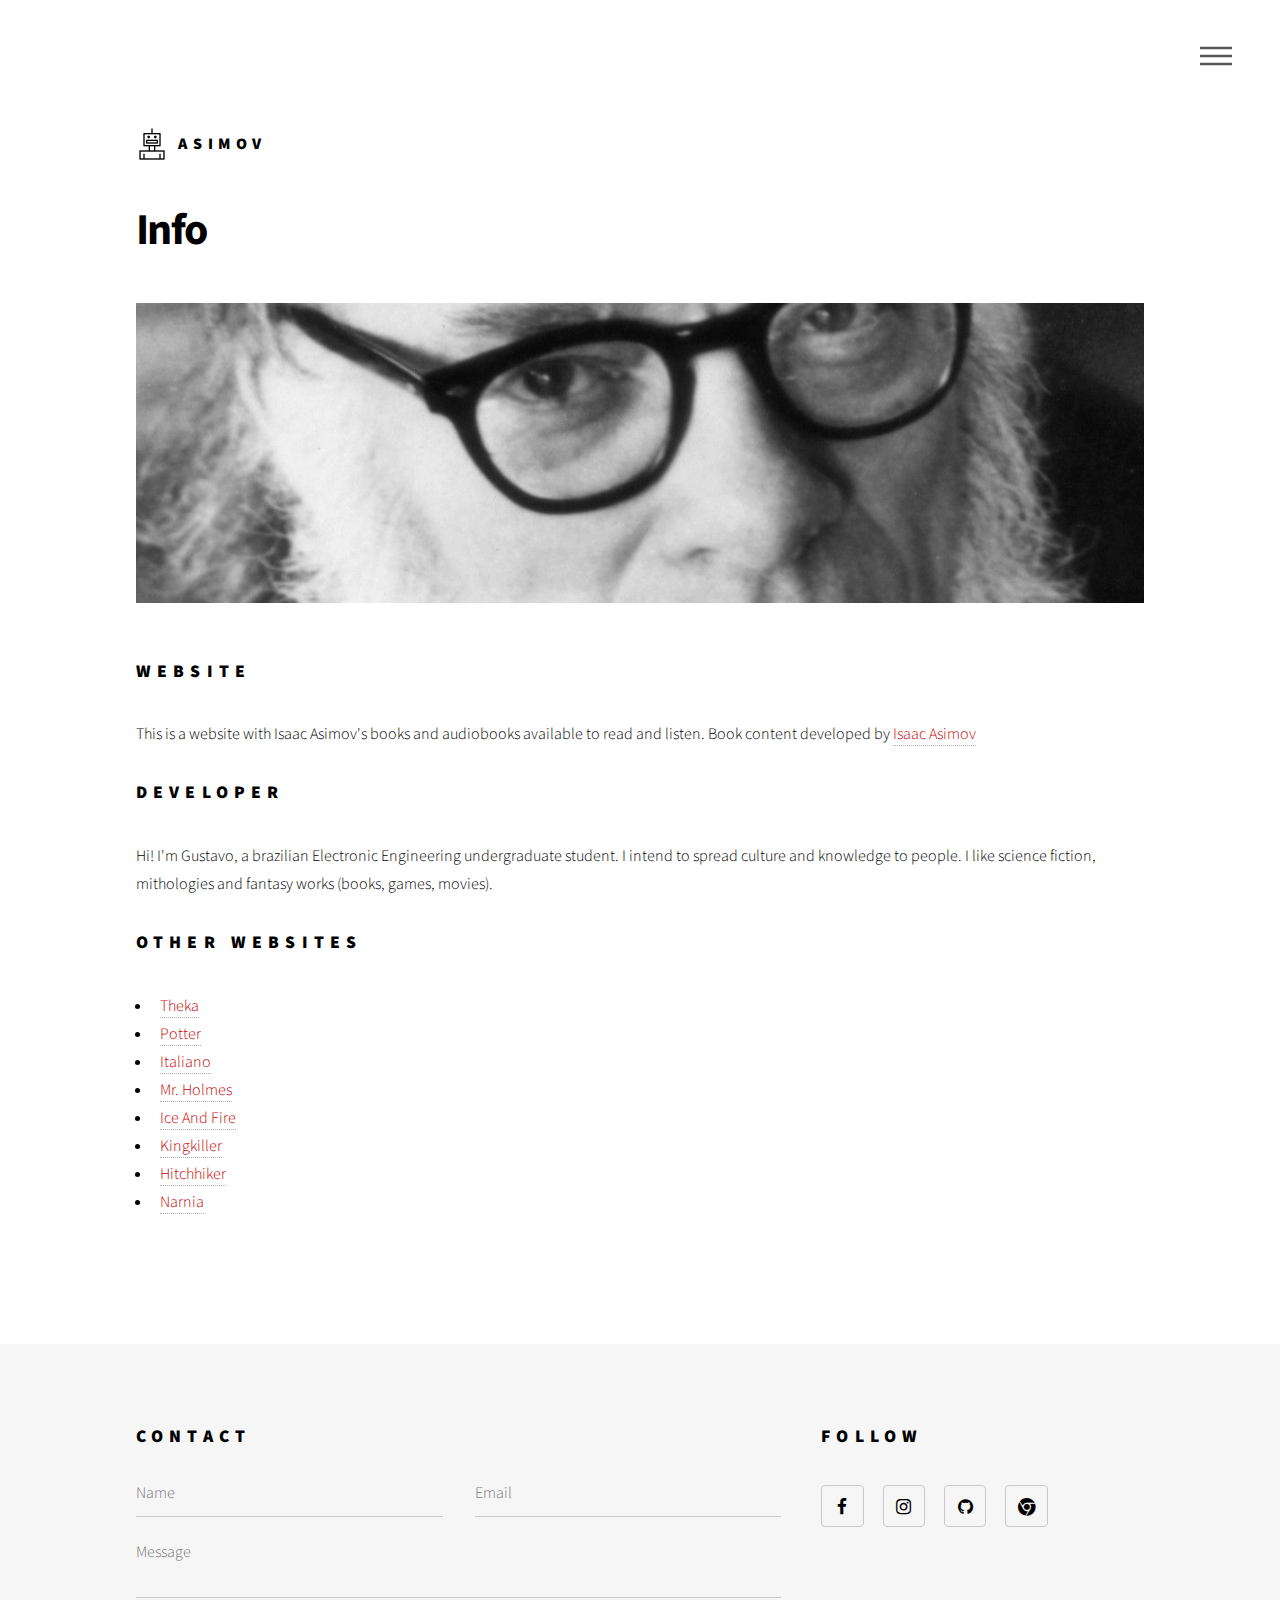
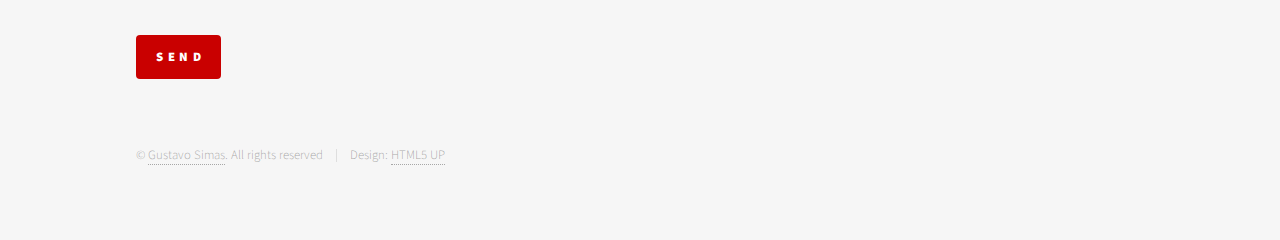
<file: info.html>
<!DOCTYPE HTML>
<!--
	Phantom by HTML5 UP
	html5up.net | @ajlkn
	Free for personal and commercial use under the CCA 3.0 license (html5up.net/license)
-->
<html>
<head>
	<title>Asimov</title>

	<link rel="shortcut icon" href="images/favicon.ico">


	<meta charset="utf-8" />
	<meta name="viewport" content="width=device-width, initial-scale=1" />
	<!--[if lte IE 8]><script src="assets/js/ie/html5shiv.js"></script><![endif]-->
	<link rel="stylesheet" href="assets/css/main.css" />
	<!--[if lte IE 9]><link rel="stylesheet" href="assets/css/ie9.css" /><![endif]-->
	<!--[if lte IE 8]><link rel="stylesheet" href="assets/css/ie8.css" /><![endif]-->


</head>
<body>
	<!-- Wrapper -->
	<div id="wrapper">

		<!-- Header -->
		<header id="header">
			<div class="inner">

				<!-- Logo -->
				<a href="index.html" class="logo">
					<span class="symbol"><img src="images/roboticon.png" alt="" /></span><span class="title">Asimov</span>
				</a>

				<!-- Nav -->
				<nav>
					<ul>
						<li><a href="#menu">Menu</a></li>
					</ul>
				</nav>

			</div>
		</header>

		<!-- Menu -->
		<nav id="menu">
			<h2>Menu</h2>
			<ul>
				<li><a href="index.html">Home</a></li>
				<li><a href="info.html">Info</a></li>
			</ul>
		</nav>

		<!-- Main -->
		<div id="main">
			<div class="inner">
				<h1>Info</h1>

				<style>
				.parallax { 
					/* The image used */
					background-image: url("images/asimov.jpg");

					/* Set a specific height */
					height: 300px; 

					/* Create the parallax scrolling effect */
					background-attachment: fixed;
					background-position: center;
					background-repeat: no-repeat;
					background-size: cover;
				}
			</style>

			<!-- Container element -->
			<div class="parallax"></div>
			<br><br>

			<h2>Website</h2>
			<p>This is a website with Isaac Asimov's books and audiobooks available to read and listen. Book content developed by <a target="_blank" href="https://en.wikipedia.org/wiki/Isaac_Asimov">Isaac Asimov</a></p>

			<h2>Developer</h2>
			<p>Hi! I'm Gustavo, a brazilian Electronic Engineering undergraduate student. I intend to spread culture and knowledge to people. I like science fiction, mithologies and fantasy works (books, games, movies).</p>

			<h2>Other websites</h2>
			<p><ul>
				<li><a href="http://theka.tk" target="_blank">Theka</a></li>
				<li><a href="http://potter.cf" target="_blank">Potter</a></li>
				<li><a href="http://italiano.ml" target="_blank">Italiano</a></li>
				<li><a href="http://mrholmes.ml" target="_blank">Mr. Holmes</a></li>
				<li><a href="http://iceandfire.ga" target="_blank">Ice And Fire</a></li>
				<li><a href="http://kingkiller.cf" target="_blank">Kingkiller</a></li>
				<li><a href="http://hitchhiker.tk" target="_blank">Hitchhiker</a></li>
				<li><a href="http://narnia.gq" target="_blank">Narnia</a></li>
			</ul>
			</p>

		</div>
	</div>

	<!-- Footer -->
	<footer id="footer">
		<div class="inner">
			<section>
				<h2>Contact</h2>
				<form action="https://formspree.io/gustavosimassilva@gmail.com" method="POST">
					<div class="field half first">
						<input type="text" name="Name" id="name" placeholder="Name" />
					</div>
					<div class="field half">
						<input type="email" name="Email" id="email" name="_replyto" placeholder="Email" />
					</div>
					<div class="field">
						<textarea name="Message" id="message" placeholder="Message"></textarea>
					</div>
					<ul class="actions">
						<li><input type="submit" value="Send" class="special" /></li>
					</ul>
				</form>
			</section>
			<section>
				<h2>Follow</h2>
				<ul class="icons">
					<li><a href="http://facebook.com/simasgs" target="_blank" class="icon style2 fa-facebook"><span class="label">Facebook</span></a></li>
					<li><a href="https:/instagram.com/tudoemsimas" target="_blank" class="icon style2 fa-instagram"><span class="label">Instagram</span></a></li>
					<li><a href="https://github.com/GSimas" target="_blank" class="icon style2 fa-github"><span class="label">GitHub</span></a></li>
					<li><a href="http://www.gsimas.github.io/" target="_blank" class="icon style2 fa-chrome"><span class="label">Phone</span></a></li>
				</ul>
			</section>
			<ul class="copyright">
				<li>&copy; <a target="_blank" href="http://gsimas.github.io">Gustavo Simas</a>. All rights reserved</li><li>Design: <a href="http://html5up.net">HTML5 UP</a></li>
			</ul>
		</div>
	</footer>

</div>

<!-- Scripts -->
<script src="assets/js/jquery.min.js"></script>
<script src="assets/js/skel.min.js"></script>
<script src="assets/js/util.js"></script>
<!--[if lte IE 8]><script src="assets/js/ie/respond.min.js"></script><![endif]-->
<script src="assets/js/main.js"></script>

</body>
</html>
</file>
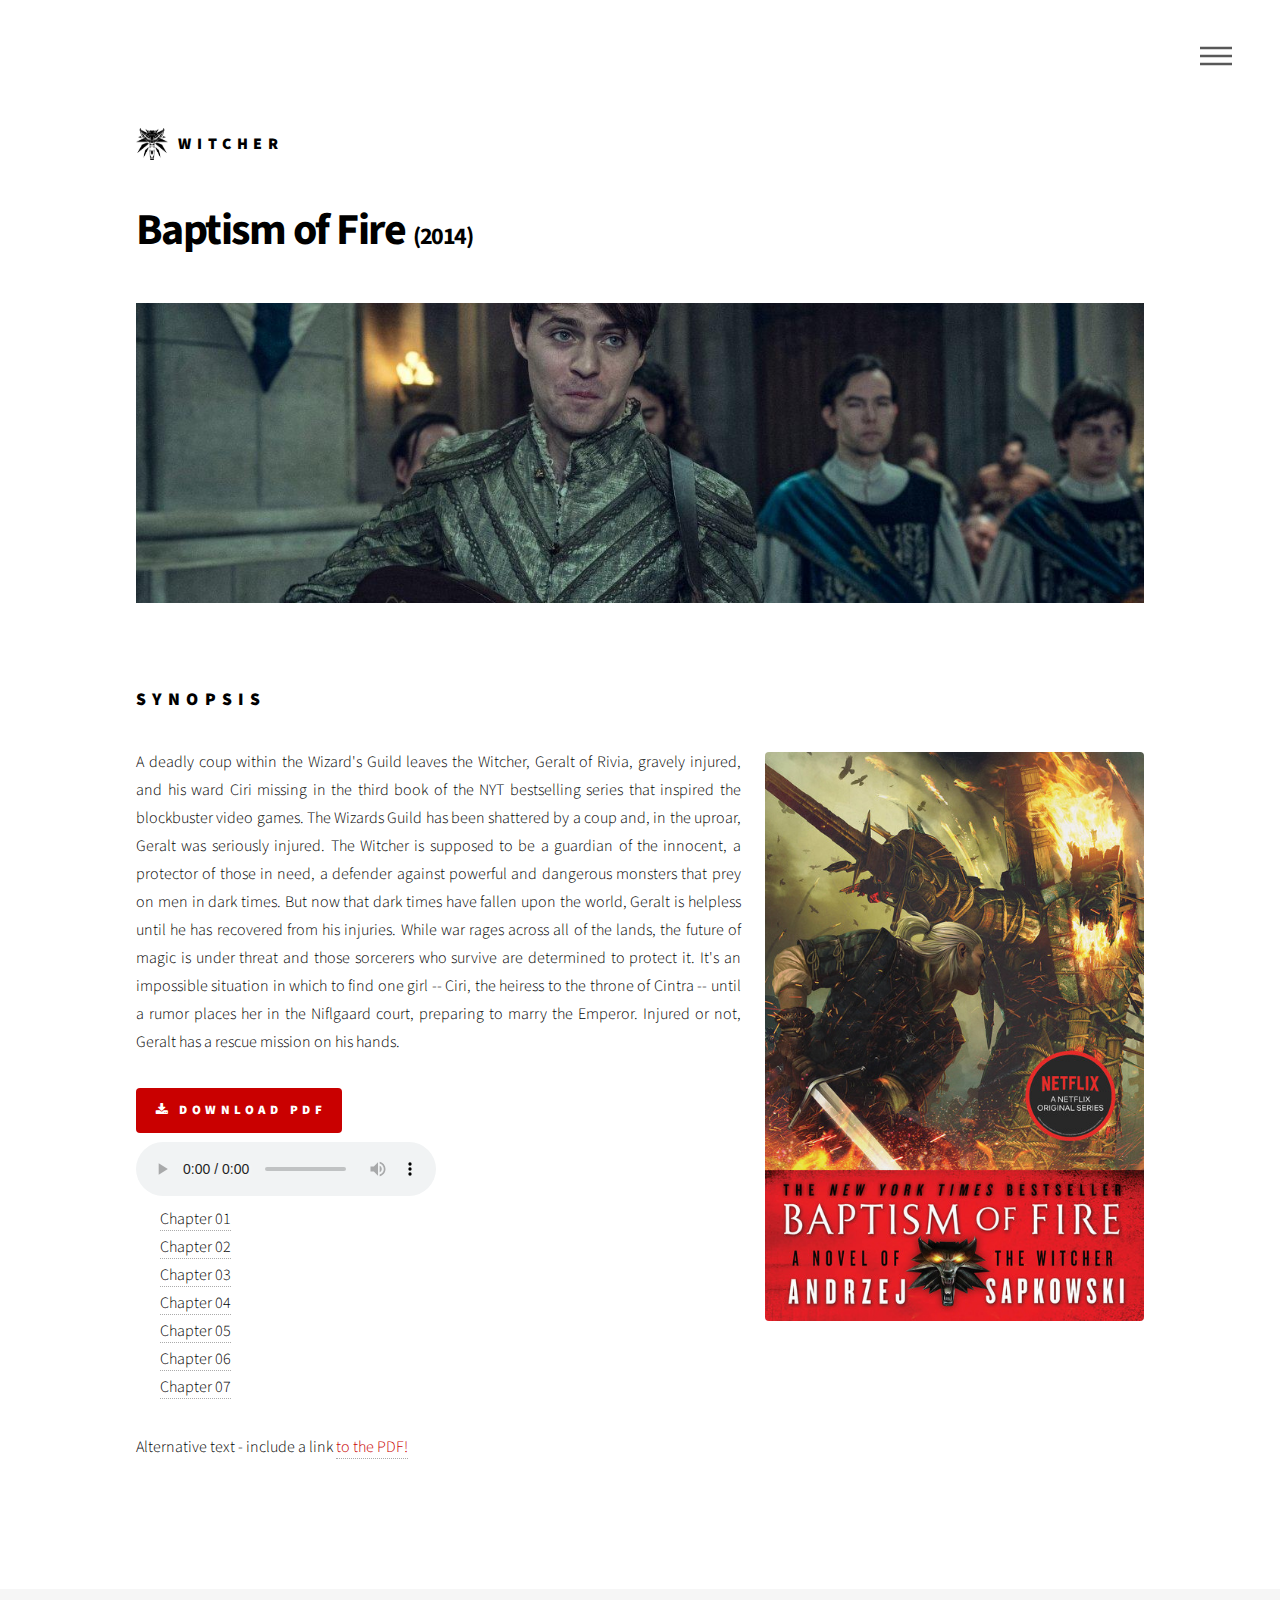
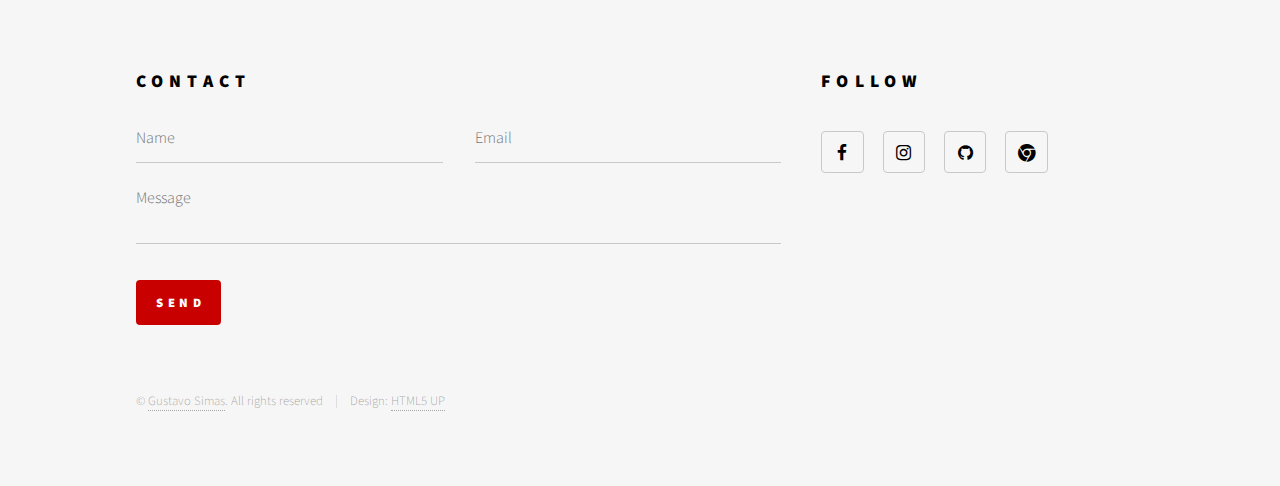
<file: Books/Baptism_Fire/baptismfire.html>
<!DOCTYPE HTML>
<!--
	Phantom by HTML5 UP
	html5up.net | @ajlkn
	Free for personal and commercial use under the CCA 3.0 license (html5up.net/license)
-->
<html>
<head>
	<title>Witcher</title>

	<link rel="shortcut icon" href="../../images/favicon.ico">


	<meta charset="utf-8" />
	<meta name="viewport" content="width=device-width, initial-scale=1" />
	<!--[if lte IE 8]><script src="assets/js/ie/html5shiv.js"></script><![endif]-->
	<link rel="stylesheet" href="../../assets/css/main.css" />
	<!--[if lte IE 9]><link rel="stylesheet" href="assets/css/ie9.css" /><![endif]-->
	<!--[if lte IE 8]><link rel="stylesheet" href="assets/css/ie8.css" /><![endif]-->

	<style>
	#playlist{
		list-style: none;
	}
	#playlist li a{
		color:black;
		text-decoration: none;
	}
	#playlist .current-song a{
		color:blue;
	}
</style>


</head>
<body>
	<!-- Wrapper -->
	<div id="wrapper">

		<!-- Header -->
		<header id="header">
			<div class="inner">

				<!-- Logo -->
				<a href="../../index.html" class="logo">
					<span class="symbol"><img src="../../images/witcherlogo.png" alt="" /></span><span class="title">Witcher</span>
				</a>

				<!-- Nav -->
				<nav>
					<ul>
						<li><a href="#menu">Menu</a></li>
					</ul>
				</nav>

			</div>
		</header>

		<!-- Menu -->
		<nav id="menu">
			<h2>Menu</h2>
			<ul>
				<li><a href="../../index.html">Home</a></li>
				<li><a href="../../info.html">Info</a></li>
			</ul>
		</nav>

		<!-- Main -->
		<div id="main">
			<div class="inner">
				<h1>Baptism of Fire <font size="5px">(2014)</font></h1>

				<style>
				.parallax { 
					/* The image used */
					background-image: url("baptismfirephoto.jpeg");

					/* Set a specific height */
					height: 300px; 

					/* Create the parallax scrolling effect */
					background-attachment: fixed;
					background-position: center;
					background-repeat: no-repeat;
					background-size: cover;
				}
			</style>

			<!-- Container element -->
			<div class="parallax"></div>
			<br><br><br>

				<h2>Synopsis</h2>
				<p align="justify"><span class="image right"><a href="Baptism of Fire.pdf" target="_blank"><img src="baptism_fire_cover.jpg" alt="" /></a></span>A deadly coup within the Wizard's Guild leaves the Witcher, Geralt of Rivia, gravely injured, and his ward Ciri missing in the third book of the NYT bestselling series that inspired the blockbuster video games.

				The Wizards Guild has been shattered by a coup and, in the uproar, Geralt was seriously injured. The Witcher is supposed to be a guardian of the innocent, a protector of those in need, a defender against powerful and dangerous monsters that prey on men in dark times.

				But now that dark times have fallen upon the world, Geralt is helpless until he has recovered from his injuries.

				While war rages across all of the lands, the future of magic is under threat and those sorcerers who survive are determined to protect it. It's an impossible situation in which to find one girl -- Ciri, the heiress to the throne of Cintra -- until a rumor places her in the Niflgaard court, preparing to marry the Emperor.

				Injured or not, Geralt has a rescue mission on his hands.</p>


				<a href="Baptism of Fire.pdf" target="_blank" class="button special icon fa-download">Download PDF</a>
				<br>
				<audio autostart="0" autoplay="false" type="audio/mpeg" src="" controls id="audioPlayer">
					Sorry, your browser doesn't support html5!
				</audio>
				<ul id="playlist">

					<li class="current-song"><a href=""></a></li>

					<li><a href="baptism_fire_01.mp3">Chapter 01</a></li>

					<li><a href="baptism_fire_02.mp3">Chapter 02</a></li>

					<li><a href="baptism_fire_03.mp3">Chapter 03</a></li>

					<li><a href="baptism_fire_04.mp3">Chapter 04</a></li>

					<li><a href="baptism_fire_05.mp3">Chapter 05</a></li>

					<li><a href="baptism_fire_06.mp3">Chapter 06</a></li>

					<li><a href="baptism_fire_07.mp3">Chapter 07</a></li>

				</ul>
				<script src="https://code.jquery.com/jquery-2.2.0.js"></script>
				<script src="../../assets/audioPlayer.js"></script>
				<script>
				        // loads the audio player
				        audioPlayer();
				    </script>

				    <object data="Baptism of Fire.pdf" type="application/pdf" width="100%" height="900px">
				    	<p>Alternative text - include a link <a href="Baptism of Fire.pdf">to the PDF!</a></p>
				    </object>

				</div>
			</div>

			<!-- Footer -->
			<footer id="footer">
				<div class="inner">
					<section>
						<h2>Contact</h2>
						<form action="https://formspree.io/gustavosimassilva@gmail.com" method="POST">
							<div class="field half first">
								<input type="text" name="Name" id="name" placeholder="Name" />
							</div>
							<div class="field half">
								<input type="email" name="Email" id="email" name="_replyto" placeholder="Email" />
							</div>
							<div class="field">
								<textarea name="Message" id="message" placeholder="Message"></textarea>
							</div>
							<ul class="actions">
								<li><input type="submit" value="Send" class="special" /></li>
							</ul>
						</form>
					</section>
					<section>
						<h2>Follow</h2>
						<ul class="icons">
							<li><a href="http://facebook.com/simasgs" target="_blank" class="icon style2 fa-facebook"><span class="label">Facebook</span></a></li>
							<li><a href="https:/instagram.com/tudoemsimas" target="_blank" class="icon style2 fa-instagram"><span class="label">Instagram</span></a></li>
							<li><a href="https://github.com/GSimas" target="_blank" class="icon style2 fa-github"><span class="label">GitHub</span></a></li>
							<li><a href="http://www.gsimas.github.io/" target="_blank" class="icon style2 fa-chrome"><span class="label">Phone</span></a></li>
						</ul>
					</section>
					<ul class="copyright">
						<li>&copy; <a target="_blank" href="http://gsimas.github.io">Gustavo Simas</a>. All rights reserved</li><li>Design: <a href="http://html5up.net">HTML5 UP</a></li>
					</ul>
				</div>
			</footer>

		</div>

		<!-- Scripts -->
		<script src="../../assets/js/jquery.min.js"></script>
		<script src="../../assets/js/skel.min.js"></script>
		<script src="../../assets/js/util.js"></script>
		<!--[if lte IE 8]><script src="assets/js/ie/respond.min.js"></script><![endif]-->
		<script src="../../assets/js/main.js"></script>

	</body>
	</html>
</file>
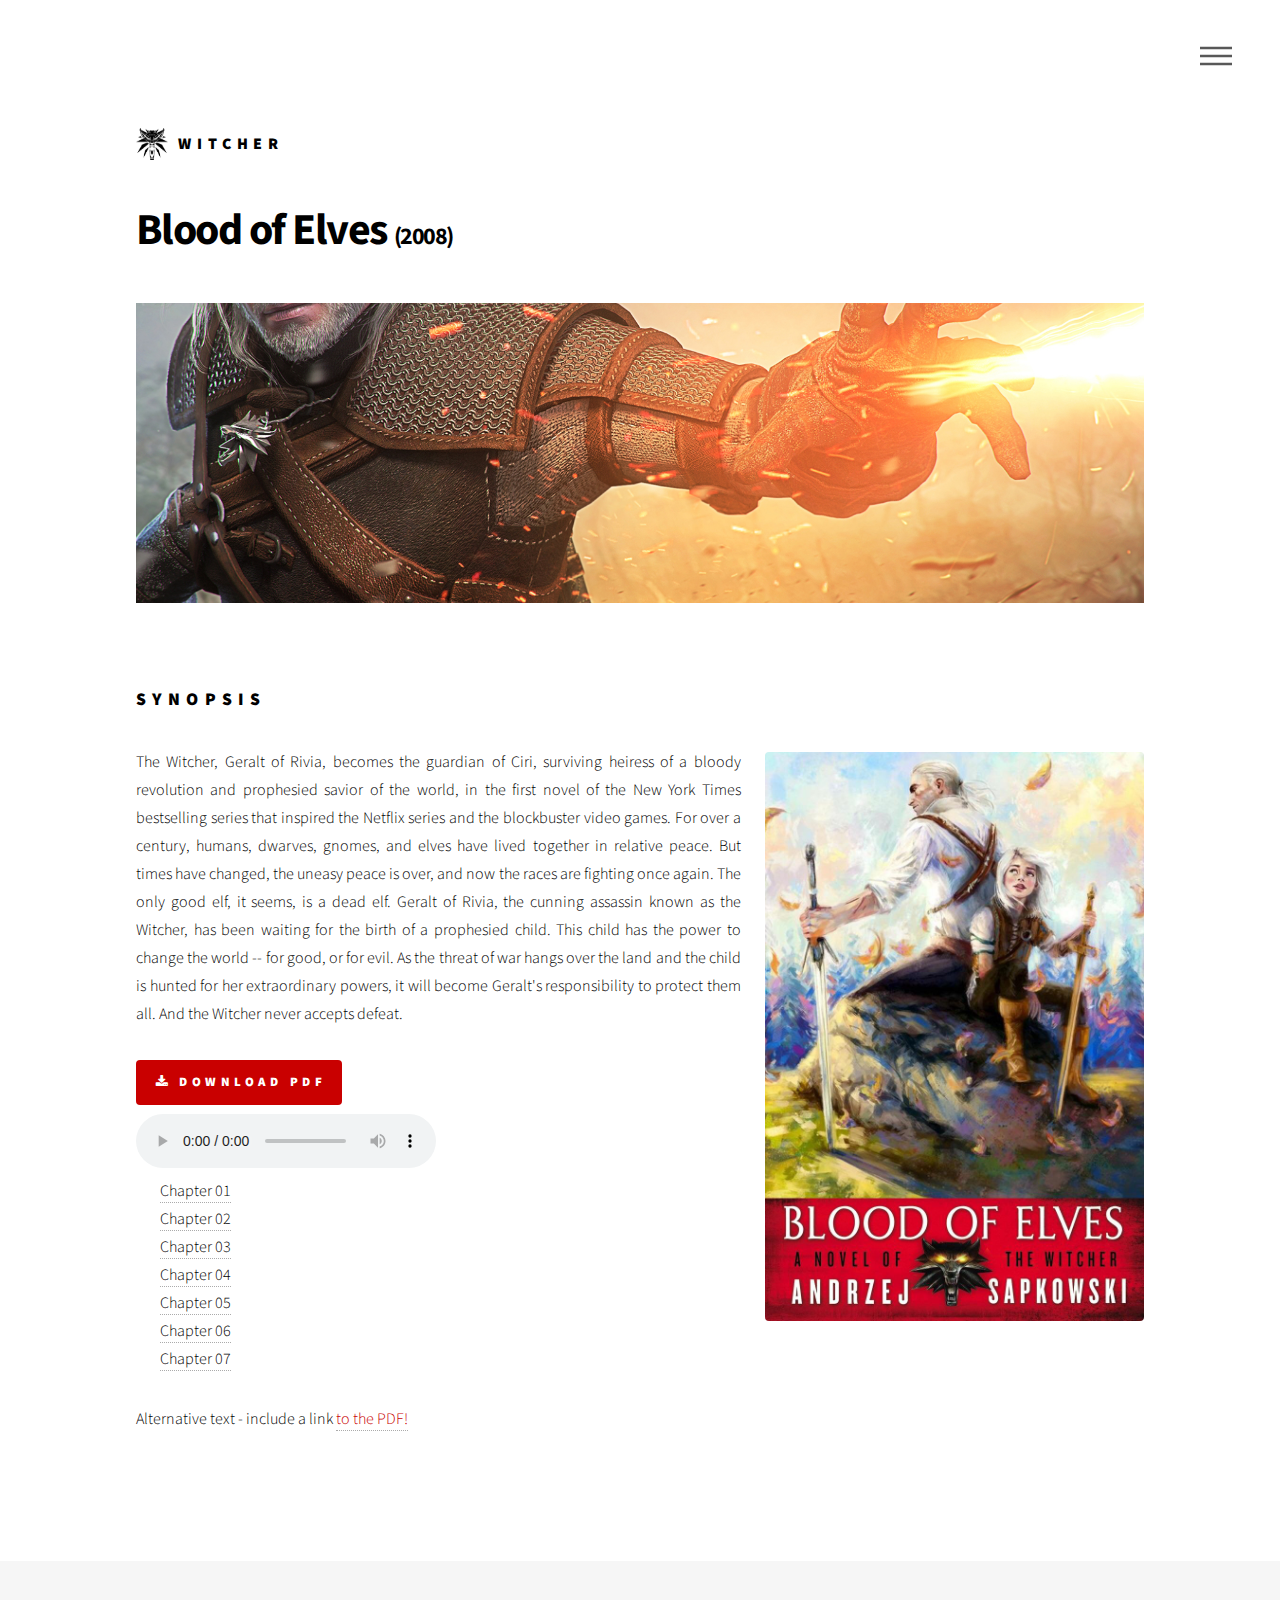
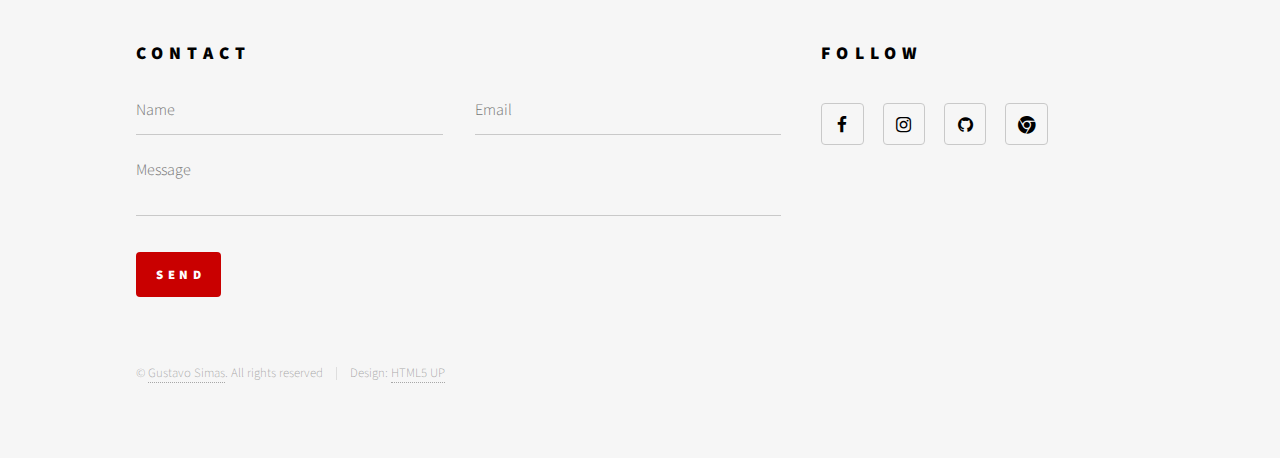
<file: Books/Blood_Elves/bloodelves.html>
<!DOCTYPE HTML>
<!--
	Phantom by HTML5 UP
	html5up.net | @ajlkn
	Free for personal and commercial use under the CCA 3.0 license (html5up.net/license)
-->
<html>
<head>
	<title>Witcher</title>

	<link rel="shortcut icon" href="../../images/favicon.ico">


	<meta charset="utf-8" />
	<meta name="viewport" content="width=device-width, initial-scale=1" />
	<!--[if lte IE 8]><script src="assets/js/ie/html5shiv.js"></script><![endif]-->
	<link rel="stylesheet" href="../../assets/css/main.css" />
	<!--[if lte IE 9]><link rel="stylesheet" href="assets/css/ie9.css" /><![endif]-->
	<!--[if lte IE 8]><link rel="stylesheet" href="assets/css/ie8.css" /><![endif]-->

	<style>
	#playlist{
		list-style: none;
	}
	#playlist li a{
		color:black;
		text-decoration: none;
	}
	#playlist .current-song a{
		color:blue;
	}
</style>


</head>
<body>
	<!-- Wrapper -->
	<div id="wrapper">

		<!-- Header -->
		<header id="header">
			<div class="inner">

				<!-- Logo -->
				<a href="../../index.html" class="logo">
					<span class="symbol"><img src="../../images/witcherlogo.png" alt="" /></span><span class="title">Witcher</span>
				</a>

				<!-- Nav -->
				<nav>
					<ul>
						<li><a href="#menu">Menu</a></li>
					</ul>
				</nav>

			</div>
		</header>

		<!-- Menu -->
		<nav id="menu">
			<h2>Menu</h2>
			<ul>
				<li><a href="../../index.html">Home</a></li>
				<li><a href="../../info.html">Info</a></li>
			</ul>
		</nav>

		<!-- Main -->
		<div id="main">
			<div class="inner">
				<h1>Blood of Elves <font size="5px">(2008)</font></h1>

				<style>
				.parallax { 
					/* The image used */
					background-image: url("bloodelvesphoto.jpg");

					/* Set a specific height */
					height: 300px; 

					/* Create the parallax scrolling effect */
					background-attachment: fixed;
					background-position: center;
					background-repeat: no-repeat;
					background-size: cover;
				}
			</style>

			<!-- Container element -->
			<div class="parallax"></div>
			<br><br><br>

				<h2>Synopsis</h2>
				<p align="justify"><span class="image right"><a href="Blood of Elves.pdf" target="_blank"><img src="blood_elves_cover.jpg" alt="" /></a></span>The Witcher, Geralt of Rivia, becomes the guardian of Ciri, surviving heiress of a bloody revolution and prophesied savior of the world, in the first novel of the New York Times bestselling series that inspired the Netflix series and the blockbuster video games.

				For over a century, humans, dwarves, gnomes, and elves have lived together in relative peace. But times have changed, the uneasy peace is over, and now the races are fighting once again. The only good elf, it seems, is a dead elf.

				Geralt of Rivia, the cunning assassin known as the Witcher, has been waiting for the birth of a prophesied child. This child has the power to change the world -- for good, or for evil.

				As the threat of war hangs over the land and the child is hunted for her extraordinary powers, it will become Geralt's responsibility to protect them all. And the Witcher never accepts defeat.</p>


				<a href="Blood of Elves.pdf" target="_blank" class="button special icon fa-download">Download PDF</a>
				<br>
				<audio autostart="0" autoplay="false" type="audio/mpeg" src="" controls id="audioPlayer">
					Sorry, your browser doesn't support html5!
				</audio>
				<ul id="playlist">

					<li class="current-song"><a href=""></a></li>

					<li><a href="blood_elves_01.mp3">Chapter 01</a></li>

					<li><a href="blood_elves_02.mp3">Chapter 02</a></li>

					<li><a href="blood_elves_03.mp3">Chapter 03</a></li>

					<li><a href="blood_elves_04.mp3">Chapter 04</a></li>

					<li><a href="blood_elves_05.mp3">Chapter 05</a></li>

					<li><a href="blood_elves_06.mp3">Chapter 06</a></li>

					<li><a href="blood_elves_07.mp3">Chapter 07</a></li>

				</ul>
				<script src="https://code.jquery.com/jquery-2.2.0.js"></script>
				<script src="../../assets/audioPlayer.js"></script>
				<script>
				        // loads the audio player
				        audioPlayer();
				    </script>

				    <object data="Blood of Elves.pdf" type="application/pdf" width="100%" height="900px">
				    	<p>Alternative text - include a link <a href="Blood of Elves.pdf">to the PDF!</a></p>
				    </object>

				</div>
			</div>

			<!-- Footer -->
			<footer id="footer">
				<div class="inner">
					<section>
						<h2>Contact</h2>
						<form action="https://formspree.io/gustavosimassilva@gmail.com" method="POST">
							<div class="field half first">
								<input type="text" name="Name" id="name" placeholder="Name" />
							</div>
							<div class="field half">
								<input type="email" name="Email" id="email" name="_replyto" placeholder="Email" />
							</div>
							<div class="field">
								<textarea name="Message" id="message" placeholder="Message"></textarea>
							</div>
							<ul class="actions">
								<li><input type="submit" value="Send" class="special" /></li>
							</ul>
						</form>
					</section>
					<section>
						<h2>Follow</h2>
						<ul class="icons">
							<li><a href="http://facebook.com/simasgs" target="_blank" class="icon style2 fa-facebook"><span class="label">Facebook</span></a></li>
							<li><a href="https:/instagram.com/tudoemsimas" target="_blank" class="icon style2 fa-instagram"><span class="label">Instagram</span></a></li>
							<li><a href="https://github.com/GSimas" target="_blank" class="icon style2 fa-github"><span class="label">GitHub</span></a></li>
							<li><a href="http://www.gsimas.github.io/" target="_blank" class="icon style2 fa-chrome"><span class="label">Phone</span></a></li>
						</ul>
					</section>
					<ul class="copyright">
						<li>&copy; <a target="_blank" href="http://gsimas.github.io">Gustavo Simas</a>. All rights reserved</li><li>Design: <a href="http://html5up.net">HTML5 UP</a></li>
					</ul>
				</div>
			</footer>

		</div>

		<!-- Scripts -->
		<script src="../../assets/js/jquery.min.js"></script>
		<script src="../../assets/js/skel.min.js"></script>
		<script src="../../assets/js/util.js"></script>
		<!--[if lte IE 8]><script src="assets/js/ie/respond.min.js"></script><![endif]-->
		<script src="../../assets/js/main.js"></script>

	</body>
	</html>
</file>
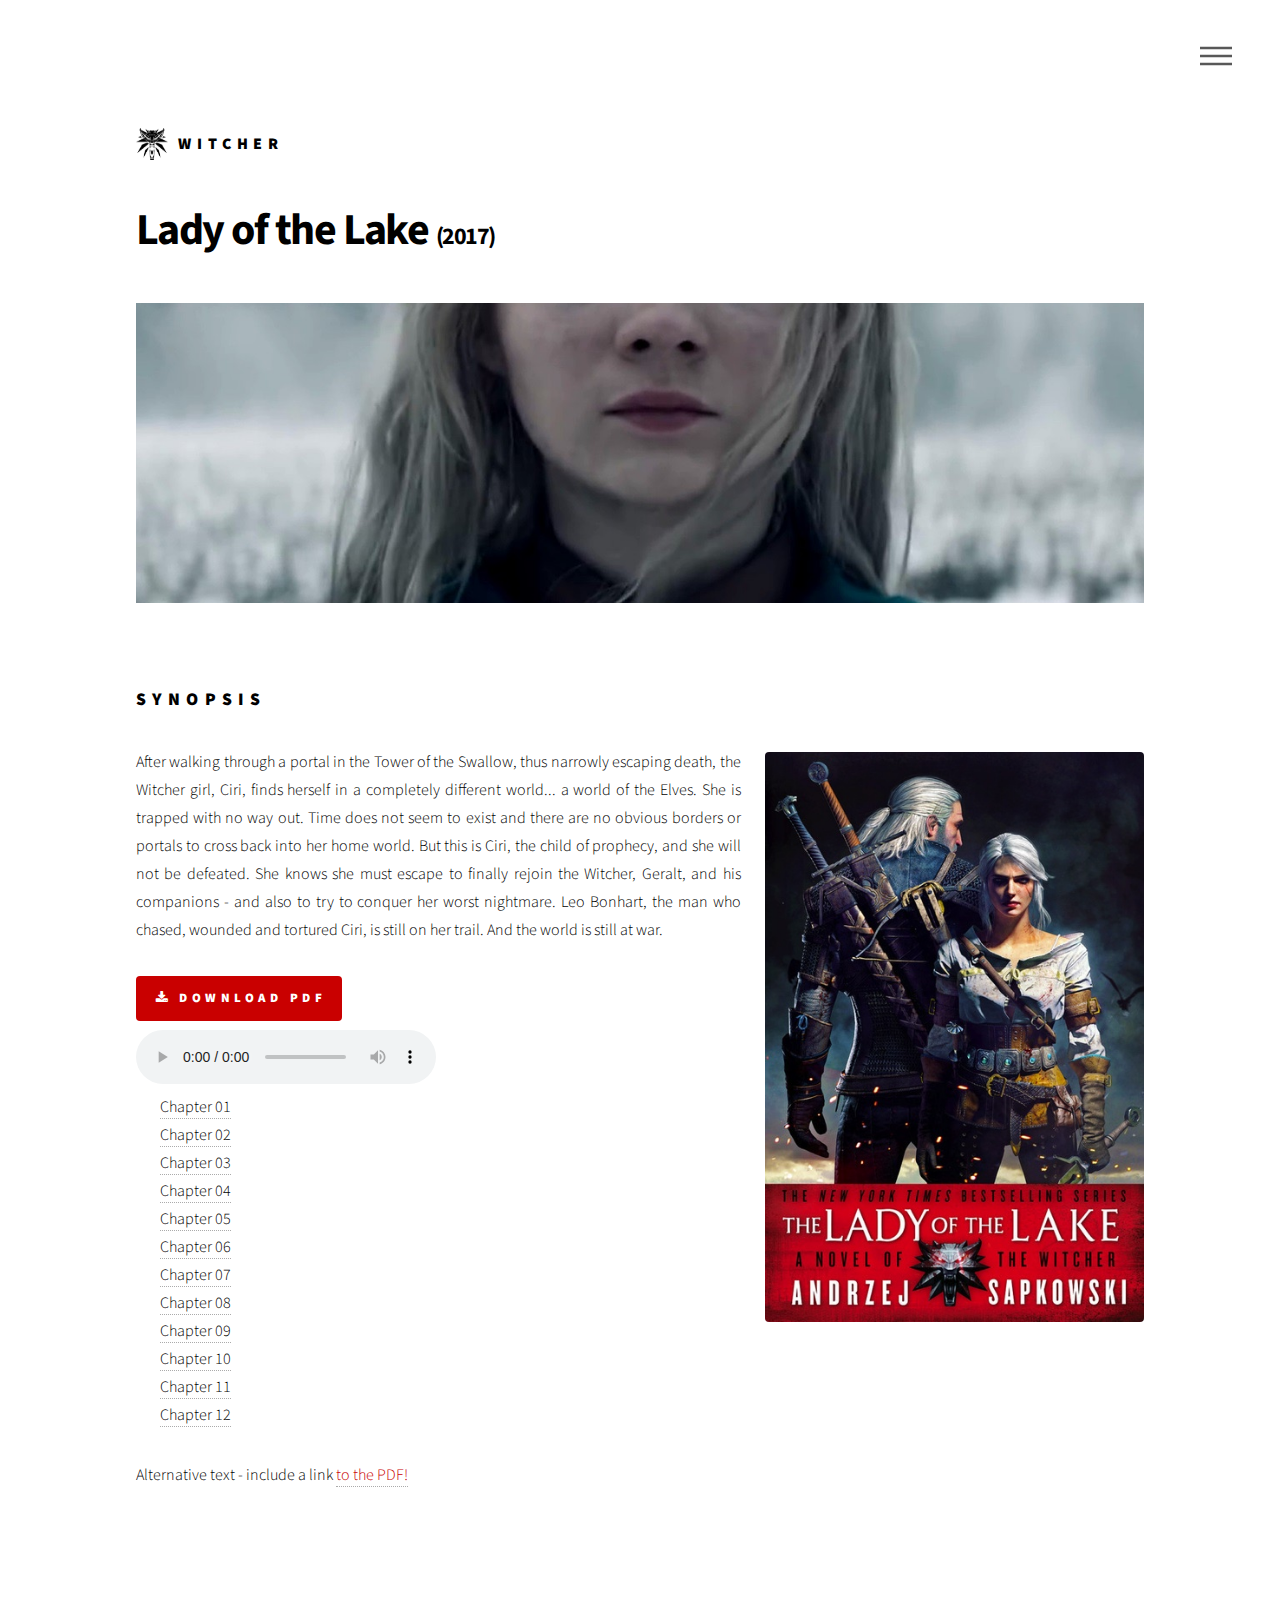
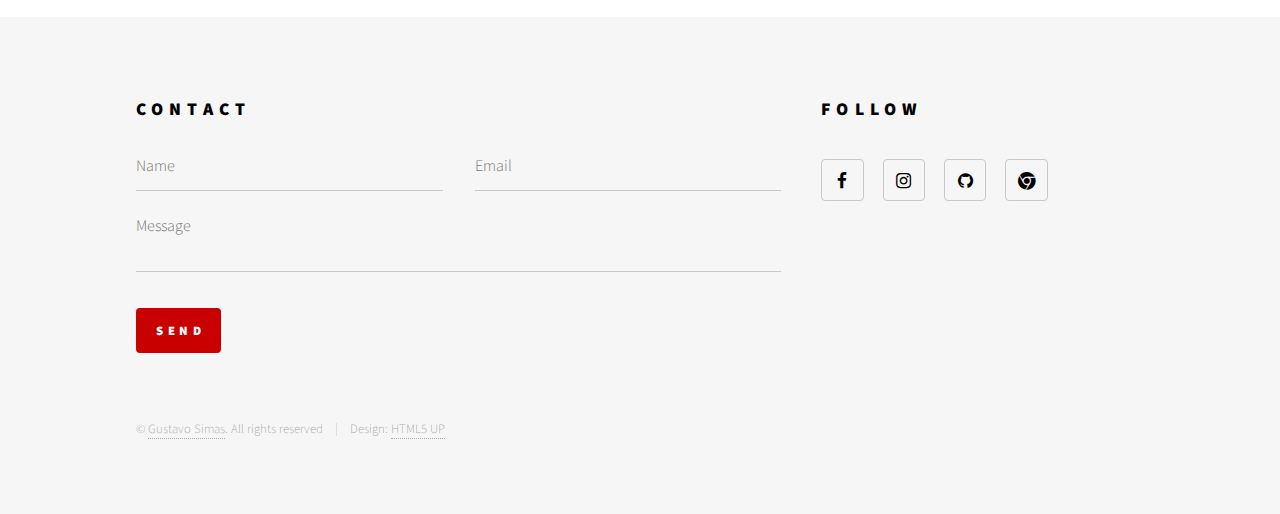
<file: Books/Lady_Lake/ladylake.html>
<!DOCTYPE HTML>
<!--
	Phantom by HTML5 UP
	html5up.net | @ajlkn
	Free for personal and commercial use under the CCA 3.0 license (html5up.net/license)
-->
<html>
<head>
	<title>Witcher</title>

	<link rel="shortcut icon" href="../../images/favicon.ico">


	<meta charset="utf-8" />
	<meta name="viewport" content="width=device-width, initial-scale=1" />
	<!--[if lte IE 8]><script src="assets/js/ie/html5shiv.js"></script><![endif]-->
	<link rel="stylesheet" href="../../assets/css/main.css" />
	<!--[if lte IE 9]><link rel="stylesheet" href="assets/css/ie9.css" /><![endif]-->
	<!--[if lte IE 8]><link rel="stylesheet" href="assets/css/ie8.css" /><![endif]-->

	<style>
	#playlist{
		list-style: none;
	}
	#playlist li a{
		color:black;
		text-decoration: none;
	}
	#playlist .current-song a{
		color:blue;
	}
</style>


</head>
<body>
	<!-- Wrapper -->
	<div id="wrapper">

		<!-- Header -->
		<header id="header">
			<div class="inner">

				<!-- Logo -->
				<a href="../../index.html" class="logo">
					<span class="symbol"><img src="../../images/witcherlogo.png" alt="" /></span><span class="title">Witcher</span>
				</a>

				<!-- Nav -->
				<nav>
					<ul>
						<li><a href="#menu">Menu</a></li>
					</ul>
				</nav>

			</div>
		</header>

		<!-- Menu -->
		<nav id="menu">
			<h2>Menu</h2>
			<ul>
				<li><a href="../../index.html">Home</a></li>
				<li><a href="../../info.html">Info</a></li>
			</ul>
		</nav>

		<!-- Main -->
		<div id="main">
			<div class="inner">
				<h1>Lady of the Lake <font size="5px">(2017)</font></h1>

				<style>
				.parallax { 
					/* The image used */
					background-image: url("ladylakephoto.jpg");

					/* Set a specific height */
					height: 300px; 

					/* Create the parallax scrolling effect */
					background-attachment: fixed;
					background-position: center;
					background-repeat: no-repeat;
					background-size: cover;
				}
			</style>

			<!-- Container element -->
			<div class="parallax"></div>
			<br><br><br>

				<h2>Synopsis</h2>
				<p align="justify"><span class="image right"><a href="Lady of the Lake.pdf" target="_blank"><img src="lady_lake_cover.jpg" alt="" /></a></span>After walking through a portal in the Tower of the Swallow, thus narrowly escaping death, the Witcher girl, Ciri, finds herself in a completely different world... a world of the Elves. She is trapped with no way out. Time does not seem to exist and there are no obvious borders or portals to cross back into her home world.

				But this is Ciri, the child of prophecy, and she will not be defeated. She knows she must escape to finally rejoin the Witcher, Geralt, and his companions - and also to try to conquer her worst nightmare. Leo Bonhart, the man who chased, wounded and tortured Ciri, is still on her trail. And the world is still at war.</p>


				<a href="Lady of the Lake.pdf" target="_blank" class="button special icon fa-download">Download PDF</a>
				<br>
				<audio autostart="0" autoplay="false" type="audio/mpeg" src="" controls id="audioPlayer">
					Sorry, your browser doesn't support html5!
				</audio>
				<ul id="playlist">

					<li class="current-song"><a href=""></a></li>

					<li><a href="lady_lake_01.mp3">Chapter 01</a></li>

					<li><a href="lady_lake_02.mp3">Chapter 02</a></li>

					<li><a href="lady_lake_03.mp3">Chapter 03</a></li>

					<li><a href="lady_lake_04.mp3">Chapter 04</a></li>

					<li><a href="lady_lake_05.mp3">Chapter 05</a></li>

					<li><a href="lady_lake_06.mp3">Chapter 06</a></li>

					<li><a href="lady_lake_07.mp3">Chapter 07</a></li>

					<li><a href="lady_lake_08.mp3">Chapter 08</a></li>

					<li><a href="lady_lake_09.mp3">Chapter 09</a></li>

					<li><a href="lady_lake_10.mp3">Chapter 10</a></li>

					<li><a href="lady_lake_11.mp3">Chapter 11</a></li>

					<li><a href="lady_lake_12.mp3">Chapter 12</a></li>

				</ul>
				<script src="https://code.jquery.com/jquery-2.2.0.js"></script>
				<script src="../../assets/audioPlayer.js"></script>
				<script>
				        // loads the audio player
				        audioPlayer();
				    </script>

				    <object data="Lady of the Lake.pdf" type="application/pdf" width="100%" height="900px">
				    	<p>Alternative text - include a link <a href="Lady of the Lake.pdf">to the PDF!</a></p>
				    </object>

				</div>
			</div>

			<!-- Footer -->
			<footer id="footer">
				<div class="inner">
					<section>
						<h2>Contact</h2>
						<form action="https://formspree.io/gustavosimassilva@gmail.com" method="POST">
							<div class="field half first">
								<input type="text" name="Name" id="name" placeholder="Name" />
							</div>
							<div class="field half">
								<input type="email" name="Email" id="email" name="_replyto" placeholder="Email" />
							</div>
							<div class="field">
								<textarea name="Message" id="message" placeholder="Message"></textarea>
							</div>
							<ul class="actions">
								<li><input type="submit" value="Send" class="special" /></li>
							</ul>
						</form>
					</section>
					<section>
						<h2>Follow</h2>
						<ul class="icons">
							<li><a href="http://facebook.com/simasgs" target="_blank" class="icon style2 fa-facebook"><span class="label">Facebook</span></a></li>
							<li><a href="https:/instagram.com/tudoemsimas" target="_blank" class="icon style2 fa-instagram"><span class="label">Instagram</span></a></li>
							<li><a href="https://github.com/GSimas" target="_blank" class="icon style2 fa-github"><span class="label">GitHub</span></a></li>
							<li><a href="http://www.gsimas.github.io/" target="_blank" class="icon style2 fa-chrome"><span class="label">Phone</span></a></li>
						</ul>
					</section>
					<ul class="copyright">
						<li>&copy; <a target="_blank" href="http://gsimas.github.io">Gustavo Simas</a>. All rights reserved</li><li>Design: <a href="http://html5up.net">HTML5 UP</a></li>
					</ul>
				</div>
			</footer>

		</div>

		<!-- Scripts -->
		<script src="../../assets/js/jquery.min.js"></script>
		<script src="../../assets/js/skel.min.js"></script>
		<script src="../../assets/js/util.js"></script>
		<!--[if lte IE 8]><script src="assets/js/ie/respond.min.js"></script><![endif]-->
		<script src="../../assets/js/main.js"></script>

	</body>
	</html>
</file>
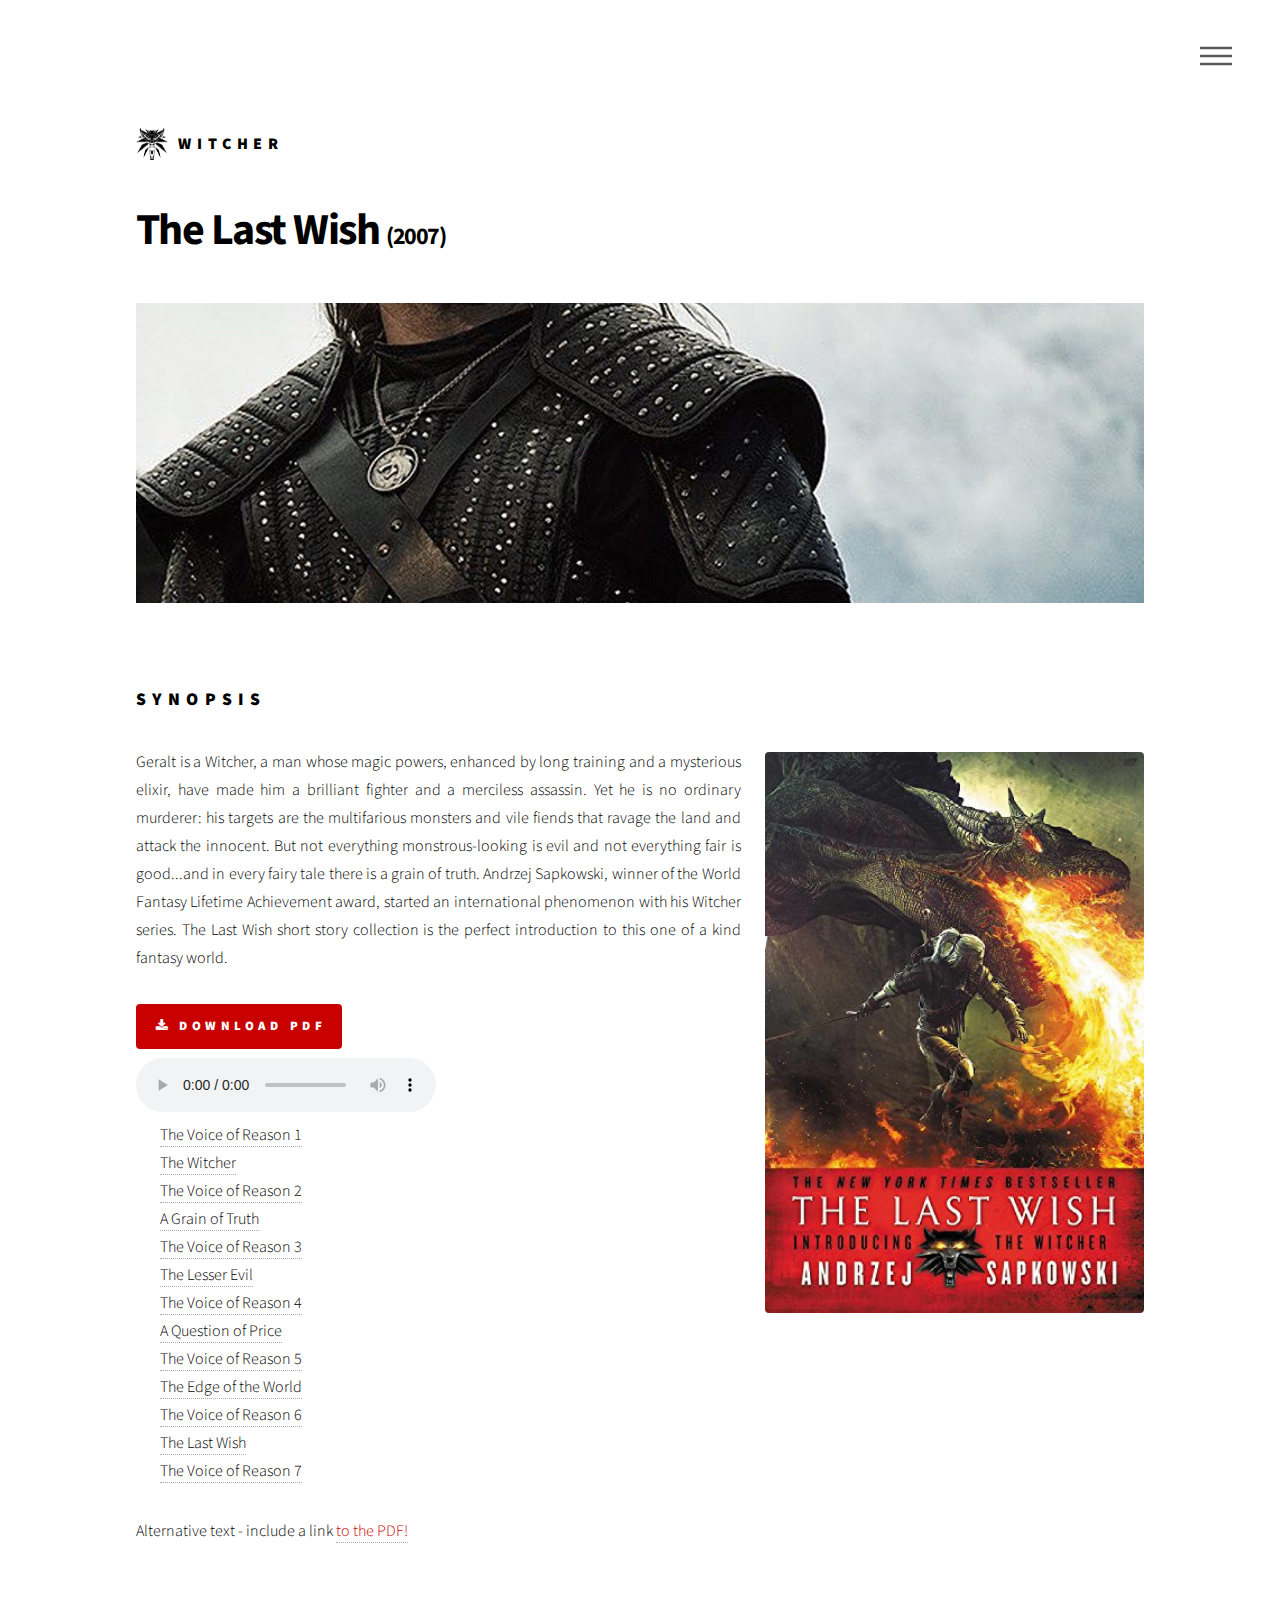
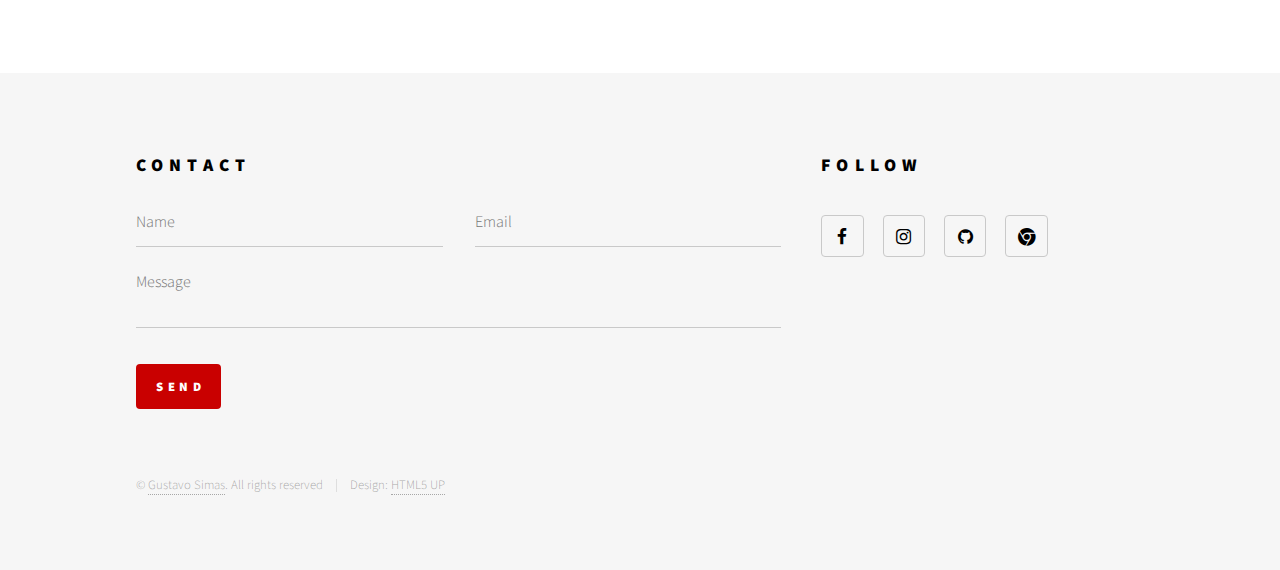
<file: Books/Last_Wish/lastwish.html>
<!DOCTYPE HTML>
<!--
	Phantom by HTML5 UP
	html5up.net | @ajlkn
	Free for personal and commercial use under the CCA 3.0 license (html5up.net/license)
-->
<html>
<head>
	<title>Witcher</title>

	<link rel="shortcut icon" href="../../images/favicon.ico">


	<meta charset="utf-8" />
	<meta name="viewport" content="width=device-width, initial-scale=1" />
	<!--[if lte IE 8]><script src="assets/js/ie/html5shiv.js"></script><![endif]-->
	<link rel="stylesheet" href="../../assets/css/main.css" />
	<!--[if lte IE 9]><link rel="stylesheet" href="assets/css/ie9.css" /><![endif]-->
	<!--[if lte IE 8]><link rel="stylesheet" href="assets/css/ie8.css" /><![endif]-->

	<style>
	#playlist{
		list-style: none;
	}
	#playlist li a{
		color:black;
		text-decoration: none;
	}
	#playlist .current-song a{
		color:blue;
	}
</style>


</head>
<body>
	<!-- Wrapper -->
	<div id="wrapper">

		<!-- Header -->
		<header id="header">
			<div class="inner">

				<!-- Logo -->
				<a href="../../index.html" class="logo">
					<span class="symbol"><img src="../../images/witcherlogo.png" alt="" /></span><span class="title">Witcher</span>
				</a>

				<!-- Nav -->
				<nav>
					<ul>
						<li><a href="#menu">Menu</a></li>
					</ul>
				</nav>

			</div>
		</header>

		<!-- Menu -->
		<nav id="menu">
			<h2>Menu</h2>
			<ul>
				<li><a href="../../index.html">Home</a></li>
				<li><a href="../../info.html">Info</a></li>
			</ul>
		</nav>

		<!-- Main -->
		<div id="main">
			<div class="inner">
				<h1>The Last Wish <font size="5px">(2007)</font></h1>

				<style>
				.parallax { 
					/* The image used */
					background-image: url("lastwishphoto.jpg");

					/* Set a specific height */
					height: 300px; 

					/* Create the parallax scrolling effect */
					background-attachment: fixed;
					background-position: center;
					background-repeat: no-repeat;
					background-size: cover;
				}
			</style>

			<!-- Container element -->
			<div class="parallax"></div>
			<br><br><br>

				<h2>Synopsis</h2>
				<p align="justify"><span class="image right"><a href="The Last Wish.pdf" target="_blank"><img src="last_wish_cover.jpg" alt="" /></a></span>Geralt is a Witcher, a man whose magic powers, enhanced by long training and a mysterious elixir, have made him a brilliant fighter and a merciless assassin. Yet he is no ordinary murderer: his targets are the multifarious monsters and vile fiends that ravage the land and attack the innocent.

				But not everything monstrous-looking is evil and not everything fair is good...and in every fairy tale there is a grain of truth.

				Andrzej Sapkowski, winner of the World Fantasy Lifetime Achievement award, started an international phenomenon with his Witcher series. The Last Wish short story collection is the perfect introduction to this one of a kind fantasy world.</p>


				<a href="The Last Wish.pdf" target="_blank" class="button special icon fa-download">Download PDF</a>
				<br>
				<audio autostart="0" autoplay="false" type="audio/mpeg" src="" controls id="audioPlayer">
					Sorry, your browser doesn't support html5!
				</audio>
				<ul id="playlist">

					<li class="current-song"><a href=""></a></li>

					<li><a href="last_wish_01.mp3">The Voice of Reason 1</a></li>

					<li><a href="last_wish_02.mp3">The Witcher</a></li>

					<li><a href="last_wish_03.mp3">The Voice of Reason 2</a></li>

					<li><a href="last_wish_04.mp3">A Grain of Truth</a></li>

					<li><a href="last_wish_05.mp3">The Voice of Reason 3</a></li>

					<li><a href="last_wish_06.mp3">The Lesser Evil</a></li>

					<li><a href="last_wish_07.mp3">The Voice of Reason 4</a></li>

					<li><a href="last_wish_08.mp3">A Question of Price</a></li>

					<li><a href="last_wish_09.mp3">The Voice of Reason 5</a></li>

					<li><a href="last_wish_10.mp3">The Edge of the World</a></li>

					<li><a href="last_wish_11.mp3">The Voice of Reason 6</a></li>

					<li><a href="last_wish_12.mp3">The Last Wish</a></li>

					<li><a href="last_wish_13.mp3">The Voice of Reason 7</a></li>


				</ul>
				<script src="https://code.jquery.com/jquery-2.2.0.js"></script>
				<script src="../../assets/audioPlayer.js"></script>
				<script>
				        // loads the audio player
				        audioPlayer();
				    </script>

				    <object data="The Last Wish.pdf" type="application/pdf" width="100%" height="900px">
				    	<p>Alternative text - include a link <a href="The Last Wish.pdf">to the PDF!</a></p>
				    </object>

				</div>
			</div>

			<!-- Footer -->
			<footer id="footer">
				<div class="inner">
					<section>
						<h2>Contact</h2>
						<form action="https://formspree.io/gustavosimassilva@gmail.com" method="POST">
							<div class="field half first">
								<input type="text" name="Name" id="name" placeholder="Name" />
							</div>
							<div class="field half">
								<input type="email" name="Email" id="email" name="_replyto" placeholder="Email" />
							</div>
							<div class="field">
								<textarea name="Message" id="message" placeholder="Message"></textarea>
							</div>
							<ul class="actions">
								<li><input type="submit" value="Send" class="special" /></li>
							</ul>
						</form>
					</section>
					<section>
						<h2>Follow</h2>
						<ul class="icons">
							<li><a href="http://facebook.com/simasgs" target="_blank" class="icon style2 fa-facebook"><span class="label">Facebook</span></a></li>
							<li><a href="https:/instagram.com/tudoemsimas" target="_blank" class="icon style2 fa-instagram"><span class="label">Instagram</span></a></li>
							<li><a href="https://github.com/GSimas" target="_blank" class="icon style2 fa-github"><span class="label">GitHub</span></a></li>
							<li><a href="http://www.gsimas.github.io/" target="_blank" class="icon style2 fa-chrome"><span class="label">Phone</span></a></li>
						</ul>
					</section>
					<ul class="copyright">
						<li>&copy; <a target="_blank" href="http://gsimas.github.io">Gustavo Simas</a>. All rights reserved</li><li>Design: <a href="http://html5up.net">HTML5 UP</a></li>
					</ul>
				</div>
			</footer>

		</div>

		<!-- Scripts -->
		<script src="../../assets/js/jquery.min.js"></script>
		<script src="../../assets/js/skel.min.js"></script>
		<script src="../../assets/js/util.js"></script>
		<!--[if lte IE 8]><script src="assets/js/ie/respond.min.js"></script><![endif]-->
		<script src="../../assets/js/main.js"></script>

	</body>
	</html>
</file>
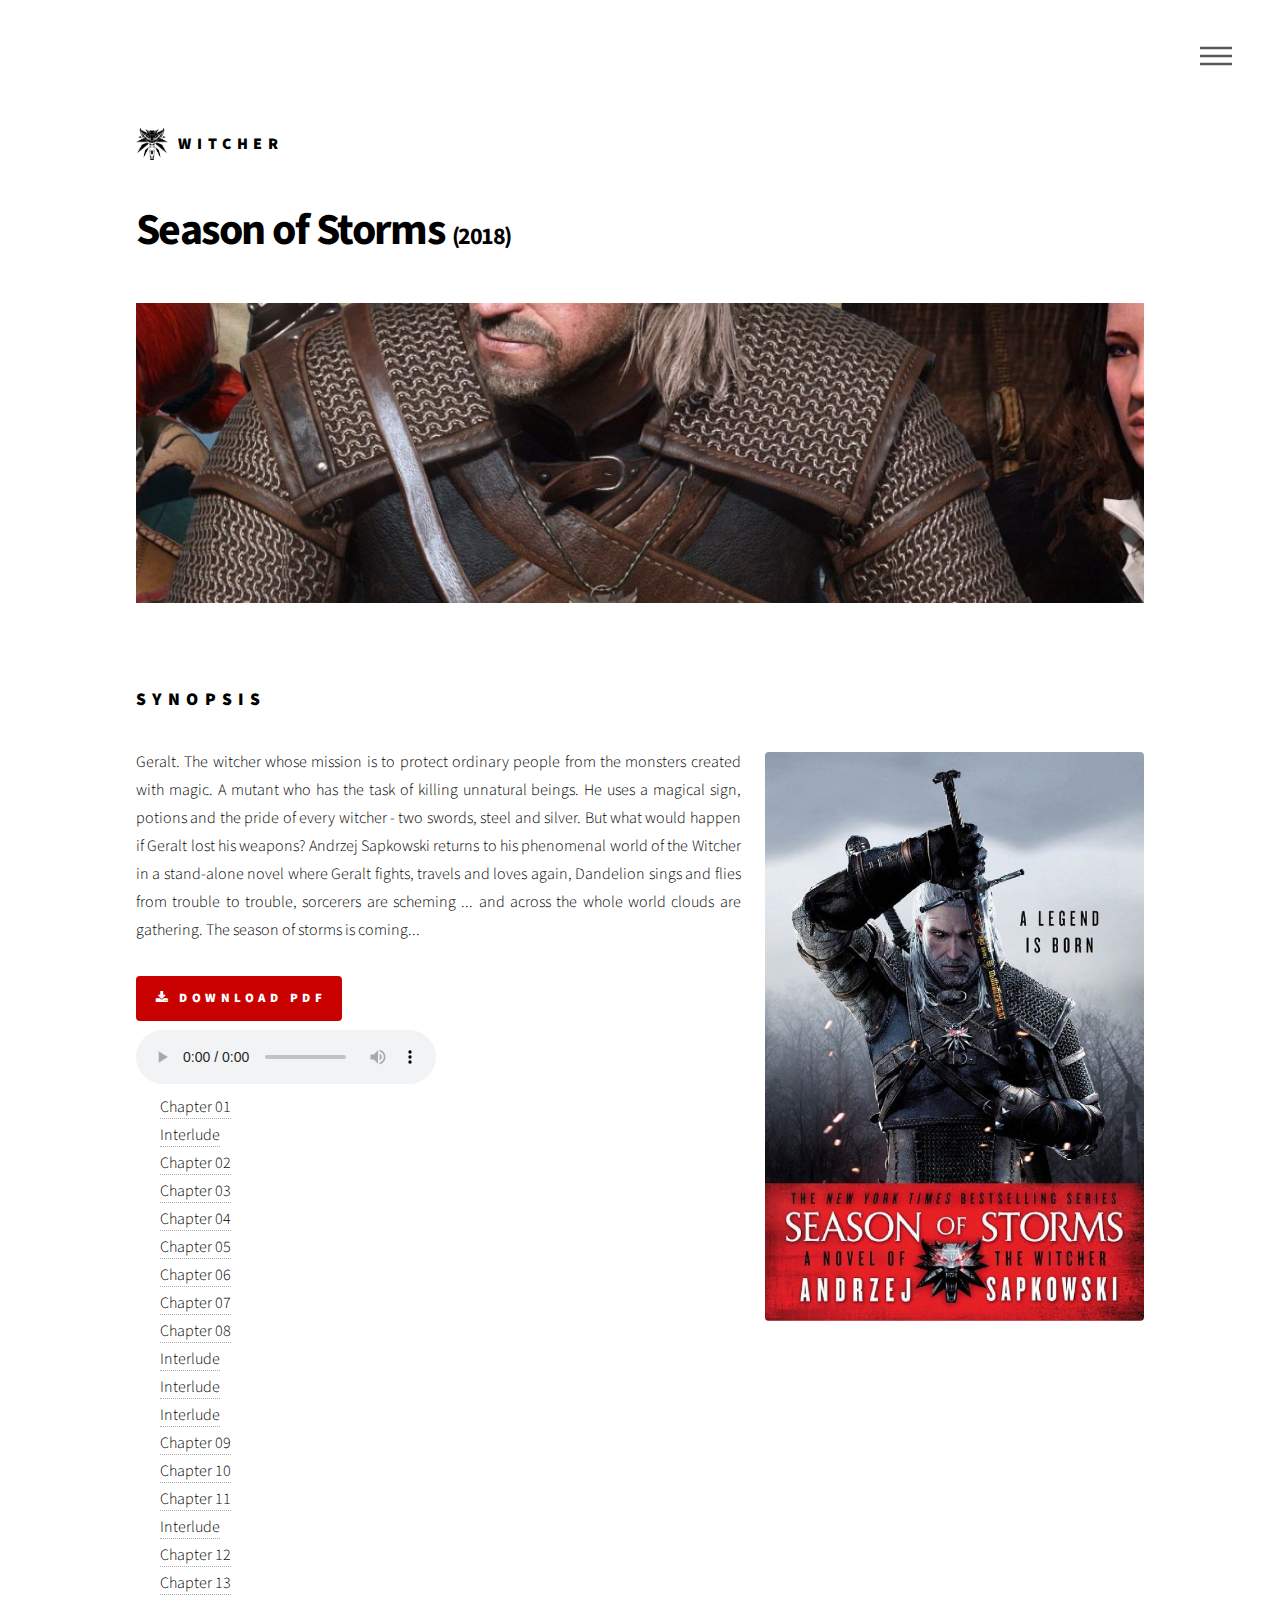
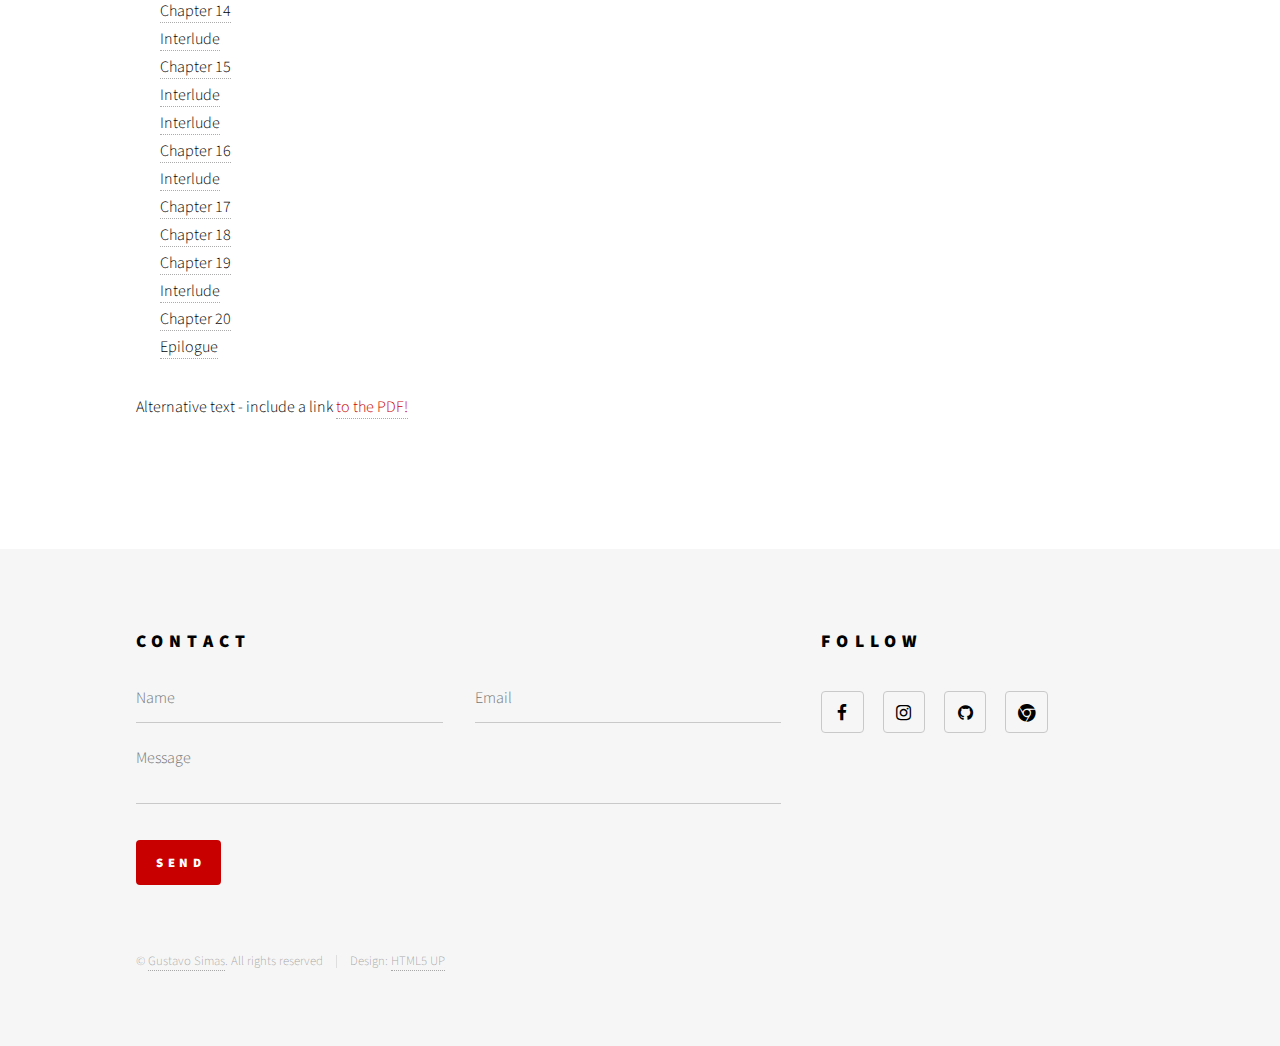
<file: Books/Season_Storms/seasonstorms.html>
<!DOCTYPE HTML>
<!--
	Phantom by HTML5 UP
	html5up.net | @ajlkn
	Free for personal and commercial use under the CCA 3.0 license (html5up.net/license)
-->
<html>
<head>
	<title>Witcher</title>

	<link rel="shortcut icon" href="../../images/favicon.ico">


	<meta charset="utf-8" />
	<meta name="viewport" content="width=device-width, initial-scale=1" />
	<!--[if lte IE 8]><script src="assets/js/ie/html5shiv.js"></script><![endif]-->
	<link rel="stylesheet" href="../../assets/css/main.css" />
	<!--[if lte IE 9]><link rel="stylesheet" href="assets/css/ie9.css" /><![endif]-->
	<!--[if lte IE 8]><link rel="stylesheet" href="assets/css/ie8.css" /><![endif]-->

	<style>
	#playlist{
		list-style: none;
	}
	#playlist li a{
		color:black;
		text-decoration: none;
	}
	#playlist .current-song a{
		color:blue;
	}
</style>


</head>
<body>
	<!-- Wrapper -->
	<div id="wrapper">

		<!-- Header -->
		<header id="header">
			<div class="inner">

				<!-- Logo -->
				<a href="../../index.html" class="logo">
					<span class="symbol"><img src="../../images/witcherlogo.png" alt="" /></span><span class="title">Witcher</span>
				</a>

				<!-- Nav -->
				<nav>
					<ul>
						<li><a href="#menu">Menu</a></li>
					</ul>
				</nav>

			</div>
		</header>

		<!-- Menu -->
		<nav id="menu">
			<h2>Menu</h2>
			<ul>
				<li><a href="../../index.html">Home</a></li>
				<li><a href="../../info.html">Info</a></li>
			</ul>
		</nav>

		<!-- Main -->
		<div id="main">
			<div class="inner">
				<h1>Season of Storms <font size="5px">(2018)</font></h1>

				<style>
				.parallax { 
					/* The image used */
					background-image: url("seasonstormsphoto.jpg");

					/* Set a specific height */
					height: 300px; 

					/* Create the parallax scrolling effect */
					background-attachment: fixed;
					background-position: center;
					background-repeat: no-repeat;
					background-size: cover;
				}
			</style>

			<!-- Container element -->
			<div class="parallax"></div>
			<br><br><br>

				<h2>Synopsis</h2>
				<p align="justify"><span class="image right"><a href="Season of Storms.pdf" target="_blank"><img src="season_storms_cover.jpg" alt="" /></a></span>Geralt. The witcher whose mission is to protect ordinary people from the monsters created with magic. A mutant who has the task of killing unnatural beings. He uses a magical sign, potions and the pride of every witcher - two swords, steel and silver.

				But what would happen if Geralt lost his weapons?

				Andrzej Sapkowski returns to his phenomenal world of the Witcher in a stand-alone novel where Geralt fights, travels and loves again, Dandelion sings and flies from trouble to trouble, sorcerers are scheming ... and across the whole world clouds are gathering.

				The season of storms is coming...</p>


				<a href="Season of Storms.pdf" target="_blank" class="button special icon fa-download">Download PDF</a>
				<br>
				<audio autostart="0" autoplay="false" type="audio/mpeg" src="" controls id="audioPlayer">
					Sorry, your browser doesn't support html5!
				</audio>
				<ul id="playlist">

					<li class="current-song"><a href=""></a></li>

					<li><a href="season_storms_01.mp3">Chapter 01</a></li>

					<li><a href="season_storms_02.mp3">Interlude</a></li>

					<li><a href="season_storms_03.mp3">Chapter 02</a></li>

					<li><a href="season_storms_04.mp3">Chapter 03</a></li>

					<li><a href="season_storms_05.mp3">Chapter 04</a></li>

					<li><a href="season_storms_06.mp3">Chapter 05</a></li>

					<li><a href="season_storms_07.mp3">Chapter 06</a></li>

					<li><a href="season_storms_08.mp3">Chapter 07</a></li>

					<li><a href="season_storms_09.mp3">Chapter 08</a></li>

					<li><a href="season_storms_10.mp3">Interlude</a></li>

					<li><a href="season_storms_11.mp3">Interlude</a></li>

					<li><a href="season_storms_12.mp3">Interlude</a></li>

					<li><a href="season_storms_13.mp3">Chapter 09</a></li>

					<li><a href="season_storms_14.mp3">Chapter 10</a></li>

					<li><a href="season_storms_15.mp3">Chapter 11</a></li>

					<li><a href="season_storms_16.mp3">Interlude</a></li>

					<li><a href="season_storms_17.mp3">Chapter 12</a></li>

					<li><a href="season_storms_18.mp3">Chapter 13</a></li>

					<li><a href="season_storms_19.mp3">Chapter 14</a></li>

					<li><a href="season_storms_20.mp3">Interlude</a></li>

					<li><a href="season_storms_21.mp3">Chapter 15</a></li>

					<li><a href="season_storms_22.mp3">Interlude</a></li>

					<li><a href="season_storms_23.mp3">Interlude</a></li>

					<li><a href="season_storms_24.mp3">Chapter 16</a></li>

					<li><a href="season_storms_25.mp3">Interlude</a></li>

					<li><a href="season_storms_26.mp3">Chapter 17</a></li>

					<li><a href="season_storms_27.mp3">Chapter 18</a></li>

					<li><a href="season_storms_28.mp3">Chapter 19</a></li>

					<li><a href="season_storms_29.mp3">Interlude</a></li>

					<li><a href="season_storms_30.mp3">Chapter 20</a></li>

					<li><a href="season_storms_31.mp3">Epilogue</a></li>


				</ul>
				<script src="https://code.jquery.com/jquery-2.2.0.js"></script>
				<script src="../../assets/audioPlayer.js"></script>
				<script>
				        // loads the audio player
				        audioPlayer();
				    </script>

				    <object data="Season of Storms.pdf" type="application/pdf" width="100%" height="900px">
				    	<p>Alternative text - include a link <a href="Season of Storms.pdf">to the PDF!</a></p>
				    </object>

				</div>
			</div>

			<!-- Footer -->
			<footer id="footer">
				<div class="inner">
					<section>
						<h2>Contact</h2>
						<form action="https://formspree.io/gustavosimassilva@gmail.com" method="POST">
							<div class="field half first">
								<input type="text" name="Name" id="name" placeholder="Name" />
							</div>
							<div class="field half">
								<input type="email" name="Email" id="email" name="_replyto" placeholder="Email" />
							</div>
							<div class="field">
								<textarea name="Message" id="message" placeholder="Message"></textarea>
							</div>
							<ul class="actions">
								<li><input type="submit" value="Send" class="special" /></li>
							</ul>
						</form>
					</section>
					<section>
						<h2>Follow</h2>
						<ul class="icons">
							<li><a href="http://facebook.com/simasgs" target="_blank" class="icon style2 fa-facebook"><span class="label">Facebook</span></a></li>
							<li><a href="https:/instagram.com/tudoemsimas" target="_blank" class="icon style2 fa-instagram"><span class="label">Instagram</span></a></li>
							<li><a href="https://github.com/GSimas" target="_blank" class="icon style2 fa-github"><span class="label">GitHub</span></a></li>
							<li><a href="http://www.gsimas.github.io/" target="_blank" class="icon style2 fa-chrome"><span class="label">Phone</span></a></li>
						</ul>
					</section>
					<ul class="copyright">
						<li>&copy; <a target="_blank" href="http://gsimas.github.io">Gustavo Simas</a>. All rights reserved</li><li>Design: <a href="http://html5up.net">HTML5 UP</a></li>
					</ul>
				</div>
			</footer>

		</div>

		<!-- Scripts -->
		<script src="../../assets/js/jquery.min.js"></script>
		<script src="../../assets/js/skel.min.js"></script>
		<script src="../../assets/js/util.js"></script>
		<!--[if lte IE 8]><script src="assets/js/ie/respond.min.js"></script><![endif]-->
		<script src="../../assets/js/main.js"></script>

	</body>
	</html>
</file>
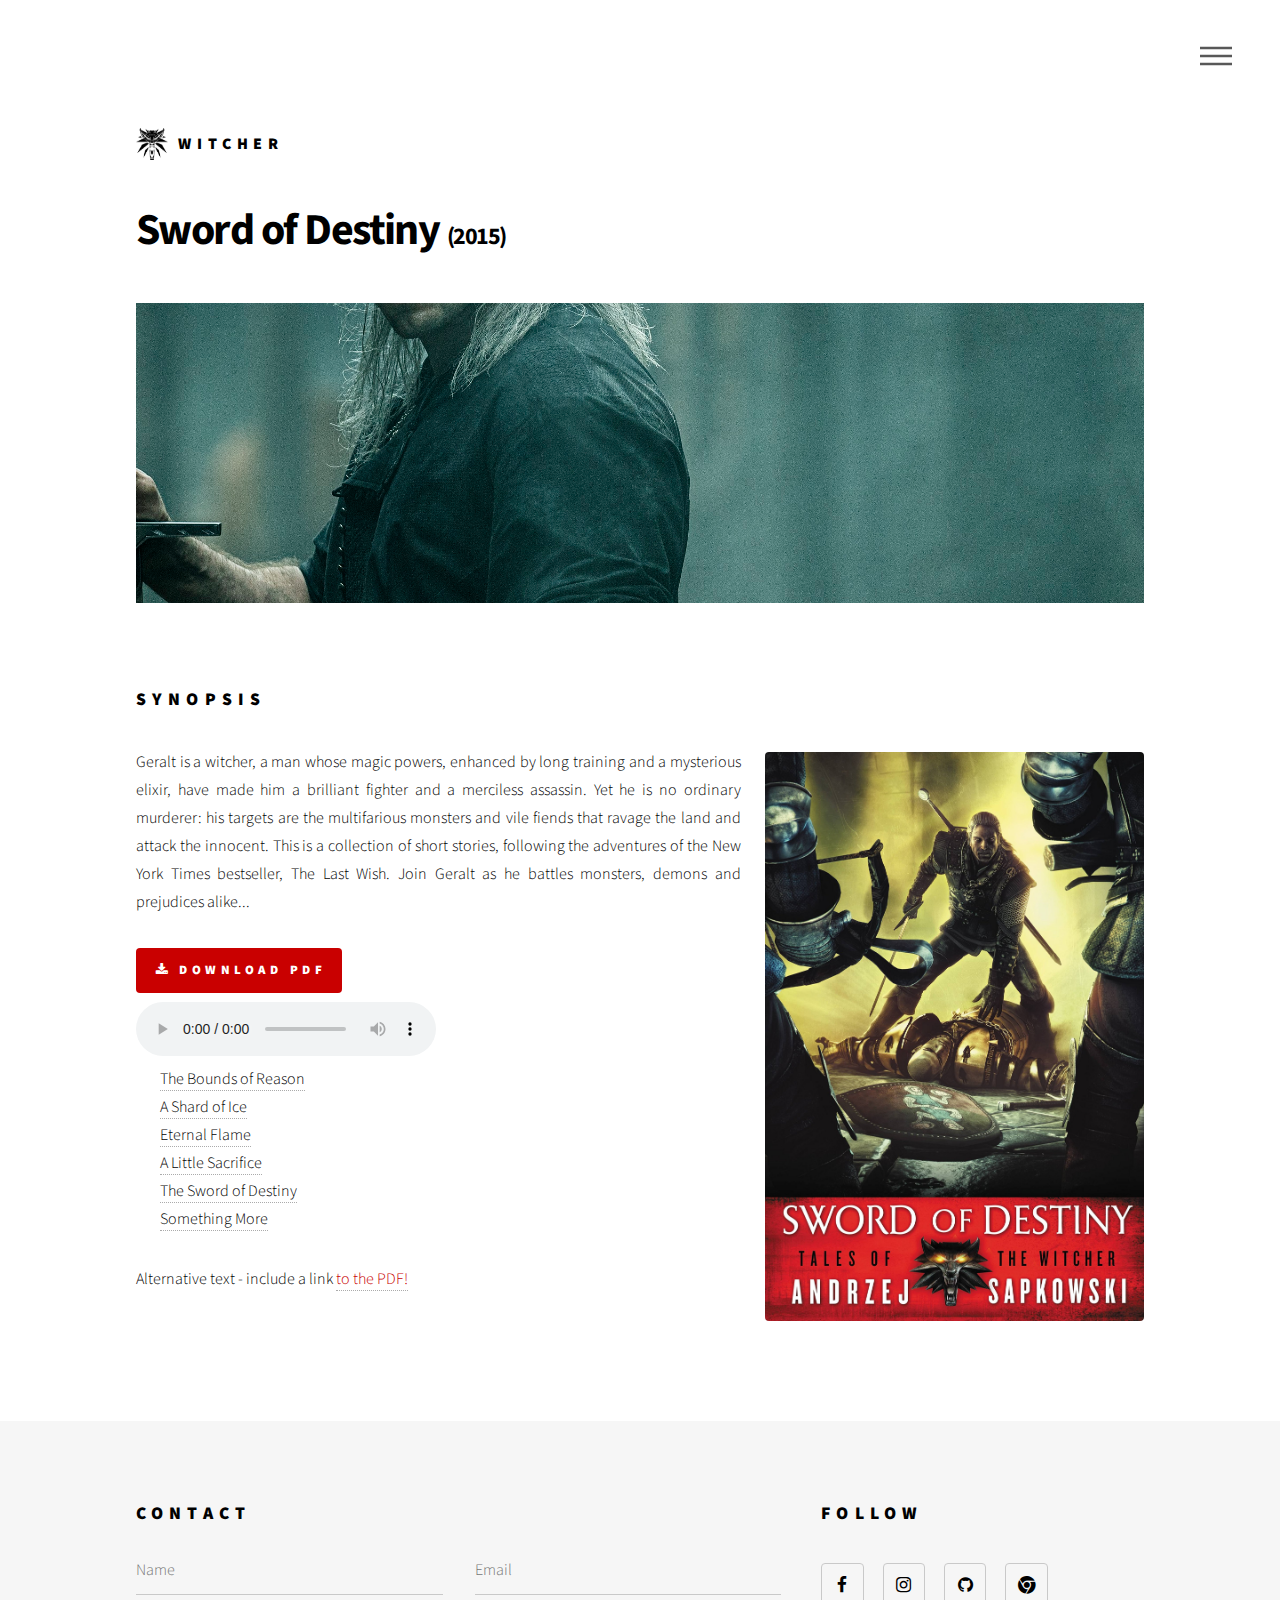
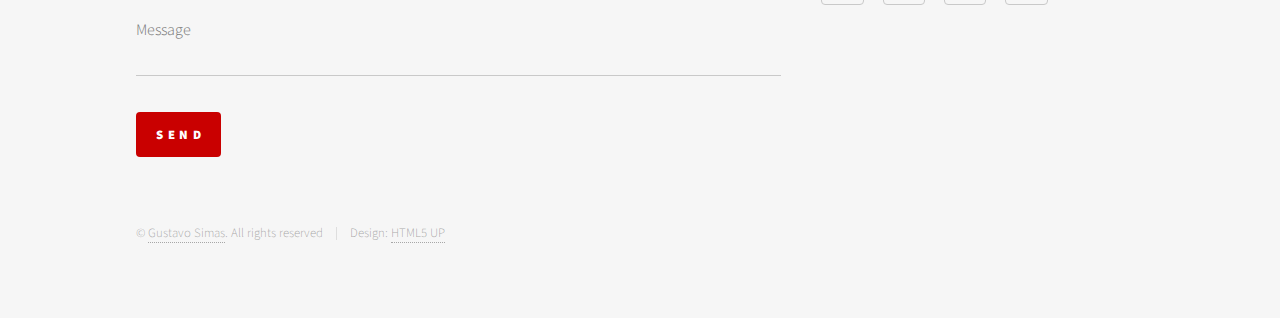
<file: Books/Sword_Destiny/sworddestiny.html>
<!DOCTYPE HTML>
<!--
	Phantom by HTML5 UP
	html5up.net | @ajlkn
	Free for personal and commercial use under the CCA 3.0 license (html5up.net/license)
-->
<html>
<head>
	<title>Witcher</title>

	<link rel="shortcut icon" href="../../images/favicon.ico">


	<meta charset="utf-8" />
	<meta name="viewport" content="width=device-width, initial-scale=1" />
	<!--[if lte IE 8]><script src="assets/js/ie/html5shiv.js"></script><![endif]-->
	<link rel="stylesheet" href="../../assets/css/main.css" />
	<!--[if lte IE 9]><link rel="stylesheet" href="assets/css/ie9.css" /><![endif]-->
	<!--[if lte IE 8]><link rel="stylesheet" href="assets/css/ie8.css" /><![endif]-->

	<style>
	#playlist{
		list-style: none;
	}
	#playlist li a{
		color:black;
		text-decoration: none;
	}
	#playlist .current-song a{
		color:blue;
	}
</style>


</head>
<body>
	<!-- Wrapper -->
	<div id="wrapper">

		<!-- Header -->
		<header id="header">
			<div class="inner">

				<!-- Logo -->
				<a href="../../index.html" class="logo">
					<span class="symbol"><img src="../../images/witcherlogo.png" alt="" /></span><span class="title">Witcher</span>
				</a>

				<!-- Nav -->
				<nav>
					<ul>
						<li><a href="#menu">Menu</a></li>
					</ul>
				</nav>

			</div>
		</header>

		<!-- Menu -->
		<nav id="menu">
			<h2>Menu</h2>
			<ul>
				<li><a href="../../index.html">Home</a></li>
				<li><a href="../../info.html">Info</a></li>
			</ul>
		</nav>

		<!-- Main -->
		<div id="main">
			<div class="inner">
				<h1>Sword of Destiny <font size="5px">(2015)</font></h1>

				<style>
				.parallax { 
					/* The image used */
					background-image: url("sworddestinyphoto.jpg");

					/* Set a specific height */
					height: 300px; 

					/* Create the parallax scrolling effect */
					background-attachment: fixed;
					background-position: center;
					background-repeat: no-repeat;
					background-size: cover;
				}
			</style>

			<!-- Container element -->
			<div class="parallax"></div>
			<br><br><br>

				<h2>Synopsis</h2>
				<p align="justify"><span class="image right"><a href="Sword of Destiny.pdf" target="_blank"><img src="sword_destiny_cover.jpg" alt="" /></a></span>Geralt is a witcher, a man whose magic powers, enhanced by long training and a mysterious elixir, have made him a brilliant fighter and a merciless assassin. Yet he is no ordinary murderer: his targets are the multifarious monsters and vile fiends that ravage the land and attack the innocent.

				This is a collection of short stories, following the adventures of the New York Times bestseller, The Last Wish. Join Geralt as he battles monsters, demons and prejudices alike...</p>


				<a href="Sword of Destiny.pdf" target="_blank" class="button special icon fa-download">Download PDF</a>
				<br>
				<audio autostart="0" autoplay="false" type="audio/mpeg" src="" controls id="audioPlayer">
					Sorry, your browser doesn't support html5!
				</audio>
				<ul id="playlist">

					<li class="current-song"><a href=""></a></li>

					<li><a href="sword_destiny_01.mp3">The Bounds of Reason</a></li>

					<li><a href="sword_destiny_02.mp3">A Shard of Ice</a></li>

					<li><a href="sword_destiny_03.mp3">Eternal Flame</a></li>

					<li><a href="sword_destiny_04.mp3">A Little Sacrifice</a></li>

					<li><a href="sword_destiny_05.mp3">The Sword of Destiny</a></li>

					<li><a href="sword_destiny_06.mp3">Something More</a></li>

				</ul>
				<script src="https://code.jquery.com/jquery-2.2.0.js"></script>
				<script src="../../assets/audioPlayer.js"></script>
				<script>
				        // loads the audio player
				        audioPlayer();
				    </script>

				    <object data="Sword of Destiny.pdf" type="application/pdf" width="100%" height="900px">
				    	<p>Alternative text - include a link <a href="Sword of Destiny.pdf">to the PDF!</a></p>
				    </object>

				</div>
			</div>

			<!-- Footer -->
			<footer id="footer">
				<div class="inner">
					<section>
						<h2>Contact</h2>
						<form action="https://formspree.io/gustavosimassilva@gmail.com" method="POST">
							<div class="field half first">
								<input type="text" name="Name" id="name" placeholder="Name" />
							</div>
							<div class="field half">
								<input type="email" name="Email" id="email" name="_replyto" placeholder="Email" />
							</div>
							<div class="field">
								<textarea name="Message" id="message" placeholder="Message"></textarea>
							</div>
							<ul class="actions">
								<li><input type="submit" value="Send" class="special" /></li>
							</ul>
						</form>
					</section>
					<section>
						<h2>Follow</h2>
						<ul class="icons">
							<li><a href="http://facebook.com/simasgs" target="_blank" class="icon style2 fa-facebook"><span class="label">Facebook</span></a></li>
							<li><a href="https:/instagram.com/tudoemsimas" target="_blank" class="icon style2 fa-instagram"><span class="label">Instagram</span></a></li>
							<li><a href="https://github.com/GSimas" target="_blank" class="icon style2 fa-github"><span class="label">GitHub</span></a></li>
							<li><a href="http://www.gsimas.github.io/" target="_blank" class="icon style2 fa-chrome"><span class="label">Phone</span></a></li>
						</ul>
					</section>
					<ul class="copyright">
						<li>&copy; <a target="_blank" href="http://gsimas.github.io">Gustavo Simas</a>. All rights reserved</li><li>Design: <a href="http://html5up.net">HTML5 UP</a></li>
					</ul>
				</div>
			</footer>

		</div>

		<!-- Scripts -->
		<script src="../../assets/js/jquery.min.js"></script>
		<script src="../../assets/js/skel.min.js"></script>
		<script src="../../assets/js/util.js"></script>
		<!--[if lte IE 8]><script src="assets/js/ie/respond.min.js"></script><![endif]-->
		<script src="../../assets/js/main.js"></script>

	</body>
	</html>
</file>
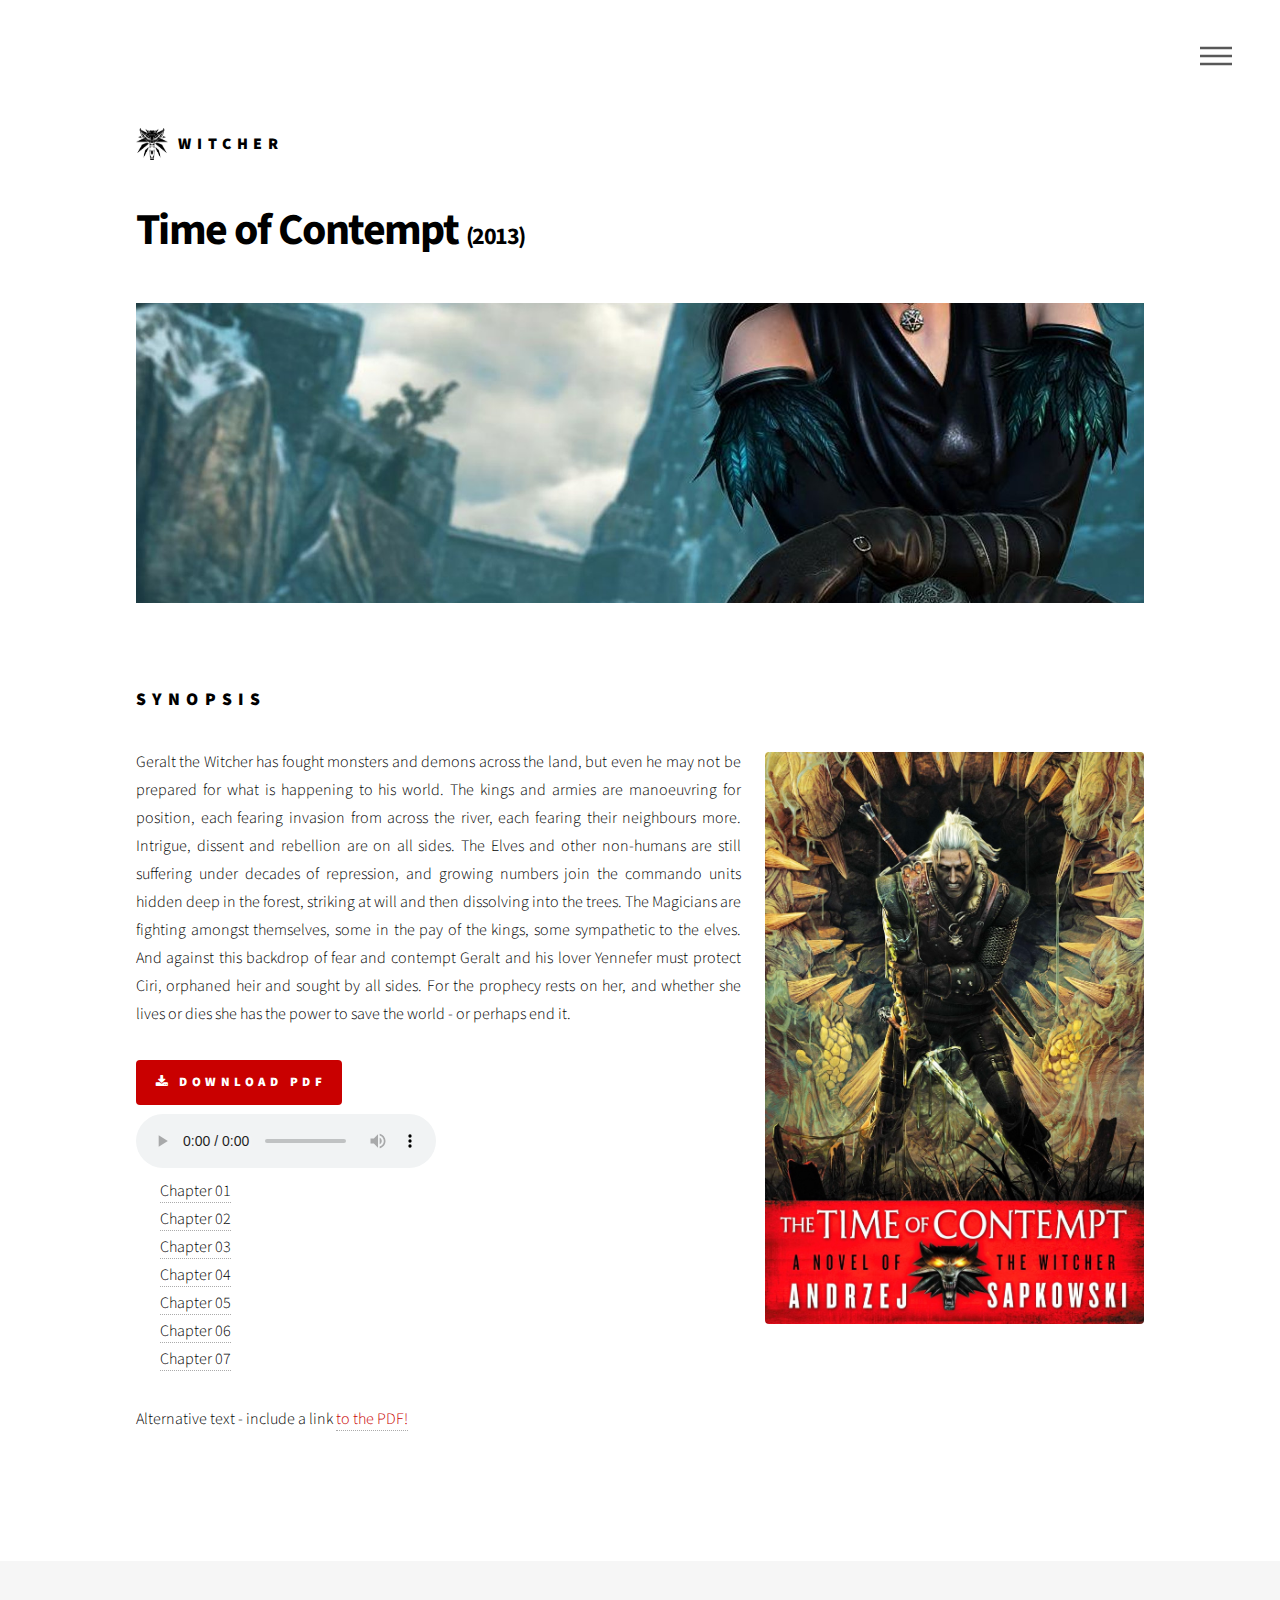
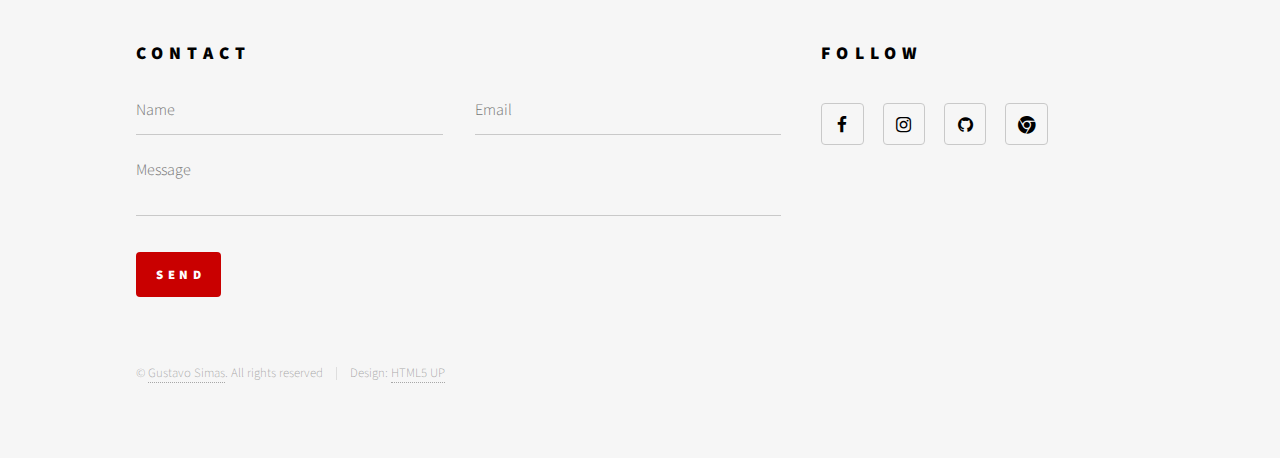
<file: Books/Time_Contempt/timecontempt.html>
<!DOCTYPE HTML>
<!--
	Phantom by HTML5 UP
	html5up.net | @ajlkn
	Free for personal and commercial use under the CCA 3.0 license (html5up.net/license)
-->
<html>
<head>
	<title>Witcher</title>

	<link rel="shortcut icon" href="../../images/favicon.ico">


	<meta charset="utf-8" />
	<meta name="viewport" content="width=device-width, initial-scale=1" />
	<!--[if lte IE 8]><script src="assets/js/ie/html5shiv.js"></script><![endif]-->
	<link rel="stylesheet" href="../../assets/css/main.css" />
	<!--[if lte IE 9]><link rel="stylesheet" href="assets/css/ie9.css" /><![endif]-->
	<!--[if lte IE 8]><link rel="stylesheet" href="assets/css/ie8.css" /><![endif]-->

	<style>
	#playlist{
		list-style: none;
	}
	#playlist li a{
		color:black;
		text-decoration: none;
	}
	#playlist .current-song a{
		color:blue;
	}
</style>


</head>
<body>
	<!-- Wrapper -->
	<div id="wrapper">

		<!-- Header -->
		<header id="header">
			<div class="inner">

				<!-- Logo -->
				<a href="../../index.html" class="logo">
					<span class="symbol"><img src="../../images/witcherlogo.png" alt="" /></span><span class="title">Witcher</span>
				</a>

				<!-- Nav -->
				<nav>
					<ul>
						<li><a href="#menu">Menu</a></li>
					</ul>
				</nav>

			</div>
		</header>

		<!-- Menu -->
		<nav id="menu">
			<h2>Menu</h2>
			<ul>
				<li><a href="../../index.html">Home</a></li>
				<li><a href="../../info.html">Info</a></li>
			</ul>
		</nav>

		<!-- Main -->
		<div id="main">
			<div class="inner">
				<h1>Time of Contempt <font size="5px">(2013)</font></h1>

				<style>
				.parallax { 
					/* The image used */
					background-image: url("timecontemptphoto.jpg");

					/* Set a specific height */
					height: 300px; 

					/* Create the parallax scrolling effect */
					background-attachment: fixed;
					background-position: center;
					background-repeat: no-repeat;
					background-size: cover;
				}
			</style>

			<!-- Container element -->
			<div class="parallax"></div>
			<br><br><br>

				<h2>Synopsis</h2>
				<p align="justify"><span class="image right"><a href="Time of Contempt.pdf" target="_blank"><img src="time_contempt_cover.jpg" alt="" /></a></span>Geralt the Witcher has fought monsters and demons across the land, but even he may not be prepared for what is happening to his world. The kings and armies are manoeuvring for position, each fearing invasion from across the river, each fearing their neighbours more. Intrigue, dissent and rebellion are on all sides.

				The Elves and other non-humans are still suffering under decades of repression, and growing numbers join the commando units hidden deep in the forest, striking at will and then dissolving into the trees. The Magicians are fighting amongst themselves, some in the pay of the kings, some sympathetic to the elves.

				And against this backdrop of fear and contempt Geralt and his lover Yennefer must protect Ciri, orphaned heir and sought by all sides. For the prophecy rests on her, and whether she lives or dies she has the power to save the world - or perhaps end it.</p>


				<a href="Time of Contempt.pdf" target="_blank" class="button special icon fa-download">Download PDF</a>
				<br>
				<audio autostart="0" autoplay="false" type="audio/mpeg" src="" controls id="audioPlayer">
					Sorry, your browser doesn't support html5!
				</audio>
				<ul id="playlist">

					<li class="current-song"><a href=""></a></li>

					<li><a href="time_contempt_01.mp3">Chapter 01</a></li>

					<li><a href="time_contempt_02.mp3">Chapter 02</a></li>

					<li><a href="time_contempt_03.mp3">Chapter 03</a></li>

					<li><a href="time_contempt_04.mp3">Chapter 04</a></li>

					<li><a href="time_contempt_05.mp3">Chapter 05</a></li>

					<li><a href="time_contempt_06.mp3">Chapter 06</a></li>

					<li><a href="time_contempt_07.mp3">Chapter 07</a></li>

				</ul>
				<script src="https://code.jquery.com/jquery-2.2.0.js"></script>
				<script src="../../assets/audioPlayer.js"></script>
				<script>
				        // loads the audio player
				        audioPlayer();
				    </script>

				    <object data="Time of Contempt.pdf" type="application/pdf" width="100%" height="900px">
				    	<p>Alternative text - include a link <a href="Time of Contempt.pdf">to the PDF!</a></p>
				    </object>

				</div>
			</div>

			<!-- Footer -->
			<footer id="footer">
				<div class="inner">
					<section>
						<h2>Contact</h2>
						<form action="https://formspree.io/gustavosimassilva@gmail.com" method="POST">
							<div class="field half first">
								<input type="text" name="Name" id="name" placeholder="Name" />
							</div>
							<div class="field half">
								<input type="email" name="Email" id="email" name="_replyto" placeholder="Email" />
							</div>
							<div class="field">
								<textarea name="Message" id="message" placeholder="Message"></textarea>
							</div>
							<ul class="actions">
								<li><input type="submit" value="Send" class="special" /></li>
							</ul>
						</form>
					</section>
					<section>
						<h2>Follow</h2>
						<ul class="icons">
							<li><a href="http://facebook.com/simasgs" target="_blank" class="icon style2 fa-facebook"><span class="label">Facebook</span></a></li>
							<li><a href="https:/instagram.com/tudoemsimas" target="_blank" class="icon style2 fa-instagram"><span class="label">Instagram</span></a></li>
							<li><a href="https://github.com/GSimas" target="_blank" class="icon style2 fa-github"><span class="label">GitHub</span></a></li>
							<li><a href="http://www.gsimas.github.io/" target="_blank" class="icon style2 fa-chrome"><span class="label">Phone</span></a></li>
						</ul>
					</section>
					<ul class="copyright">
						<li>&copy; <a target="_blank" href="http://gsimas.github.io">Gustavo Simas</a>. All rights reserved</li><li>Design: <a href="http://html5up.net">HTML5 UP</a></li>
					</ul>
				</div>
			</footer>

		</div>

		<!-- Scripts -->
		<script src="../../assets/js/jquery.min.js"></script>
		<script src="../../assets/js/skel.min.js"></script>
		<script src="../../assets/js/util.js"></script>
		<!--[if lte IE 8]><script src="assets/js/ie/respond.min.js"></script><![endif]-->
		<script src="../../assets/js/main.js"></script>

	</body>
	</html>
</file>
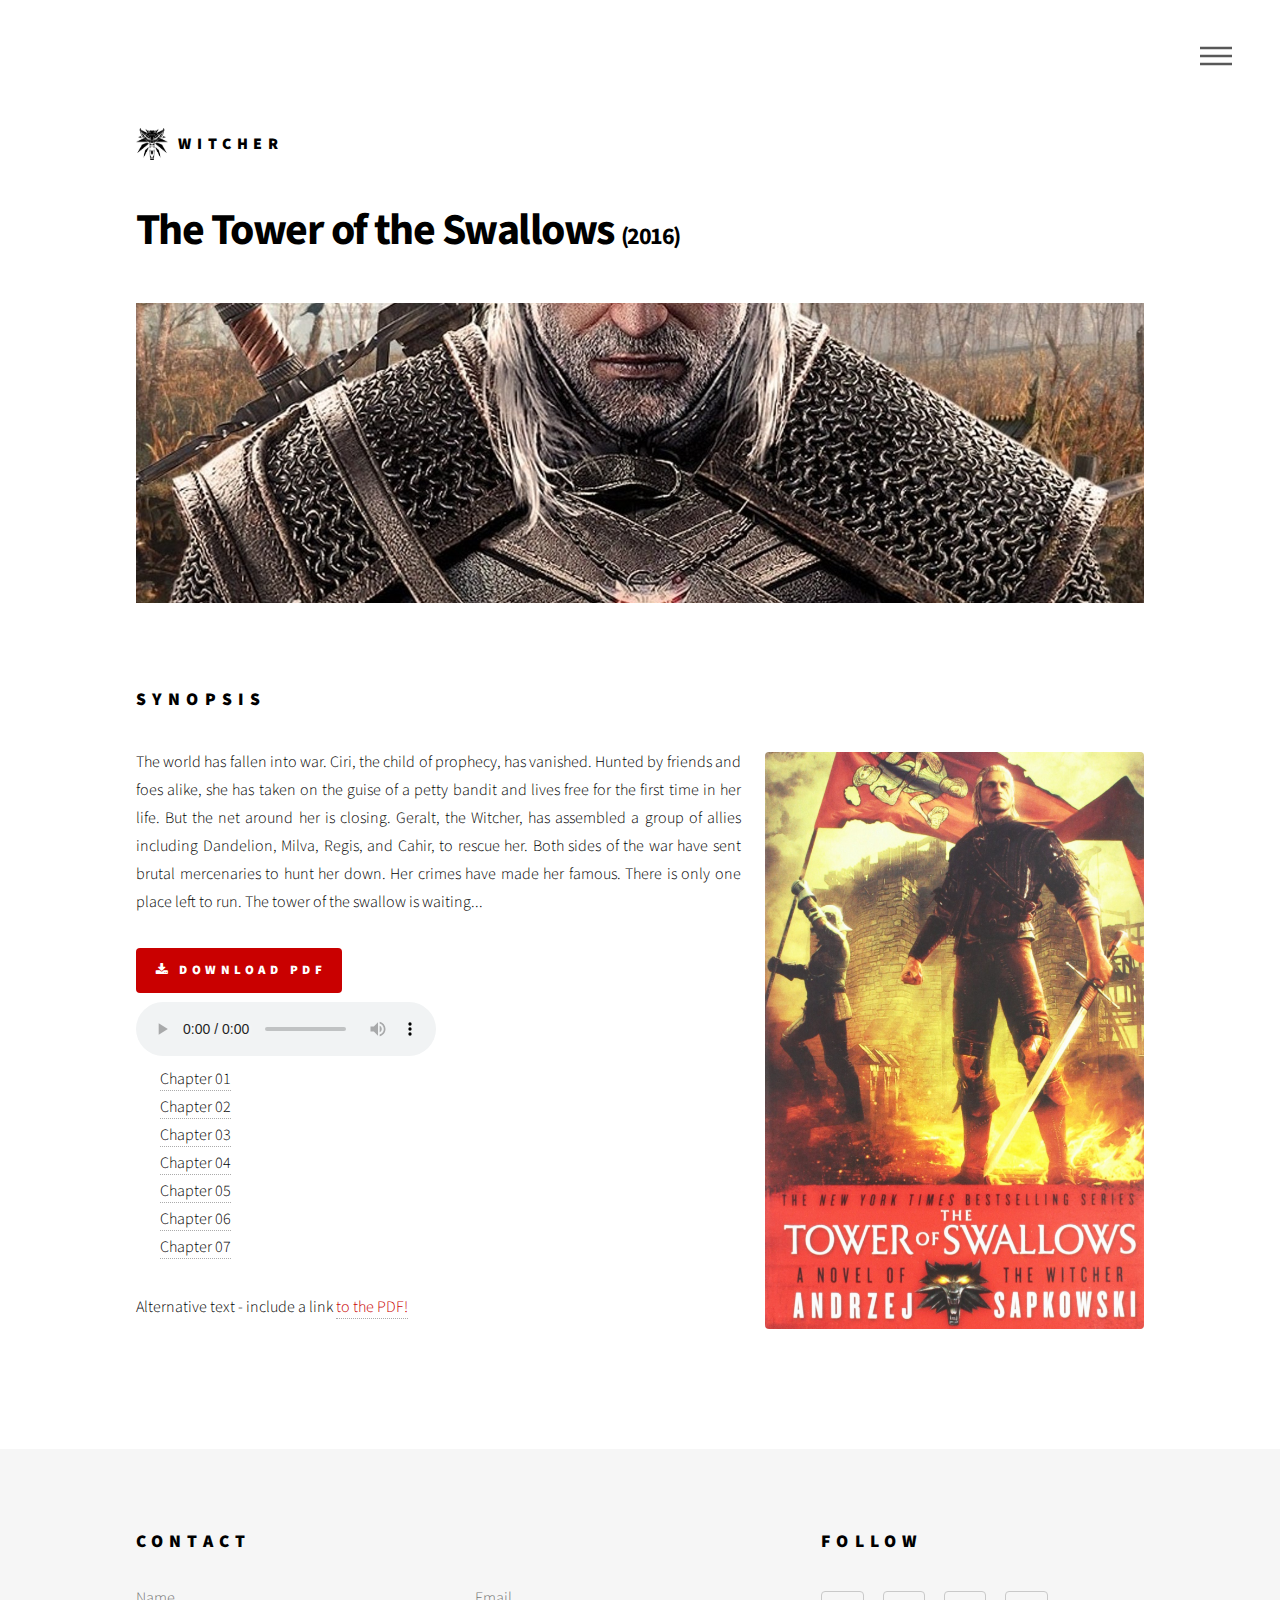
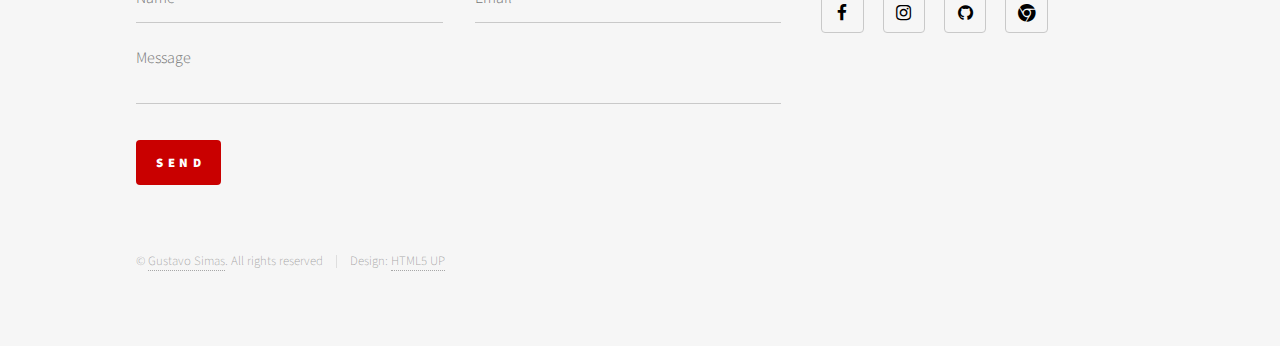
<file: Books/Tower_Swallows/towerswallows.html>
<!DOCTYPE HTML>
<!--
	Phantom by HTML5 UP
	html5up.net | @ajlkn
	Free for personal and commercial use under the CCA 3.0 license (html5up.net/license)
-->
<html>
<head>
	<title>Witcher</title>

	<link rel="shortcut icon" href="../../images/favicon.ico">


	<meta charset="utf-8" />
	<meta name="viewport" content="width=device-width, initial-scale=1" />
	<!--[if lte IE 8]><script src="assets/js/ie/html5shiv.js"></script><![endif]-->
	<link rel="stylesheet" href="../../assets/css/main.css" />
	<!--[if lte IE 9]><link rel="stylesheet" href="assets/css/ie9.css" /><![endif]-->
	<!--[if lte IE 8]><link rel="stylesheet" href="assets/css/ie8.css" /><![endif]-->

	<style>
	#playlist{
		list-style: none;
	}
	#playlist li a{
		color:black;
		text-decoration: none;
	}
	#playlist .current-song a{
		color:blue;
	}
</style>


</head>
<body>
	<!-- Wrapper -->
	<div id="wrapper">

		<!-- Header -->
		<header id="header">
			<div class="inner">

				<!-- Logo -->
				<a href="../../index.html" class="logo">
					<span class="symbol"><img src="../../images/witcherlogo.png" alt="" /></span><span class="title">Witcher</span>
				</a>

				<!-- Nav -->
				<nav>
					<ul>
						<li><a href="#menu">Menu</a></li>
					</ul>
				</nav>

			</div>
		</header>

		<!-- Menu -->
		<nav id="menu">
			<h2>Menu</h2>
			<ul>
				<li><a href="../../index.html">Home</a></li>
				<li><a href="../../info.html">Info</a></li>
			</ul>
		</nav>

		<!-- Main -->
		<div id="main">
			<div class="inner">
				<h1>The Tower of the Swallows <font size="5px">(2016)</font></h1>

				<style>
				.parallax { 
					/* The image used */
					background-image: url("towerswallowsphoto.jpg");

					/* Set a specific height */
					height: 300px; 

					/* Create the parallax scrolling effect */
					background-attachment: fixed;
					background-position: center;
					background-repeat: no-repeat;
					background-size: cover;
				}
			</style>

			<!-- Container element -->
			<div class="parallax"></div>
			<br><br><br>

				<h2>Synopsis</h2>
				<p align="justify"><span class="image right"><a href="The Tower of the Swallows.pdf" target="_blank"><img src="tower_swallows_cover.jpeg" alt="" /></a></span>The world has fallen into war. Ciri, the child of prophecy, has vanished. Hunted by friends and foes alike, she has taken on the guise of a petty bandit and lives free for the first time in her life.

				But the net around her is closing. Geralt, the Witcher, has assembled a group of allies including Dandelion, Milva, Regis, and Cahir, to rescue her. Both sides of the war have sent brutal mercenaries to hunt her down. Her crimes have made her famous.

				There is only one place left to run. The tower of the swallow is waiting...</p>


				<a href="The Tower of the Swallows.pdf" target="_blank" class="button special icon fa-download">Download PDF</a>
				<br>
				<audio autostart="0" autoplay="false" type="audio/mpeg" src="" controls id="audioPlayer">
					Sorry, your browser doesn't support html5!
				</audio>
				<ul id="playlist">

					<li class="current-song"><a href=""></a></li>

					<li><a href="baptism_fire_01.mp3">Chapter 01</a></li>

					<li><a href="baptism_fire_02.mp3">Chapter 02</a></li>

					<li><a href="baptism_fire_03.mp3">Chapter 03</a></li>

					<li><a href="baptism_fire_04.mp3">Chapter 04</a></li>

					<li><a href="baptism_fire_05.mp3">Chapter 05</a></li>

					<li><a href="baptism_fire_06.mp3">Chapter 06</a></li>

					<li><a href="baptism_fire_07.mp3">Chapter 07</a></li>

				</ul>
				<script src="https://code.jquery.com/jquery-2.2.0.js"></script>
				<script src="../../assets/audioPlayer.js"></script>
				<script>
				        // loads the audio player
				        audioPlayer();
				    </script>

				    <object data="The Tower of the Swallows.pdf" type="application/pdf" width="100%" height="900px">
				    	<p>Alternative text - include a link <a href="The Tower of the Swallows.pdf">to the PDF!</a></p>
				    </object>

				</div>
			</div>

			<!-- Footer -->
			<footer id="footer">
				<div class="inner">
					<section>
						<h2>Contact</h2>
						<form action="https://formspree.io/gustavosimassilva@gmail.com" method="POST">
							<div class="field half first">
								<input type="text" name="Name" id="name" placeholder="Name" />
							</div>
							<div class="field half">
								<input type="email" name="Email" id="email" name="_replyto" placeholder="Email" />
							</div>
							<div class="field">
								<textarea name="Message" id="message" placeholder="Message"></textarea>
							</div>
							<ul class="actions">
								<li><input type="submit" value="Send" class="special" /></li>
							</ul>
						</form>
					</section>
					<section>
						<h2>Follow</h2>
						<ul class="icons">
							<li><a href="http://facebook.com/simasgs" target="_blank" class="icon style2 fa-facebook"><span class="label">Facebook</span></a></li>
							<li><a href="https:/instagram.com/tudoemsimas" target="_blank" class="icon style2 fa-instagram"><span class="label">Instagram</span></a></li>
							<li><a href="https://github.com/GSimas" target="_blank" class="icon style2 fa-github"><span class="label">GitHub</span></a></li>
							<li><a href="http://www.gsimas.github.io/" target="_blank" class="icon style2 fa-chrome"><span class="label">Phone</span></a></li>
						</ul>
					</section>
					<ul class="copyright">
						<li>&copy; <a target="_blank" href="http://gsimas.github.io">Gustavo Simas</a>. All rights reserved</li><li>Design: <a href="http://html5up.net">HTML5 UP</a></li>
					</ul>
				</div>
			</footer>

		</div>

		<!-- Scripts -->
		<script src="../../assets/js/jquery.min.js"></script>
		<script src="../../assets/js/skel.min.js"></script>
		<script src="../../assets/js/util.js"></script>
		<!--[if lte IE 8]><script src="assets/js/ie/respond.min.js"></script><![endif]-->
		<script src="../../assets/js/main.js"></script>

	</body>
	</html>
</file>
<file: assets/css/ie9.css>
/*
	Phantom by HTML5 UP
	html5up.net | @ajlkn
	Free for personal and commercial use under the CCA 3.0 license (html5up.net/license)
*/

/* Tiles */

	.tiles:after {
		content: '';
		display: block;
		clear: both;
	}

	.tiles article {
		float: left;
	}

		.tiles article > a {
			padding-top: 50%;
			margin-top: -1.75em;
		}

		body:not(.is-touch) .tiles article:hover > .image {
			-moz-transform: none;
			-webkit-transform: none;
			-ms-transform: none;
			transform: none;
		}

/* Footer */

	#footer > .inner section {
		float: left;
	}

	#footer > .inner .copyright {
		clear: both;
		padding-top: 4em;
	}
</file>
<file: assets/css/ie8.css>
/*
	Phantom by HTML5 UP
	html5up.net | @ajlkn
	Free for personal and commercial use under the CCA 3.0 license (html5up.net/license)
*/

/* Form */

	form .field {
		float: none !important;
		width: 100% !important;
		padding-left: 0 !important;
	}

/* Button */

	input[type="submit"],
	input[type="reset"],
	input[type="button"],
	button,
	.button {
		border: solid 2px #585858 !important;
	}

		input[type="submit"]:hover,
		input[type="reset"]:hover,
		input[type="button"]:hover,
		button:hover,
		.button:hover {
			border-color: #f2849e !important;
		}

		input[type="submit"].special,
		input[type="reset"].special,
		input[type="button"].special,
		button.special,
		.button.special {
			border: none !important;
		}

/* Tiles */

	.tiles article > .image:before, .tiles article > .image:after {
		display: none;
	}

/* Header */

	#header .logo .symbol {
		display: none;
	}

	#header nav ul li a[href="#menu"] {
		text-indent: 0;
		width: auto;
		font-size: 0.8em;
	}

		#header nav ul li a[href="#menu"]:before, #header nav ul li a[href="#menu"]:after {
			display: none;
		}

/* Footer */

	#footer > .inner section {
		width: 50%;
		margin-left: 3em;
	}

		#footer > .inner section:first-child {
			margin-left: 0;
			width: 40%;
		}
</file>
<file: assets/css/main.css>
@import url(font-awesome.min.css);
@import url("https://fonts.googleapis.com/css?family=Source+Sans+Pro:300,700,900");

/*
	Phantom by HTML5 UP
	html5up.net | @ajlkn
	Free for personal and commercial use under the CCA 3.0 license (html5up.net/license)
*/

/* Reset */

	html, body, div, span, applet, object, iframe, h1, h2, h3, h4, h5, h6, p, blockquote, pre, a, abbr, acronym, address, big, cite, code, del, dfn, em, img, ins, kbd, q, s, samp, small, strike, strong, sub, sup, tt, var, b, u, i, center, dl, dt, dd, ol, ul, li, fieldset, form, label, legend, table, caption, tbody, tfoot, thead, tr, th, td, article, aside, canvas, details, embed, figure, figcaption, footer, header, hgroup, menu, nav, output, ruby, section, summary, time, mark, audio, video {
		margin: 0;
		padding: 0;
		border: 0;
		font-size: 100%;
		font: inherit;
		vertical-align: baseline;
	}

	article, aside, details, figcaption, figure, footer, header, hgroup, menu, nav, section {
		display: block;
	}

	body {
		line-height: 1;
	}

	ol, ul {
		list-style: none;
	}

	blockquote, q {
		quotes: none;
	}

	blockquote:before, blockquote:after, q:before, q:after {
		content: '';
		content: none;
	}

	table {
		border-collapse: collapse;
		border-spacing: 0;
	}

	body {
		-webkit-text-size-adjust: none;
	}

/* Box Model */

	*, *:before, *:after {
		-moz-box-sizing: border-box;
		-webkit-box-sizing: border-box;
		box-sizing: border-box;
	}

/* Grid */

	.row {
		border-bottom: solid 1px transparent;
		-moz-box-sizing: border-box;
		-webkit-box-sizing: border-box;
		box-sizing: border-box;
	}

	.row > * {
		float: left;
		-moz-box-sizing: border-box;
		-webkit-box-sizing: border-box;
		box-sizing: border-box;
	}

	.row:after, .row:before {
		content: '';
		display: block;
		clear: both;
		height: 0;
	}

	.row.uniform > * > :first-child {
		margin-top: 0;
	}

	.row.uniform > * > :last-child {
		margin-bottom: 0;
	}

	.row.\30 \25 > * {
		padding: 0 0 0 0em;
	}

	.row.\30 \25 {
		margin: 0 0 -1px 0em;
	}

	.row.uniform.\30 \25 > * {
		padding: 0em 0 0 0em;
	}

	.row.uniform.\30 \25 {
		margin: 0em 0 -1px 0em;
	}

	.row > * {
		padding: 0 0 0 2em;
	}

	.row {
		margin: 0 0 -1px -2em;
	}

	.row.uniform > * {
		padding: 2em 0 0 2em;
	}

	.row.uniform {
		margin: -2em 0 -1px -2em;
	}

	.row.\32 00\25 > * {
		padding: 0 0 0 4em;
	}

	.row.\32 00\25 {
		margin: 0 0 -1px -4em;
	}

	.row.uniform.\32 00\25 > * {
		padding: 4em 0 0 4em;
	}

	.row.uniform.\32 00\25 {
		margin: -4em 0 -1px -4em;
	}

	.row.\31 50\25 > * {
		padding: 0 0 0 3em;
	}

	.row.\31 50\25 {
		margin: 0 0 -1px -3em;
	}

	.row.uniform.\31 50\25 > * {
		padding: 3em 0 0 3em;
	}

	.row.uniform.\31 50\25 {
		margin: -3em 0 -1px -3em;
	}

	.row.\35 0\25 > * {
		padding: 0 0 0 1em;
	}

	.row.\35 0\25 {
		margin: 0 0 -1px -1em;
	}

	.row.uniform.\35 0\25 > * {
		padding: 1em 0 0 1em;
	}

	.row.uniform.\35 0\25 {
		margin: -1em 0 -1px -1em;
	}

	.row.\32 5\25 > * {
		padding: 0 0 0 0.5em;
	}

	.row.\32 5\25 {
		margin: 0 0 -1px -0.5em;
	}

	.row.uniform.\32 5\25 > * {
		padding: 0.5em 0 0 0.5em;
	}

	.row.uniform.\32 5\25 {
		margin: -0.5em 0 -1px -0.5em;
	}

	.\31 2u, .\31 2u\24 {
		width: 100%;
		clear: none;
		margin-left: 0;
	}

	.\31 1u, .\31 1u\24 {
		width: 91.6666666667%;
		clear: none;
		margin-left: 0;
	}

	.\31 0u, .\31 0u\24 {
		width: 83.3333333333%;
		clear: none;
		margin-left: 0;
	}

	.\39 u, .\39 u\24 {
		width: 75%;
		clear: none;
		margin-left: 0;
	}

	.\38 u, .\38 u\24 {
		width: 66.6666666667%;
		clear: none;
		margin-left: 0;
	}

	.\37 u, .\37 u\24 {
		width: 58.3333333333%;
		clear: none;
		margin-left: 0;
	}

	.\36 u, .\36 u\24 {
		width: 50%;
		clear: none;
		margin-left: 0;
	}

	.\35 u, .\35 u\24 {
		width: 41.6666666667%;
		clear: none;
		margin-left: 0;
	}

	.\34 u, .\34 u\24 {
		width: 33.3333333333%;
		clear: none;
		margin-left: 0;
	}

	.\33 u, .\33 u\24 {
		width: 25%;
		clear: none;
		margin-left: 0;
	}

	.\32 u, .\32 u\24 {
		width: 16.6666666667%;
		clear: none;
		margin-left: 0;
	}

	.\31 u, .\31 u\24 {
		width: 8.3333333333%;
		clear: none;
		margin-left: 0;
	}

	.\31 2u\24 + *,
	.\31 1u\24 + *,
	.\31 0u\24 + *,
	.\39 u\24 + *,
	.\38 u\24 + *,
	.\37 u\24 + *,
	.\36 u\24 + *,
	.\35 u\24 + *,
	.\34 u\24 + *,
	.\33 u\24 + *,
	.\32 u\24 + *,
	.\31 u\24 + * {
		clear: left;
	}

	.\-11u {
		margin-left: 91.66667%;
	}

	.\-10u {
		margin-left: 83.33333%;
	}

	.\-9u {
		margin-left: 75%;
	}

	.\-8u {
		margin-left: 66.66667%;
	}

	.\-7u {
		margin-left: 58.33333%;
	}

	.\-6u {
		margin-left: 50%;
	}

	.\-5u {
		margin-left: 41.66667%;
	}

	.\-4u {
		margin-left: 33.33333%;
	}

	.\-3u {
		margin-left: 25%;
	}

	.\-2u {
		margin-left: 16.66667%;
	}

	.\-1u {
		margin-left: 8.33333%;
	}

	@media screen and (max-width: 1680px) {

		.row > * {
			padding: 0 0 0 2em;
		}

		.row {
			margin: 0 0 -1px -2em;
		}

		.row.uniform > * {
			padding: 2em 0 0 2em;
		}

		.row.uniform {
			margin: -2em 0 -1px -2em;
		}

		.row.\32 00\25 > * {
			padding: 0 0 0 4em;
		}

		.row.\32 00\25 {
			margin: 0 0 -1px -4em;
		}

		.row.uniform.\32 00\25 > * {
			padding: 4em 0 0 4em;
		}

		.row.uniform.\32 00\25 {
			margin: -4em 0 -1px -4em;
		}

		.row.\31 50\25 > * {
			padding: 0 0 0 3em;
		}

		.row.\31 50\25 {
			margin: 0 0 -1px -3em;
		}

		.row.uniform.\31 50\25 > * {
			padding: 3em 0 0 3em;
		}

		.row.uniform.\31 50\25 {
			margin: -3em 0 -1px -3em;
		}

		.row.\35 0\25 > * {
			padding: 0 0 0 1em;
		}

		.row.\35 0\25 {
			margin: 0 0 -1px -1em;
		}

		.row.uniform.\35 0\25 > * {
			padding: 1em 0 0 1em;
		}

		.row.uniform.\35 0\25 {
			margin: -1em 0 -1px -1em;
		}

		.row.\32 5\25 > * {
			padding: 0 0 0 0.5em;
		}

		.row.\32 5\25 {
			margin: 0 0 -1px -0.5em;
		}

		.row.uniform.\32 5\25 > * {
			padding: 0.5em 0 0 0.5em;
		}

		.row.uniform.\32 5\25 {
			margin: -0.5em 0 -1px -0.5em;
		}

		.\31 2u\28xlarge\29, .\31 2u\24\28xlarge\29 {
			width: 100%;
			clear: none;
			margin-left: 0;
		}

		.\31 1u\28xlarge\29, .\31 1u\24\28xlarge\29 {
			width: 91.6666666667%;
			clear: none;
			margin-left: 0;
		}

		.\31 0u\28xlarge\29, .\31 0u\24\28xlarge\29 {
			width: 83.3333333333%;
			clear: none;
			margin-left: 0;
		}

		.\39 u\28xlarge\29, .\39 u\24\28xlarge\29 {
			width: 75%;
			clear: none;
			margin-left: 0;
		}

		.\38 u\28xlarge\29, .\38 u\24\28xlarge\29 {
			width: 66.6666666667%;
			clear: none;
			margin-left: 0;
		}

		.\37 u\28xlarge\29, .\37 u\24\28xlarge\29 {
			width: 58.3333333333%;
			clear: none;
			margin-left: 0;
		}

		.\36 u\28xlarge\29, .\36 u\24\28xlarge\29 {
			width: 50%;
			clear: none;
			margin-left: 0;
		}

		.\35 u\28xlarge\29, .\35 u\24\28xlarge\29 {
			width: 41.6666666667%;
			clear: none;
			margin-left: 0;
		}

		.\34 u\28xlarge\29, .\34 u\24\28xlarge\29 {
			width: 33.3333333333%;
			clear: none;
			margin-left: 0;
		}

		.\33 u\28xlarge\29, .\33 u\24\28xlarge\29 {
			width: 25%;
			clear: none;
			margin-left: 0;
		}

		.\32 u\28xlarge\29, .\32 u\24\28xlarge\29 {
			width: 16.6666666667%;
			clear: none;
			margin-left: 0;
		}

		.\31 u\28xlarge\29, .\31 u\24\28xlarge\29 {
			width: 8.3333333333%;
			clear: none;
			margin-left: 0;
		}

		.\31 2u\24\28xlarge\29 + *,
		.\31 1u\24\28xlarge\29 + *,
		.\31 0u\24\28xlarge\29 + *,
		.\39 u\24\28xlarge\29 + *,
		.\38 u\24\28xlarge\29 + *,
		.\37 u\24\28xlarge\29 + *,
		.\36 u\24\28xlarge\29 + *,
		.\35 u\24\28xlarge\29 + *,
		.\34 u\24\28xlarge\29 + *,
		.\33 u\24\28xlarge\29 + *,
		.\32 u\24\28xlarge\29 + *,
		.\31 u\24\28xlarge\29 + * {
			clear: left;
		}

		.\-11u\28xlarge\29 {
			margin-left: 91.66667%;
		}

		.\-10u\28xlarge\29 {
			margin-left: 83.33333%;
		}

		.\-9u\28xlarge\29 {
			margin-left: 75%;
		}

		.\-8u\28xlarge\29 {
			margin-left: 66.66667%;
		}

		.\-7u\28xlarge\29 {
			margin-left: 58.33333%;
		}

		.\-6u\28xlarge\29 {
			margin-left: 50%;
		}

		.\-5u\28xlarge\29 {
			margin-left: 41.66667%;
		}

		.\-4u\28xlarge\29 {
			margin-left: 33.33333%;
		}

		.\-3u\28xlarge\29 {
			margin-left: 25%;
		}

		.\-2u\28xlarge\29 {
			margin-left: 16.66667%;
		}

		.\-1u\28xlarge\29 {
			margin-left: 8.33333%;
		}

	}

	@media screen and (max-width: 1280px) {

		.row > * {
			padding: 0 0 0 2em;
		}

		.row {
			margin: 0 0 -1px -2em;
		}

		.row.uniform > * {
			padding: 2em 0 0 2em;
		}

		.row.uniform {
			margin: -2em 0 -1px -2em;
		}

		.row.\32 00\25 > * {
			padding: 0 0 0 4em;
		}

		.row.\32 00\25 {
			margin: 0 0 -1px -4em;
		}

		.row.uniform.\32 00\25 > * {
			padding: 4em 0 0 4em;
		}

		.row.uniform.\32 00\25 {
			margin: -4em 0 -1px -4em;
		}

		.row.\31 50\25 > * {
			padding: 0 0 0 3em;
		}

		.row.\31 50\25 {
			margin: 0 0 -1px -3em;
		}

		.row.uniform.\31 50\25 > * {
			padding: 3em 0 0 3em;
		}

		.row.uniform.\31 50\25 {
			margin: -3em 0 -1px -3em;
		}

		.row.\35 0\25 > * {
			padding: 0 0 0 1em;
		}

		.row.\35 0\25 {
			margin: 0 0 -1px -1em;
		}

		.row.uniform.\35 0\25 > * {
			padding: 1em 0 0 1em;
		}

		.row.uniform.\35 0\25 {
			margin: -1em 0 -1px -1em;
		}

		.row.\32 5\25 > * {
			padding: 0 0 0 0.5em;
		}

		.row.\32 5\25 {
			margin: 0 0 -1px -0.5em;
		}

		.row.uniform.\32 5\25 > * {
			padding: 0.5em 0 0 0.5em;
		}

		.row.uniform.\32 5\25 {
			margin: -0.5em 0 -1px -0.5em;
		}

		.\31 2u\28large\29, .\31 2u\24\28large\29 {
			width: 100%;
			clear: none;
			margin-left: 0;
		}

		.\31 1u\28large\29, .\31 1u\24\28large\29 {
			width: 91.6666666667%;
			clear: none;
			margin-left: 0;
		}

		.\31 0u\28large\29, .\31 0u\24\28large\29 {
			width: 83.3333333333%;
			clear: none;
			margin-left: 0;
		}

		.\39 u\28large\29, .\39 u\24\28large\29 {
			width: 75%;
			clear: none;
			margin-left: 0;
		}

		.\38 u\28large\29, .\38 u\24\28large\29 {
			width: 66.6666666667%;
			clear: none;
			margin-left: 0;
		}

		.\37 u\28large\29, .\37 u\24\28large\29 {
			width: 58.3333333333%;
			clear: none;
			margin-left: 0;
		}

		.\36 u\28large\29, .\36 u\24\28large\29 {
			width: 50%;
			clear: none;
			margin-left: 0;
		}

		.\35 u\28large\29, .\35 u\24\28large\29 {
			width: 41.6666666667%;
			clear: none;
			margin-left: 0;
		}

		.\34 u\28large\29, .\34 u\24\28large\29 {
			width: 33.3333333333%;
			clear: none;
			margin-left: 0;
		}

		.\33 u\28large\29, .\33 u\24\28large\29 {
			width: 25%;
			clear: none;
			margin-left: 0;
		}

		.\32 u\28large\29, .\32 u\24\28large\29 {
			width: 16.6666666667%;
			clear: none;
			margin-left: 0;
		}

		.\31 u\28large\29, .\31 u\24\28large\29 {
			width: 8.3333333333%;
			clear: none;
			margin-left: 0;
		}

		.\31 2u\24\28large\29 + *,
		.\31 1u\24\28large\29 + *,
		.\31 0u\24\28large\29 + *,
		.\39 u\24\28large\29 + *,
		.\38 u\24\28large\29 + *,
		.\37 u\24\28large\29 + *,
		.\36 u\24\28large\29 + *,
		.\35 u\24\28large\29 + *,
		.\34 u\24\28large\29 + *,
		.\33 u\24\28large\29 + *,
		.\32 u\24\28large\29 + *,
		.\31 u\24\28large\29 + * {
			clear: left;
		}

		.\-11u\28large\29 {
			margin-left: 91.66667%;
		}

		.\-10u\28large\29 {
			margin-left: 83.33333%;
		}

		.\-9u\28large\29 {
			margin-left: 75%;
		}

		.\-8u\28large\29 {
			margin-left: 66.66667%;
		}

		.\-7u\28large\29 {
			margin-left: 58.33333%;
		}

		.\-6u\28large\29 {
			margin-left: 50%;
		}

		.\-5u\28large\29 {
			margin-left: 41.66667%;
		}

		.\-4u\28large\29 {
			margin-left: 33.33333%;
		}

		.\-3u\28large\29 {
			margin-left: 25%;
		}

		.\-2u\28large\29 {
			margin-left: 16.66667%;
		}

		.\-1u\28large\29 {
			margin-left: 8.33333%;
		}

	}

	@media screen and (max-width: 980px) {

		.row > * {
			padding: 0 0 0 1.5em;
		}

		.row {
			margin: 0 0 -1px -1.5em;
		}

		.row.uniform > * {
			padding: 1.5em 0 0 1.5em;
		}

		.row.uniform {
			margin: -1.5em 0 -1px -1.5em;
		}

		.row.\32 00\25 > * {
			padding: 0 0 0 3em;
		}

		.row.\32 00\25 {
			margin: 0 0 -1px -3em;
		}

		.row.uniform.\32 00\25 > * {
			padding: 3em 0 0 3em;
		}

		.row.uniform.\32 00\25 {
			margin: -3em 0 -1px -3em;
		}

		.row.\31 50\25 > * {
			padding: 0 0 0 2.25em;
		}

		.row.\31 50\25 {
			margin: 0 0 -1px -2.25em;
		}

		.row.uniform.\31 50\25 > * {
			padding: 2.25em 0 0 2.25em;
		}

		.row.uniform.\31 50\25 {
			margin: -2.25em 0 -1px -2.25em;
		}

		.row.\35 0\25 > * {
			padding: 0 0 0 0.75em;
		}

		.row.\35 0\25 {
			margin: 0 0 -1px -0.75em;
		}

		.row.uniform.\35 0\25 > * {
			padding: 0.75em 0 0 0.75em;
		}

		.row.uniform.\35 0\25 {
			margin: -0.75em 0 -1px -0.75em;
		}

		.row.\32 5\25 > * {
			padding: 0 0 0 0.375em;
		}

		.row.\32 5\25 {
			margin: 0 0 -1px -0.375em;
		}

		.row.uniform.\32 5\25 > * {
			padding: 0.375em 0 0 0.375em;
		}

		.row.uniform.\32 5\25 {
			margin: -0.375em 0 -1px -0.375em;
		}

		.\31 2u\28medium\29, .\31 2u\24\28medium\29 {
			width: 100%;
			clear: none;
			margin-left: 0;
		}

		.\31 1u\28medium\29, .\31 1u\24\28medium\29 {
			width: 91.6666666667%;
			clear: none;
			margin-left: 0;
		}

		.\31 0u\28medium\29, .\31 0u\24\28medium\29 {
			width: 83.3333333333%;
			clear: none;
			margin-left: 0;
		}

		.\39 u\28medium\29, .\39 u\24\28medium\29 {
			width: 75%;
			clear: none;
			margin-left: 0;
		}

		.\38 u\28medium\29, .\38 u\24\28medium\29 {
			width: 66.6666666667%;
			clear: none;
			margin-left: 0;
		}

		.\37 u\28medium\29, .\37 u\24\28medium\29 {
			width: 58.3333333333%;
			clear: none;
			margin-left: 0;
		}

		.\36 u\28medium\29, .\36 u\24\28medium\29 {
			width: 50%;
			clear: none;
			margin-left: 0;
		}

		.\35 u\28medium\29, .\35 u\24\28medium\29 {
			width: 41.6666666667%;
			clear: none;
			margin-left: 0;
		}

		.\34 u\28medium\29, .\34 u\24\28medium\29 {
			width: 33.3333333333%;
			clear: none;
			margin-left: 0;
		}

		.\33 u\28medium\29, .\33 u\24\28medium\29 {
			width: 25%;
			clear: none;
			margin-left: 0;
		}

		.\32 u\28medium\29, .\32 u\24\28medium\29 {
			width: 16.6666666667%;
			clear: none;
			margin-left: 0;
		}

		.\31 u\28medium\29, .\31 u\24\28medium\29 {
			width: 8.3333333333%;
			clear: none;
			margin-left: 0;
		}

		.\31 2u\24\28medium\29 + *,
		.\31 1u\24\28medium\29 + *,
		.\31 0u\24\28medium\29 + *,
		.\39 u\24\28medium\29 + *,
		.\38 u\24\28medium\29 + *,
		.\37 u\24\28medium\29 + *,
		.\36 u\24\28medium\29 + *,
		.\35 u\24\28medium\29 + *,
		.\34 u\24\28medium\29 + *,
		.\33 u\24\28medium\29 + *,
		.\32 u\24\28medium\29 + *,
		.\31 u\24\28medium\29 + * {
			clear: left;
		}

		.\-11u\28medium\29 {
			margin-left: 91.66667%;
		}

		.\-10u\28medium\29 {
			margin-left: 83.33333%;
		}

		.\-9u\28medium\29 {
			margin-left: 75%;
		}

		.\-8u\28medium\29 {
			margin-left: 66.66667%;
		}

		.\-7u\28medium\29 {
			margin-left: 58.33333%;
		}

		.\-6u\28medium\29 {
			margin-left: 50%;
		}

		.\-5u\28medium\29 {
			margin-left: 41.66667%;
		}

		.\-4u\28medium\29 {
			margin-left: 33.33333%;
		}

		.\-3u\28medium\29 {
			margin-left: 25%;
		}

		.\-2u\28medium\29 {
			margin-left: 16.66667%;
		}

		.\-1u\28medium\29 {
			margin-left: 8.33333%;
		}

	}

	@media screen and (max-width: 736px) {

		.row > * {
			padding: 0 0 0 1em;
		}

		.row {
			margin: 0 0 -1px -1em;
		}

		.row.uniform > * {
			padding: 1em 0 0 1em;
		}

		.row.uniform {
			margin: -1em 0 -1px -1em;
		}

		.row.\32 00\25 > * {
			padding: 0 0 0 2em;
		}

		.row.\32 00\25 {
			margin: 0 0 -1px -2em;
		}

		.row.uniform.\32 00\25 > * {
			padding: 2em 0 0 2em;
		}

		.row.uniform.\32 00\25 {
			margin: -2em 0 -1px -2em;
		}

		.row.\31 50\25 > * {
			padding: 0 0 0 1.5em;
		}

		.row.\31 50\25 {
			margin: 0 0 -1px -1.5em;
		}

		.row.uniform.\31 50\25 > * {
			padding: 1.5em 0 0 1.5em;
		}

		.row.uniform.\31 50\25 {
			margin: -1.5em 0 -1px -1.5em;
		}

		.row.\35 0\25 > * {
			padding: 0 0 0 0.5em;
		}

		.row.\35 0\25 {
			margin: 0 0 -1px -0.5em;
		}

		.row.uniform.\35 0\25 > * {
			padding: 0.5em 0 0 0.5em;
		}

		.row.uniform.\35 0\25 {
			margin: -0.5em 0 -1px -0.5em;
		}

		.row.\32 5\25 > * {
			padding: 0 0 0 0.25em;
		}

		.row.\32 5\25 {
			margin: 0 0 -1px -0.25em;
		}

		.row.uniform.\32 5\25 > * {
			padding: 0.25em 0 0 0.25em;
		}

		.row.uniform.\32 5\25 {
			margin: -0.25em 0 -1px -0.25em;
		}

		.\31 2u\28small\29, .\31 2u\24\28small\29 {
			width: 100%;
			clear: none;
			margin-left: 0;
		}

		.\31 1u\28small\29, .\31 1u\24\28small\29 {
			width: 91.6666666667%;
			clear: none;
			margin-left: 0;
		}

		.\31 0u\28small\29, .\31 0u\24\28small\29 {
			width: 83.3333333333%;
			clear: none;
			margin-left: 0;
		}

		.\39 u\28small\29, .\39 u\24\28small\29 {
			width: 75%;
			clear: none;
			margin-left: 0;
		}

		.\38 u\28small\29, .\38 u\24\28small\29 {
			width: 66.6666666667%;
			clear: none;
			margin-left: 0;
		}

		.\37 u\28small\29, .\37 u\24\28small\29 {
			width: 58.3333333333%;
			clear: none;
			margin-left: 0;
		}

		.\36 u\28small\29, .\36 u\24\28small\29 {
			width: 50%;
			clear: none;
			margin-left: 0;
		}

		.\35 u\28small\29, .\35 u\24\28small\29 {
			width: 41.6666666667%;
			clear: none;
			margin-left: 0;
		}

		.\34 u\28small\29, .\34 u\24\28small\29 {
			width: 33.3333333333%;
			clear: none;
			margin-left: 0;
		}

		.\33 u\28small\29, .\33 u\24\28small\29 {
			width: 25%;
			clear: none;
			margin-left: 0;
		}

		.\32 u\28small\29, .\32 u\24\28small\29 {
			width: 16.6666666667%;
			clear: none;
			margin-left: 0;
		}

		.\31 u\28small\29, .\31 u\24\28small\29 {
			width: 8.3333333333%;
			clear: none;
			margin-left: 0;
		}

		.\31 2u\24\28small\29 + *,
		.\31 1u\24\28small\29 + *,
		.\31 0u\24\28small\29 + *,
		.\39 u\24\28small\29 + *,
		.\38 u\24\28small\29 + *,
		.\37 u\24\28small\29 + *,
		.\36 u\24\28small\29 + *,
		.\35 u\24\28small\29 + *,
		.\34 u\24\28small\29 + *,
		.\33 u\24\28small\29 + *,
		.\32 u\24\28small\29 + *,
		.\31 u\24\28small\29 + * {
			clear: left;
		}

		.\-11u\28small\29 {
			margin-left: 91.66667%;
		}

		.\-10u\28small\29 {
			margin-left: 83.33333%;
		}

		.\-9u\28small\29 {
			margin-left: 75%;
		}

		.\-8u\28small\29 {
			margin-left: 66.66667%;
		}

		.\-7u\28small\29 {
			margin-left: 58.33333%;
		}

		.\-6u\28small\29 {
			margin-left: 50%;
		}

		.\-5u\28small\29 {
			margin-left: 41.66667%;
		}

		.\-4u\28small\29 {
			margin-left: 33.33333%;
		}

		.\-3u\28small\29 {
			margin-left: 25%;
		}

		.\-2u\28small\29 {
			margin-left: 16.66667%;
		}

		.\-1u\28small\29 {
			margin-left: 8.33333%;
		}

	}

	@media screen and (max-width: 480px) {

		.row > * {
			padding: 0 0 0 1em;
		}

		.row {
			margin: 0 0 -1px -1em;
		}

		.row.uniform > * {
			padding: 1em 0 0 1em;
		}

		.row.uniform {
			margin: -1em 0 -1px -1em;
		}

		.row.\32 00\25 > * {
			padding: 0 0 0 2em;
		}

		.row.\32 00\25 {
			margin: 0 0 -1px -2em;
		}

		.row.uniform.\32 00\25 > * {
			padding: 2em 0 0 2em;
		}

		.row.uniform.\32 00\25 {
			margin: -2em 0 -1px -2em;
		}

		.row.\31 50\25 > * {
			padding: 0 0 0 1.5em;
		}

		.row.\31 50\25 {
			margin: 0 0 -1px -1.5em;
		}

		.row.uniform.\31 50\25 > * {
			padding: 1.5em 0 0 1.5em;
		}

		.row.uniform.\31 50\25 {
			margin: -1.5em 0 -1px -1.5em;
		}

		.row.\35 0\25 > * {
			padding: 0 0 0 0.5em;
		}

		.row.\35 0\25 {
			margin: 0 0 -1px -0.5em;
		}

		.row.uniform.\35 0\25 > * {
			padding: 0.5em 0 0 0.5em;
		}

		.row.uniform.\35 0\25 {
			margin: -0.5em 0 -1px -0.5em;
		}

		.row.\32 5\25 > * {
			padding: 0 0 0 0.25em;
		}

		.row.\32 5\25 {
			margin: 0 0 -1px -0.25em;
		}

		.row.uniform.\32 5\25 > * {
			padding: 0.25em 0 0 0.25em;
		}

		.row.uniform.\32 5\25 {
			margin: -0.25em 0 -1px -0.25em;
		}

		.\31 2u\28xsmall\29, .\31 2u\24\28xsmall\29 {
			width: 100%;
			clear: none;
			margin-left: 0;
		}

		.\31 1u\28xsmall\29, .\31 1u\24\28xsmall\29 {
			width: 91.6666666667%;
			clear: none;
			margin-left: 0;
		}

		.\31 0u\28xsmall\29, .\31 0u\24\28xsmall\29 {
			width: 83.3333333333%;
			clear: none;
			margin-left: 0;
		}

		.\39 u\28xsmall\29, .\39 u\24\28xsmall\29 {
			width: 75%;
			clear: none;
			margin-left: 0;
		}

		.\38 u\28xsmall\29, .\38 u\24\28xsmall\29 {
			width: 66.6666666667%;
			clear: none;
			margin-left: 0;
		}

		.\37 u\28xsmall\29, .\37 u\24\28xsmall\29 {
			width: 58.3333333333%;
			clear: none;
			margin-left: 0;
		}

		.\36 u\28xsmall\29, .\36 u\24\28xsmall\29 {
			width: 50%;
			clear: none;
			margin-left: 0;
		}

		.\35 u\28xsmall\29, .\35 u\24\28xsmall\29 {
			width: 41.6666666667%;
			clear: none;
			margin-left: 0;
		}

		.\34 u\28xsmall\29, .\34 u\24\28xsmall\29 {
			width: 33.3333333333%;
			clear: none;
			margin-left: 0;
		}

		.\33 u\28xsmall\29, .\33 u\24\28xsmall\29 {
			width: 25%;
			clear: none;
			margin-left: 0;
		}

		.\32 u\28xsmall\29, .\32 u\24\28xsmall\29 {
			width: 16.6666666667%;
			clear: none;
			margin-left: 0;
		}

		.\31 u\28xsmall\29, .\31 u\24\28xsmall\29 {
			width: 8.3333333333%;
			clear: none;
			margin-left: 0;
		}

		.\31 2u\24\28xsmall\29 + *,
		.\31 1u\24\28xsmall\29 + *,
		.\31 0u\24\28xsmall\29 + *,
		.\39 u\24\28xsmall\29 + *,
		.\38 u\24\28xsmall\29 + *,
		.\37 u\24\28xsmall\29 + *,
		.\36 u\24\28xsmall\29 + *,
		.\35 u\24\28xsmall\29 + *,
		.\34 u\24\28xsmall\29 + *,
		.\33 u\24\28xsmall\29 + *,
		.\32 u\24\28xsmall\29 + *,
		.\31 u\24\28xsmall\29 + * {
			clear: left;
		}

		.\-11u\28xsmall\29 {
			margin-left: 91.66667%;
		}

		.\-10u\28xsmall\29 {
			margin-left: 83.33333%;
		}

		.\-9u\28xsmall\29 {
			margin-left: 75%;
		}

		.\-8u\28xsmall\29 {
			margin-left: 66.66667%;
		}

		.\-7u\28xsmall\29 {
			margin-left: 58.33333%;
		}

		.\-6u\28xsmall\29 {
			margin-left: 50%;
		}

		.\-5u\28xsmall\29 {
			margin-left: 41.66667%;
		}

		.\-4u\28xsmall\29 {
			margin-left: 33.33333%;
		}

		.\-3u\28xsmall\29 {
			margin-left: 25%;
		}

		.\-2u\28xsmall\29 {
			margin-left: 16.66667%;
		}

		.\-1u\28xsmall\29 {
			margin-left: 8.33333%;
		}

	}

	@media screen and (max-width: 360px) {

		.row > * {
			padding: 0 0 0 1em;
		}

		.row {
			margin: 0 0 -1px -1em;
		}

		.row.uniform > * {
			padding: 1em 0 0 1em;
		}

		.row.uniform {
			margin: -1em 0 -1px -1em;
		}

		.row.\32 00\25 > * {
			padding: 0 0 0 2em;
		}

		.row.\32 00\25 {
			margin: 0 0 -1px -2em;
		}

		.row.uniform.\32 00\25 > * {
			padding: 2em 0 0 2em;
		}

		.row.uniform.\32 00\25 {
			margin: -2em 0 -1px -2em;
		}

		.row.\31 50\25 > * {
			padding: 0 0 0 1.5em;
		}

		.row.\31 50\25 {
			margin: 0 0 -1px -1.5em;
		}

		.row.uniform.\31 50\25 > * {
			padding: 1.5em 0 0 1.5em;
		}

		.row.uniform.\31 50\25 {
			margin: -1.5em 0 -1px -1.5em;
		}

		.row.\35 0\25 > * {
			padding: 0 0 0 0.5em;
		}

		.row.\35 0\25 {
			margin: 0 0 -1px -0.5em;
		}

		.row.uniform.\35 0\25 > * {
			padding: 0.5em 0 0 0.5em;
		}

		.row.uniform.\35 0\25 {
			margin: -0.5em 0 -1px -0.5em;
		}

		.row.\32 5\25 > * {
			padding: 0 0 0 0.25em;
		}

		.row.\32 5\25 {
			margin: 0 0 -1px -0.25em;
		}

		.row.uniform.\32 5\25 > * {
			padding: 0.25em 0 0 0.25em;
		}

		.row.uniform.\32 5\25 {
			margin: -0.25em 0 -1px -0.25em;
		}

		.\31 2u\28xxsmall\29, .\31 2u\24\28xxsmall\29 {
			width: 100%;
			clear: none;
			margin-left: 0;
		}

		.\31 1u\28xxsmall\29, .\31 1u\24\28xxsmall\29 {
			width: 91.6666666667%;
			clear: none;
			margin-left: 0;
		}

		.\31 0u\28xxsmall\29, .\31 0u\24\28xxsmall\29 {
			width: 83.3333333333%;
			clear: none;
			margin-left: 0;
		}

		.\39 u\28xxsmall\29, .\39 u\24\28xxsmall\29 {
			width: 75%;
			clear: none;
			margin-left: 0;
		}

		.\38 u\28xxsmall\29, .\38 u\24\28xxsmall\29 {
			width: 66.6666666667%;
			clear: none;
			margin-left: 0;
		}

		.\37 u\28xxsmall\29, .\37 u\24\28xxsmall\29 {
			width: 58.3333333333%;
			clear: none;
			margin-left: 0;
		}

		.\36 u\28xxsmall\29, .\36 u\24\28xxsmall\29 {
			width: 50%;
			clear: none;
			margin-left: 0;
		}

		.\35 u\28xxsmall\29, .\35 u\24\28xxsmall\29 {
			width: 41.6666666667%;
			clear: none;
			margin-left: 0;
		}

		.\34 u\28xxsmall\29, .\34 u\24\28xxsmall\29 {
			width: 33.3333333333%;
			clear: none;
			margin-left: 0;
		}

		.\33 u\28xxsmall\29, .\33 u\24\28xxsmall\29 {
			width: 25%;
			clear: none;
			margin-left: 0;
		}

		.\32 u\28xxsmall\29, .\32 u\24\28xxsmall\29 {
			width: 16.6666666667%;
			clear: none;
			margin-left: 0;
		}

		.\31 u\28xxsmall\29, .\31 u\24\28xxsmall\29 {
			width: 8.3333333333%;
			clear: none;
			margin-left: 0;
		}

		.\31 2u\24\28xxsmall\29 + *,
		.\31 1u\24\28xxsmall\29 + *,
		.\31 0u\24\28xxsmall\29 + *,
		.\39 u\24\28xxsmall\29 + *,
		.\38 u\24\28xxsmall\29 + *,
		.\37 u\24\28xxsmall\29 + *,
		.\36 u\24\28xxsmall\29 + *,
		.\35 u\24\28xxsmall\29 + *,
		.\34 u\24\28xxsmall\29 + *,
		.\33 u\24\28xxsmall\29 + *,
		.\32 u\24\28xxsmall\29 + *,
		.\31 u\24\28xxsmall\29 + * {
			clear: left;
		}

		.\-11u\28xxsmall\29 {
			margin-left: 91.66667%;
		}

		.\-10u\28xxsmall\29 {
			margin-left: 83.33333%;
		}

		.\-9u\28xxsmall\29 {
			margin-left: 75%;
		}

		.\-8u\28xxsmall\29 {
			margin-left: 66.66667%;
		}

		.\-7u\28xxsmall\29 {
			margin-left: 58.33333%;
		}

		.\-6u\28xxsmall\29 {
			margin-left: 50%;
		}

		.\-5u\28xxsmall\29 {
			margin-left: 41.66667%;
		}

		.\-4u\28xxsmall\29 {
			margin-left: 33.33333%;
		}

		.\-3u\28xxsmall\29 {
			margin-left: 25%;
		}

		.\-2u\28xxsmall\29 {
			margin-left: 16.66667%;
		}

		.\-1u\28xxsmall\29 {
			margin-left: 8.33333%;
		}

	}

/* Basic */

	@-ms-viewport {
		width: device-width;
	}

	body {
		-ms-overflow-style: scrollbar;
	}

	@media screen and (max-width: 480px) {

		html, body {
			min-width: 320px;
		}

	}

	body {
		background: #ffffff;
	}

		body.is-loading *, body.is-loading *:before, body.is-loading *:after {
			-moz-animation: none !important;
			-webkit-animation: none !important;
			-ms-animation: none !important;
			animation: none !important;
			-moz-transition: none !important;
			-webkit-transition: none !important;
			-ms-transition: none !important;
			transition: none !important;
		}

/* Type */

	body, input, select, textarea {
		color: #000000;
		font-family: "Source Sans Pro", Helvetica, sans-serif;
		font-size: 16pt;
		font-weight: 300;
		line-height: 1.75;
	}

		@media screen and (max-width: 1680px) {

			body, input, select, textarea {
				font-size: 14pt;
			}

		}

		@media screen and (max-width: 1280px) {

			body, input, select, textarea {
				font-size: 12pt;
			}

		}

	a {
		-moz-transition: border-bottom-color 0.2s ease, color 0.2s ease;
		-webkit-transition: border-bottom-color 0.2s ease, color 0.2s ease;
		-ms-transition: border-bottom-color 0.2s ease, color 0.2s ease;
		transition: border-bottom-color 0.2s ease, color 0.2s ease;
		text-decoration: none;
		color: #c90000;
		border-bottom: dotted 1px rgba(88, 88, 88, 0.5);
	}

		a:hover {
			border-bottom-color: transparent;
			color: #f2849e !important;
		}

	strong, b {
		font-weight: 900;
	}

	em, i {
		font-style: italic;
	}

	p {
		margin: 0 0 2em 0;
	}

	h1 {
		font-size: 2.75em;
		font-weight: 700;
		line-height: 1.3;
		margin: 0 0 1em 0;
		letter-spacing: -0.035em;
	}

		h1 a {
			color: inherit;
		}

		@media screen and (max-width: 736px) {

			h1 {
				font-size: 2em;
				margin: 0 0 1em 0;
			}

		}

		@media screen and (max-width: 360px) {

			h1 {
				font-size: 1.75em;
			}

		}

	h2, h3, h4, h5, h6 {
		font-weight: 900;
		line-height: 1.5;
		margin: 0 0 2em 0;
		text-transform: uppercase;
		letter-spacing: 0.35em;
	}

		h2 a, h3 a, h4 a, h5 a, h6 a {
			color: inherit;
		}

	h2 {
		font-size: 1.1em;
	}

	h3 {
		font-size: 1em;
	}

	h4 {
		font-size: 0.8em;
	}

	h5 {
		font-size: 0.8em;
	}

	h6 {
		font-size: 0.8em;
	}

	@media screen and (max-width: 980px) {

		h1 br, h2 br, h3 br, h4 br, h5 br, h6 br {
			display: none;
		}

	}

	@media screen and (max-width: 736px) {

		h2 {
			font-size: 1em;
		}

		h3 {
			font-size: 0.8em;
		}

	}

	sub {
		font-size: 0.8em;
		position: relative;
		top: 0.5em;
	}

	sup {
		font-size: 0.8em;
		position: relative;
		top: -0.5em;
	}

	blockquote {
		border-left: solid 4px #c9c9c9;
		font-style: italic;
		margin: 0 0 2em 0;
		padding: 0.5em 0 0.5em 2em;
	}

	code {
		background: rgba(144, 144, 144, 0.075);
		border-radius: 4px;
		border: solid 1px #c9c9c9;
		font-family: "Courier New", monospace;
		font-size: 0.9em;
		margin: 0 0.25em;
		padding: 0.25em 0.65em;
	}

	pre {
		-webkit-overflow-scrolling: touch;
		font-family: "Courier New", monospace;
		font-size: 0.9em;
		margin: 0 0 2em 0;
	}

		pre code {
			display: block;
			line-height: 1.75;
			padding: 1em 1.5em;
			overflow-x: auto;
		}

	hr {
		border: 0;
		border-bottom: solid 1px #c9c9c9;
		margin: 2em 0;
	}

		hr.major {
			margin: 3em 0;
		}

	.align-left {
		text-align: left;
	}

	.align-center {
		text-align: center;
	}

	.align-right {
		text-align: right;
	}

/* Section/Article */

	section.special, article.special {
		text-align: center;
	}

	header p {
		margin-top: -1em;
	}

	@media screen and (max-width: 736px) {

		header p {
			margin-top: 0;
		}

	}

/* Icon */

	.icon {
		text-decoration: none;
		border-bottom: none;
		position: relative;
	}

		.icon:before {
			-moz-osx-font-smoothing: grayscale;
			-webkit-font-smoothing: antialiased;
			font-family: FontAwesome;
			font-style: normal;
			font-weight: normal;
			text-transform: none !important;
		}

		.icon > .label {
			display: none;
		}

		.icon.style2 {
			-moz-transition: background-color 0.2s ease-in-out, color 0.2s ease-in-out, border-color 0.2s ease-in-out;
			-webkit-transition: background-color 0.2s ease-in-out, color 0.2s ease-in-out, border-color 0.2s ease-in-out;
			-ms-transition: background-color 0.2s ease-in-out, color 0.2s ease-in-out, border-color 0.2s ease-in-out;
			transition: background-color 0.2s ease-in-out, color 0.2s ease-in-out, border-color 0.2s ease-in-out;
			background-color: transparent;
			border: solid 1px #c9c9c9;
			border-radius: 4px;
			width: 2.65em;
			height: 2.65em;
			display: inline-block;
			text-align: center;
			line-height: 2.65em;
			color: inherit;
		}

			.icon.style2:before {
				font-size: 1.1em;
			}

			.icon.style2:hover {
				color: #f2849e;
				border-color: #f2849e;
			}

			.icon.style2:active {
				background-color: rgba(242, 132, 158, 0.1);
			}

/* List */

	ol {
		list-style: decimal;
		margin: 0 0 2em 0;
		padding-left: 1.25em;
	}

		ol li {
			padding-left: 0.25em;
		}

	ul {
		list-style: disc;
		margin: 0 0 2em 0;
		padding-left: 1em;
	}

		ul li {
			padding-left: 0.5em;
		}

		ul.alt {
			list-style: none;
			padding-left: 0;
		}

			ul.alt li {
				border-top: solid 1px #c9c9c9;
				padding: 0.5em 0;
			}

				ul.alt li:first-child {
					border-top: 0;
					padding-top: 0;
				}

		ul.icons {
			cursor: default;
			list-style: none;
			padding-left: 0;
			margin: -1em 0 2em -1em;
		}

			ul.icons li {
				display: inline-block;
				padding: 1em 0 0 1em;
			}

		ul.actions {
			cursor: default;
			list-style: none;
			padding-left: 0;
		}

			ul.actions li {
				display: inline-block;
				padding: 0 1em 0 0;
				vertical-align: middle;
			}

				ul.actions li:last-child {
					padding-right: 0;
				}

			ul.actions.small li {
				padding: 0 0.5em 0 0;
			}

			ul.actions.vertical li {
				display: block;
				padding: 1em 0 0 0;
			}

				ul.actions.vertical li:first-child {
					padding-top: 0;
				}

				ul.actions.vertical li > * {
					margin-bottom: 0;
				}

			ul.actions.vertical.small li {
				padding: 0.5em 0 0 0;
			}

				ul.actions.vertical.small li:first-child {
					padding-top: 0;
				}

			ul.actions.fit {
				display: table;
				margin-left: -1em;
				padding: 0;
				table-layout: fixed;
				width: calc(100% + 1em);
			}

				ul.actions.fit li {
					display: table-cell;
					padding: 0 0 0 1em;
				}

					ul.actions.fit li > * {
						margin-bottom: 0;
					}

				ul.actions.fit.small {
					margin-left: -0.5em;
					width: calc(100% + 0.5em);
				}

					ul.actions.fit.small li {
						padding: 0 0 0 0.5em;
					}

			@media screen and (max-width: 480px) {

				ul.actions {
					margin: 0 0 2em 0;
				}

					ul.actions li {
						padding: 1em 0 0 0;
						display: block;
						text-align: center;
						width: 100%;
					}

						ul.actions li:first-child {
							padding-top: 0;
						}

						ul.actions li > * {
							width: 100%;
							margin: 0 !important;
						}

							ul.actions li > *.icon:before {
								margin-left: -2em;
							}

					ul.actions.small li {
						padding: 0.5em 0 0 0;
					}

						ul.actions.small li:first-child {
							padding-top: 0;
						}

			}

	dl {
		margin: 0 0 2em 0;
	}

		dl dt {
			display: block;
			font-weight: 900;
			margin: 0 0 1em 0;
		}

		dl dd {
			margin-left: 2em;
		}

/* Form */

	form {
		margin: -1em 0 2em 0;
	}

		form:after {
			content: '';
			display: block;
			clear: both;
			height: 1px;
		}

		form .field {
			position: relative;
			float: left;
			margin: 0 0 1.3em 0;
			vertical-align: top;
			width: 100%;
		}

		form .half {
			width: calc(50% + 1em) !important;
			padding-left: 2em;
		}

		form .half.first {
			width: calc(50% - 1em) !important;
			padding-left: 0;
		}

		form :last-child {
			margin-bottom: 0;
		}

		form .half:nth-last-child(2) {
			margin-bottom: 0;
		}

		form .actions {
			position: relative;
			clear: both;
			padding-top: 1em;
		}

		@media screen and (max-width: 480px) {

			form .half {
				width: 100% !important;
				padding-left: 0;
			}

			form .half.first {
				width: 100% !important;
				padding-left: 0;
			}

			form .half:nth-last-child(2) {
				margin: 0 0 1.3em 0;
			}

		}

	label {
		display: block;
		font-size: 0.9em;
		font-weight: 900;
		margin: 0 0 1em 0;
	}

	input[type="text"],
	input[type="password"],
	input[type="email"],
	input[type="tel"],
	select,
	textarea {
		-moz-appearance: none;
		-webkit-appearance: none;
		-ms-appearance: none;
		appearance: none;
		background-color: transparent;
		border: none;
		border-radius: 0;
		border-bottom: solid 1px #c9c9c9;
		color: inherit;
		display: block;
		outline: 0;
		padding: 0;
		text-decoration: none;
		width: 100%;
	}

		input[type="text"]:invalid,
		input[type="password"]:invalid,
		input[type="email"]:invalid,
		input[type="tel"]:invalid,
		select:invalid,
		textarea:invalid {
			box-shadow: none;
		}

		input[type="text"]:focus,
		input[type="password"]:focus,
		input[type="email"]:focus,
		input[type="tel"]:focus,
		select:focus,
		textarea:focus {
			border-bottom-color: #f2849e;
			box-shadow: inset 0 -1px 0 0 #f2849e;
		}

	.select-wrapper {
		text-decoration: none;
		display: block;
		position: relative;
	}

		.select-wrapper:before {
			-moz-osx-font-smoothing: grayscale;
			-webkit-font-smoothing: antialiased;
			font-family: FontAwesome;
			font-style: normal;
			font-weight: normal;
			text-transform: none !important;
		}

		.select-wrapper:before {
			color: #c9c9c9;
			content: '\f078';
			display: block;
			height: 3em;
			line-height: 3em;
			pointer-events: none;
			position: absolute;
			right: 0;
			text-align: center;
			top: 0;
			width: 3em;
		}

		.select-wrapper select::-ms-expand {
			display: none;
		}

	input[type="text"],
	input[type="password"],
	input[type="email"],
	select {
		height: 3em;
	}

	textarea {
		padding: 0;
		min-height: 3.75em;
	}

	input[type="checkbox"],
	input[type="radio"] {
		-moz-appearance: none;
		-webkit-appearance: none;
		-ms-appearance: none;
		appearance: none;
		display: block;
		float: left;
		margin-right: -2em;
		opacity: 0;
		width: 1em;
		z-index: -1;
	}

		input[type="checkbox"] + label,
		input[type="radio"] + label {
			text-decoration: none;
			color: #000000;
			cursor: pointer;
			display: inline-block;
			font-size: 1em;
			font-weight: 300;
			padding-left: 2.55em;
			padding-right: 0.75em;
			position: relative;
		}

			input[type="checkbox"] + label:before,
			input[type="radio"] + label:before {
				-moz-osx-font-smoothing: grayscale;
				-webkit-font-smoothing: antialiased;
				font-family: FontAwesome;
				font-style: normal;
				font-weight: normal;
				text-transform: none !important;
			}

			input[type="checkbox"] + label:before,
			input[type="radio"] + label:before {
				border-radius: 4px;
				border: solid 1px #c9c9c9;
				content: '';
				display: inline-block;
				height: 1.8em;
				left: 0;
				line-height: 1.725em;
				position: absolute;
				text-align: center;
				top: 0;
				width: 1.8em;
			}

		input[type="checkbox"]:checked + label:before,
		input[type="radio"]:checked + label:before {
			background: #000000;
			border-color: #000000;
			color: #ffffff;
			content: '\f00c';
		}

		input[type="checkbox"]:focus + label:before,
		input[type="radio"]:focus + label:before {
			border-color: #f2849e;
			box-shadow: 0 0 0 1px #f2849e;
		}

	input[type="checkbox"] + label:before {
		border-radius: 4px;
	}

	input[type="radio"] + label:before {
		border-radius: 100%;
	}

/* Box */

	.box {
		border-radius: 4px;
		border: solid 1px #c9c9c9;
		margin-bottom: 2em;
		padding: 1.5em;
	}

		.box > :last-child,
		.box > :last-child > :last-child,
		.box > :last-child > :last-child > :last-child {
			margin-bottom: 0;
		}

		.box.alt {
			border: 0;
			border-radius: 0;
			padding: 0;
		}

/* Image */

	.image {
		border-radius: 4px;
		border: 0;
		display: inline-block;
		position: relative;
	}

		.image img {
			border-radius: 4px;
			display: block;
		}

		.image.left, .image.right {
			max-width: 40%;
		}

			.image.left img, .image.right img {
				width: 100%;
			}

		.image.left {
			float: left;
			padding: 0 1.5em 1em 0;
			top: 0.25em;
		}

		.image.right {
			float: right;
			padding: 0 0 1em 1.5em;
			top: 0.25em;
		}

		.image.fit {
			display: block;
			margin: 0 0 2em 0;
			width: 100%;
		}

			.image.fit img {
				width: 100%;
			}

		.image.main {
			display: block;
			margin: 0 0 3em 0;
			width: 100%;
		}

			.image.main img {
				width: 100%;
			}

			@media screen and (max-width: 736px) {

				.image.main {
					margin: 0 0 2em 0;
				}

			}

/* Table */

	.table-wrapper {
		-webkit-overflow-scrolling: touch;
		overflow-x: auto;
	}

	table {
		margin: 0 0 2em 0;
		width: 100%;
	}

		table tbody tr {
			border: solid 1px #c9c9c9;
			border-left: 0;
			border-right: 0;
		}

			table tbody tr:nth-child(2n + 1) {
				background-color: rgba(144, 144, 144, 0.075);
			}

		table td {
			padding: 0.75em 0.75em;
		}

		table th {
			font-size: 0.9em;
			font-weight: 900;
			padding: 0 0.75em 0.75em 0.75em;
			text-align: left;
		}

		table thead {
			border-bottom: solid 2px #c9c9c9;
		}

		table tfoot {
			border-top: solid 2px #c9c9c9;
		}

		table.alt {
			border-collapse: separate;
		}

			table.alt tbody tr td {
				border: solid 1px #c9c9c9;
				border-left-width: 0;
				border-top-width: 0;
			}

				table.alt tbody tr td:first-child {
					border-left-width: 1px;
				}

			table.alt tbody tr:first-child td {
				border-top-width: 1px;
			}

			table.alt thead {
				border-bottom: 0;
			}

			table.alt tfoot {
				border-top: 0;
			}

/* Button */

	input[type="submit"],
	input[type="reset"],
	input[type="button"],
	button,
	.button {
		-moz-appearance: none;
		-webkit-appearance: none;
		-ms-appearance: none;
		appearance: none;
		-moz-transition: background-color 0.2s ease-in-out, color 0.2s ease-in-out, box-shadow 0.2s ease-in-out;
		-webkit-transition: background-color 0.2s ease-in-out, color 0.2s ease-in-out, box-shadow 0.2s ease-in-out;
		-ms-transition: background-color 0.2s ease-in-out, color 0.2s ease-in-out, box-shadow 0.2s ease-in-out;
		transition: background-color 0.2s ease-in-out, color 0.2s ease-in-out, box-shadow 0.2s ease-in-out;
		background-color: transparent;
		border-radius: 4px;
		border: 0;
		box-shadow: inset 0 0 0 2px #000000;
		color: #c90000 !important;
		cursor: pointer;
		display: inline-block;
		font-size: 0.8em;
		font-weight: 900;
		height: 3.5em;
		letter-spacing: 0.35em;
		line-height: 3.45em;
		overflow: hidden;
		padding: 0 1.25em 0 1.6em;
		text-align: center;
		text-decoration: none;
		text-overflow: ellipsis;
		text-transform: uppercase;
		white-space: nowrap;
	}

		input[type="submit"].icon:before,
		input[type="reset"].icon:before,
		input[type="button"].icon:before,
		button.icon:before,
		.button.icon:before {
			margin-right: 0.5em;
		}

		input[type="submit"].fit,
		input[type="reset"].fit,
		input[type="button"].fit,
		button.fit,
		.button.fit {
			display: block;
			margin: 0 0 1em 0;
			width: 100%;
		}

		input[type="submit"]:hover,
		input[type="reset"]:hover,
		input[type="button"]:hover,
		button:hover,
		.button:hover {
			color: #f2849e !important;
			box-shadow: inset 0 0 0 2px #f2849e;
		}

		input[type="submit"]:active,
		input[type="reset"]:active,
		input[type="button"]:active,
		button:active,
		.button:active {
			background-color: rgba(242, 132, 158, 0.1);
		}

		input[type="submit"].small,
		input[type="reset"].small,
		input[type="button"].small,
		button.small,
		.button.small {
			font-size: 0.6em;
		}

		input[type="submit"].big,
		input[type="reset"].big,
		input[type="button"].big,
		button.big,
		.button.big {
			font-size: 1em;
		}

		input[type="submit"].special,
		input[type="reset"].special,
		input[type="button"].special,
		button.special,
		.button.special {
			box-shadow: none;
			background-color: #c90000;
			color: #ffffff !important;
		}

			input[type="submit"].special:hover,
			input[type="reset"].special:hover,
			input[type="button"].special:hover,
			button.special:hover,
			.button.special:hover {
				background-color: #f2849e;
			}

			input[type="submit"].special:active,
			input[type="reset"].special:active,
			input[type="button"].special:active,
			button.special:active,
			.button.special:active {
				background-color: #ee5f81;
			}

		input[type="submit"].disabled, input[type="submit"]:disabled,
		input[type="reset"].disabled,
		input[type="reset"]:disabled,
		input[type="button"].disabled,
		input[type="button"]:disabled,
		button.disabled,
		button:disabled,
		.button.disabled,
		.button:disabled {
			-moz-pointer-events: none;
			-webkit-pointer-events: none;
			-ms-pointer-events: none;
			pointer-events: none;
			opacity: 0.25;
		}

/* Tiles */

	.tiles {
		display: -moz-flex;
		display: -webkit-flex;
		display: -ms-flex;
		display: flex;
		-moz-flex-wrap: wrap;
		-webkit-flex-wrap: wrap;
		-ms-flex-wrap: wrap;
		flex-wrap: wrap;
		postiion: relative;
		margin: -2.5em 0 0 -2.5em;
	}

		.tiles article {
			-moz-transition: -moz-transform 0.5s ease, opacity 0.5s ease;
			-webkit-transition: -webkit-transform 0.5s ease, opacity 0.5s ease;
			-ms-transition: -ms-transform 0.5s ease, opacity 0.5s ease;
			transition: transform 0.5s ease, opacity 0.5s ease;
			position: relative;
			width: calc(33.33333% - 2.5em);
			margin: 2.5em 0 0 2.5em;
		}

			.tiles article > .image {
				-moz-transition: -moz-transform 0.5s ease;
				-webkit-transition: -webkit-transform 0.5s ease;
				-ms-transition: -ms-transform 0.5s ease;
				transition: transform 0.5s ease;
				position: relative;
				display: block;
				width: 100%;
				border-radius: 4px;
				overflow: hidden;
			}

				.tiles article > .image img {
					display: block;
					width: 100%;
				}

				.tiles article > .image:before {
					-moz-pointer-events: none;
					-webkit-pointer-events: none;
					-ms-pointer-events: none;
					pointer-events: none;
					-moz-transition: background-color 0.5s ease, opacity 0.5s ease;
					-webkit-transition: background-color 0.5s ease, opacity 0.5s ease;
					-ms-transition: background-color 0.5s ease, opacity 0.5s ease;
					transition: background-color 0.5s ease, opacity 0.5s ease;
					content: '';
					display: block;
					position: absolute;
					top: 0;
					left: 0;
					width: 100%;
					height: 100%;
					opacity: 1.0;
					z-index: 1;
					opacity: 0.8;
				}

				.tiles article > .image:after {
					-moz-pointer-events: none;
					-webkit-pointer-events: none;
					-ms-pointer-events: none;
					pointer-events: none;
					-moz-transition: opacity 0.5s ease;
					-webkit-transition: opacity 0.5s ease;
					-ms-transition: opacity 0.5s ease;
					transition: opacity 0.5s ease;
					content: '';
					display: block;
					position: absolute;
					top: 0;
					left: 0;
					width: 100%;
					height: 100%;
					background-image: url("data:image/svg+xml;charset=utf8,%3Csvg xmlns='http://www.w3.org/2000/svg' width='100' height='100' viewBox='0 0 100 100' preserveAspectRatio='none'%3E%3Cstyle%3Eline %7B stroke-width: 0.25px%3B stroke: %23ffffff%3B %7D%3C/style%3E%3Cline x1='0' y1='0' x2='100' y2='100' /%3E%3Cline x1='100' y1='0' x2='0' y2='100' /%3E%3C/svg%3E");
					background-position: center;
					background-repeat: no-repeat;
					background-size: 100% 100%;
					opacity: 0.25;
					z-index: 2;
				}

			.tiles article > a {
				display: -moz-flex;
				display: -webkit-flex;
				display: -ms-flex;
				display: flex;
				-moz-flex-direction: column;
				-webkit-flex-direction: column;
				-ms-flex-direction: column;
				flex-direction: column;
				-moz-align-items: center;
				-webkit-align-items: center;
				-ms-align-items: center;
				align-items: center;
				-moz-justify-content: center;
				-webkit-justify-content: center;
				-ms-justify-content: center;
				justify-content: center;
				-moz-transition: background-color 0.5s ease, -moz-transform 0.5s ease;
				-webkit-transition: background-color 0.5s ease, -webkit-transform 0.5s ease;
				-ms-transition: background-color 0.5s ease, -ms-transform 0.5s ease;
				transition: background-color 0.5s ease, transform 0.5s ease;
				position: absolute;
				top: 0;
				left: 0;
				width: 100%;
				height: 100%;
				padding: 1em;
				border-radius: 4px;
				border-bottom: 0;
				color: #ffffff;
				text-align: center;
				text-decoration: none;
				z-index: 3;
			}

				.tiles article > a > :last-child {
					margin: 0;
				}

				.tiles article > a:hover {
					color: #ffffff !important;
				}

				.tiles article > a h2 {
					margin: 0;
				}

				.tiles article > a .content {
					-moz-transition: max-height 0.5s ease, opacity 0.5s ease;
					-webkit-transition: max-height 0.5s ease, opacity 0.5s ease;
					-ms-transition: max-height 0.5s ease, opacity 0.5s ease;
					transition: max-height 0.5s ease, opacity 0.5s ease;
					width: 100%;
					max-height: 0;
					line-height: 1.5;
					margin-top: 0.35em;
					opacity: 0;
				}

					.tiles article > a .content > :last-child {
						margin-bottom: 0;
					}

			.tiles article.style1 > .image:before {
				background-color: #f2849e;
			}

			.tiles article.style2 > .image:before {
				background-color: #7ecaf6;
			}

			.tiles article.style3 > .image:before {
				background-color: #7bd0c1;
			}

			.tiles article.style4 > .image:before {
				background-color: #c75b9b;
			}

			.tiles article.style5 > .image:before {
				background-color: #ae85ca;
			}

			.tiles article.style6 > .image:before {
				background-color: #8499e7;
			}
			.tiles article.style7 > .image:before {
				background-color: #d3101a;
			}
			.tiles article.style8 > .image:before {
				background-color: #000000;
			}

			body:not(.is-touch) .tiles article:hover > .image {
				-moz-transform: scale(1.1);
				-webkit-transform: scale(1.1);
				-ms-transform: scale(1.1);
				transform: scale(1.1);
			}

				body:not(.is-touch) .tiles article:hover > .image:before {
					background-color: #333333;
					opacity: 0.35;
				}

				body:not(.is-touch) .tiles article:hover > .image:after {
					opacity: 0;
				}

			body:not(.is-touch) .tiles article:hover .content {
				max-height: 15em;
				opacity: 1;
			}

		* + .tiles {
			margin-top: 2em;
		}

		body.is-loading .tiles article {
			-moz-transform: scale(0.9);
			-webkit-transform: scale(0.9);
			-ms-transform: scale(0.9);
			transform: scale(0.9);
			opacity: 0;
		}

		body.is-touch .tiles article .content {
			max-height: 15em;
			opacity: 1;
		}

		@media screen and (max-width: 1280px) {

			.tiles {
				margin: -1.25em 0 0 -1.25em;
			}

				.tiles article {
					width: calc(33.33333% - 1.25em);
					margin: 1.25em 0 0 1.25em;
				}

		}

		@media screen and (max-width: 980px) {

			.tiles {
				margin: -2.5em 0 0 -2.5em;
			}

				.tiles article {
					width: calc(50% - 2.5em);
					margin: 2.5em 0 0 2.5em;
				}

		}

		@media screen and (max-width: 736px) {

			.tiles {
				margin: -1.25em 0 0 -1.25em;
			}

				.tiles article {
					width: calc(50% - 1.25em);
					margin: 1.25em 0 0 1.25em;
				}

					.tiles article:hover > .image {
						-moz-transform: scale(1.0);
						-webkit-transform: scale(1.0);
						-ms-transform: scale(1.0);
						transform: scale(1.0);
					}

		}

		@media screen and (max-width: 480px) {

			.tiles {
				margin: 0;
			}

				.tiles article {
					width: 100%;
					margin: 1.25em 0 0 0;
				}

		}

/* Header */

	#header {
		padding: 8em 0 0.1em 0 ;
	}

		#header .logo {
			display: block;
			border-bottom: 0;
			color: inherit;
			font-weight: 900;
			letter-spacing: 0.35em;
			margin: 0 0 2.5em 0;
			text-decoration: none;
			text-transform: uppercase;
			display: inline-block;
		}

			#header .logo > * {
				display: inline-block;
				vertical-align: middle;
			}

			#header .logo .symbol {
				margin-right: 0.65em;
			}

				#header .logo .symbol img {
					display: block;
					width: 2em;
					height: 2em;
				}

		#header nav {
			position: fixed;
			right: 2em;
			top: 2em;
			z-index: 10000;
		}

			#header nav ul {
				display: -moz-flex;
				display: -webkit-flex;
				display: -ms-flex;
				display: flex;
				-moz-align-items: center;
				-webkit-align-items: center;
				-ms-align-items: center;
				align-items: center;
				list-style: none;
				margin: 0;
				padding: 0;
			}

				#header nav ul li {
					display: block;
					padding: 0;
				}

					#header nav ul li a {
						display: block;
						position: relative;
						height: 3em;
						line-height: 3em;
						padding: 0 1.5em;
						background-color: rgba(255, 255, 255, 0.5);
						border-radius: 4px;
						border: 0;
						font-size: 0.8em;
						font-weight: 900;
						letter-spacing: 0.35em;
						text-transform: uppercase;
					}

					#header nav ul li a[href="#menu"] {
						-webkit-tap-highlight-color: transparent;
						width: 4em;
						text-indent: 4em;
						font-size: 1em;
						overflow: hidden;
						padding: 0;
						white-space: nowrap;
					}

						#header nav ul li a[href="#menu"]:before, #header nav ul li a[href="#menu"]:after {
							-moz-transition: opacity 0.2s ease;
							-webkit-transition: opacity 0.2s ease;
							-ms-transition: opacity 0.2s ease;
							transition: opacity 0.2s ease;
							content: '';
							display: block;
							position: absolute;
							top: 0;
							left: 0;
							width: 100%;
							height: 100%;
							background-position: center;
							background-repeat: no-repeat;
							background-size: 2em 2em;
						}

						#header nav ul li a[href="#menu"]:before {
							background-image: url("data:image/svg+xml;charset=utf8,%3Csvg xmlns='http://www.w3.org/2000/svg' width='100' height='100' viewBox='0 0 100 100' preserveAspectRatio='none'%3E%3Cstyle%3Eline %7B stroke-width: 8px%3B stroke: %23f2849e%3B %7D%3C/style%3E%3Cline x1='0' y1='25' x2='100' y2='25' /%3E%3Cline x1='0' y1='50' x2='100' y2='50' /%3E%3Cline x1='0' y1='75' x2='100' y2='75' /%3E%3C/svg%3E");
							opacity: 0;
						}

						#header nav ul li a[href="#menu"]:after {
							background-image: url("data:image/svg+xml;charset=utf8,%3Csvg xmlns='http://www.w3.org/2000/svg' width='100' height='100' viewBox='0 0 100 100' preserveAspectRatio='none'%3E%3Cstyle%3Eline %7B stroke-width: 8px%3B stroke: %23585858%3B %7D%3C/style%3E%3Cline x1='0' y1='25' x2='100' y2='25' /%3E%3Cline x1='0' y1='50' x2='100' y2='50' /%3E%3Cline x1='0' y1='75' x2='100' y2='75' /%3E%3C/svg%3E");
							opacity: 1;
						}

						#header nav ul li a[href="#menu"]:hover:before {
							opacity: 1;
						}

						#header nav ul li a[href="#menu"]:hover:after {
							opacity: 0;
						}

		@media screen and (max-width: 736px) {

			#header {
				padding: 4em 0 0.1em 0 ;
			}

				#header nav {
					right: 0.5em;
					top: 0.5em;
				}

					#header nav ul li a[href="#menu"]:before, #header nav ul li a[href="#menu"]:after {
						background-size: 1.5em 1.5em;
					}

		}

/* Menu */

	#wrapper {
		-moz-transition: opacity 0.45s ease;
		-webkit-transition: opacity 0.45s ease;
		-ms-transition: opacity 0.45s ease;
		transition: opacity 0.45s ease;
		opacity: 1;
	}

	#menu {
		-moz-transform: translateX(22em);
		-webkit-transform: translateX(22em);
		-ms-transform: translateX(22em);
		transform: translateX(22em);
		-moz-transition: -moz-transform 0.45s ease, visibility 0.45s;
		-webkit-transition: -webkit-transform 0.45s ease, visibility 0.45s;
		-ms-transition: -ms-transform 0.45s ease, visibility 0.45s;
		transition: transform 0.45s ease, visibility 0.45s;
		position: fixed;
		top: 0;
		right: 0;
		width: 22em;
		max-width: 80%;
		height: 100%;
		-webkit-overflow-scrolling: touch;
		background: #c90000;
		color: #ffffff;
		cursor: default;
		visibility: hidden;
		z-index: 10002;
	}

		#menu > .inner {
			-moz-transition: opacity 0.45s ease;
			-webkit-transition: opacity 0.45s ease;
			-ms-transition: opacity 0.45s ease;
			transition: opacity 0.45s ease;
			-webkit-overflow-scrolling: touch;
			position: absolute;
			top: 0;
			left: 0;
			width: 100%;
			height: 100%;
			padding: 2.75em;
			opacity: 0;
			overflow-y: auto;
		}

			#menu > .inner > ul {
				list-style: none;
				margin: 0 0 1em 0;
				padding: 0;
			}

				#menu > .inner > ul > li {
					padding: 0;
					border-top: solid 1px rgba(255, 255, 255, 0.15);
				}

					#menu > .inner > ul > li a {
						display: block;
						padding: 1em 0;
						line-height: 1.5;
						border: 0;
						color: inherit;
					}

					#menu > .inner > ul > li:first-child {
						border-top: 0;
						margin-top: -1em;
					}

		#menu > .close {
			-moz-transition: opacity 0.45s ease, -moz-transform 0.45s ease;
			-webkit-transition: opacity 0.45s ease, -webkit-transform 0.45s ease;
			-ms-transition: opacity 0.45s ease, -ms-transform 0.45s ease;
			transition: opacity 0.45s ease, transform 0.45s ease;
			-moz-transform: scale(0.25) rotate(180deg);
			-webkit-transform: scale(0.25) rotate(180deg);
			-ms-transform: scale(0.25) rotate(180deg);
			transform: scale(0.25) rotate(180deg);
			-webkit-tap-highlight-color: transparent;
			display: block;
			position: absolute;
			top: 2em;
			left: -6em;
			width: 6em;
			text-indent: 6em;
			height: 3em;
			border: 0;
			font-size: 1em;
			opacity: 0;
			overflow: hidden;
			padding: 0;
			white-space: nowrap;
		}

			#menu > .close:before, #menu > .close:after {
				-moz-transition: opacity 0.2s ease;
				-webkit-transition: opacity 0.2s ease;
				-ms-transition: opacity 0.2s ease;
				transition: opacity 0.2s ease;
				content: '';
				display: block;
				position: absolute;
				top: 0;
				left: 0;
				width: 100%;
				height: 100%;
				background-position: center;
				background-repeat: no-repeat;
				background-size: 2em 2em;
			}

			#menu > .close:before {
				background-image: url("data:image/svg+xml;charset=utf8,%3Csvg xmlns='http://www.w3.org/2000/svg' width='100' height='100' viewBox='0 0 100 100' preserveAspectRatio='none'%3E%3Cstyle%3Eline %7B stroke-width: 8px%3B stroke: %23f2849e%3B %7D%3C/style%3E%3Cline x1='15' y1='15' x2='85' y2='85' /%3E%3Cline x1='85' y1='15' x2='15' y2='85' /%3E%3C/svg%3E");
				opacity: 0;
			}

			#menu > .close:after {
				background-image: url("data:image/svg+xml;charset=utf8,%3Csvg xmlns='http://www.w3.org/2000/svg' width='100' height='100' viewBox='0 0 100 100' preserveAspectRatio='none'%3E%3Cstyle%3Eline %7B stroke-width: 8px%3B stroke: %23585858%3B %7D%3C/style%3E%3Cline x1='15' y1='15' x2='85' y2='85' /%3E%3Cline x1='85' y1='15' x2='15' y2='85' /%3E%3C/svg%3E");
				opacity: 1;
			}

			#menu > .close:hover:before {
				opacity: 1;
			}

			#menu > .close:hover:after {
				opacity: 0;
			}

		@media screen and (max-width: 736px) {

			#menu {
				-moz-transform: translateX(16.5em);
				-webkit-transform: translateX(16.5em);
				-ms-transform: translateX(16.5em);
				transform: translateX(16.5em);
				width: 16.5em;
			}

				#menu > .inner {
					padding: 2.75em 1.5em;
				}

				#menu > .close {
					top: 0.5em;
					left: -4.25em;
					width: 4.25em;
					text-indent: 4.25em;
				}

					#menu > .close:before, #menu > .close:after {
						background-size: 1.5em 1.5em;
					}

		}

	body.is-menu-visible #wrapper {
		-moz-pointer-events: none;
		-webkit-pointer-events: none;
		-ms-pointer-events: none;
		pointer-events: none;
		cursor: default;
		opacity: 0.25;
	}

	body.is-menu-visible #menu {
		-moz-transform: translateX(0);
		-webkit-transform: translateX(0);
		-ms-transform: translateX(0);
		transform: translateX(0);
		visibility: visible;
	}

		body.is-menu-visible #menu > * {
			opacity: 1;
		}

		body.is-menu-visible #menu .close {
			-moz-transform: scale(1.0) rotate(0deg);
			-webkit-transform: scale(1.0) rotate(0deg);
			-ms-transform: scale(1.0) rotate(0deg);
			transform: scale(1.0) rotate(0deg);
			opacity: 1;
		}

/* Main */

	#main {
		padding: 0em 0 6em 0 ;
	}

		@media screen and (max-width: 736px) {

			#main {
				padding: 0em 0 4em 0 ;
			}

		}

/* Footer */

	#footer {
		padding: 5em 0 6em 0 ;
		background-color: #f6f6f6;
	}

		#footer > .inner {
			display: -moz-flex;
			display: -webkit-flex;
			display: -ms-flex;
			display: flex;
			-moz-flex-wrap: wrap;
			-webkit-flex-wrap: wrap;
			-ms-flex-wrap: wrap;
			flex-wrap: wrap;
			-moz-flex-direction: row;
			-webkit-flex-direction: row;
			-ms-flex-direction: row;
			flex-direction: row;
		}

			#footer > .inner > * > :last-child {
				margin-bottom: 0;
			}

			#footer > .inner section:nth-child(1) {
				width: calc(66% - 2.5em);
				margin-right: 2.5em;
			}

			#footer > .inner section:nth-child(2) {
				width: calc(33% - 2.5em);
				margin-left: 2.5em;
			}

			#footer > .inner .copyright {
				width: 100%;
				padding: 0;
				margin-top: 5em;
				list-style: none;
				font-size: 0.8em;
				color: rgba(88, 88, 88, 0.5);
			}

				#footer > .inner .copyright a {
					color: inherit;
				}

				#footer > .inner .copyright li {
					display: inline-block;
					border-left: solid 1px rgba(88, 88, 88, 0.15);
					line-height: 1;
					padding: 0 0 0 1em;
					margin: 0 0 0 1em;
				}

					#footer > .inner .copyright li:first-child {
						border-left: 0;
						padding-left: 0;
						margin-left: 0;
					}

		@media screen and (max-width: 1280px) {

			#footer {
				padding: 5em 0 3em 0 ;
			}

				#footer > .inner section:nth-child(1) {
					width: calc(66% - 1.25em);
					margin-right: 1.25em;
				}

				#footer > .inner section:nth-child(2) {
					width: calc(33% - 1.25em);
					margin-left: 1.25em;
				}

		}

		@media screen and (max-width: 980px) {

			#footer > .inner section:nth-child(1) {
				width: 66%;
				margin-right: 0;
			}

			#footer > .inner section:nth-child(2) {
				width: calc(33% - 2.5em);
				margin-left: 2.5em;
			}

		}

		@media screen and (max-width: 736px) {

			#footer {
				padding: 3em 0 1em 0 ;
			}

				#footer > .inner {
					-moz-flex-direction: column;
					-webkit-flex-direction: column;
					-ms-flex-direction: column;
					flex-direction: column;
				}

					#footer > .inner section:nth-child(1) {
						width: 100%;
						margin-right: 0;
						margin: 3em 0 0 0;
					}

					#footer > .inner section:nth-child(2) {
						-moz-order: -1;
						-webkit-order: -1;
						-ms-order: -1;
						order: -1;
						width: 100%;
						margin-left: 0;
					}

					#footer > .inner .copyright {
						margin-top: 3em;
					}

		}

		@media screen and (max-width: 480px) {

			#footer > .inner .copyright {
				margin-top: 3em;
			}

				#footer > .inner .copyright li {
					border-left: 0;
					padding-left: 0;
					margin: 0.75em 0 0 0;
					display: block;
					line-height: inherit;
				}

					#footer > .inner .copyright li:first-child {
						margin-top: 0;
					}

		}

/* Wrapper */

	#wrapper > * > .inner {
		width: 100%;
		max-width: 68em;
		margin: 0 auto;
		padding: 0 2.5em;
	}

		@media screen and (max-width: 736px) {

			#wrapper > * > .inner {
				padding: 0 1.25em;
			}

		}
</file>
